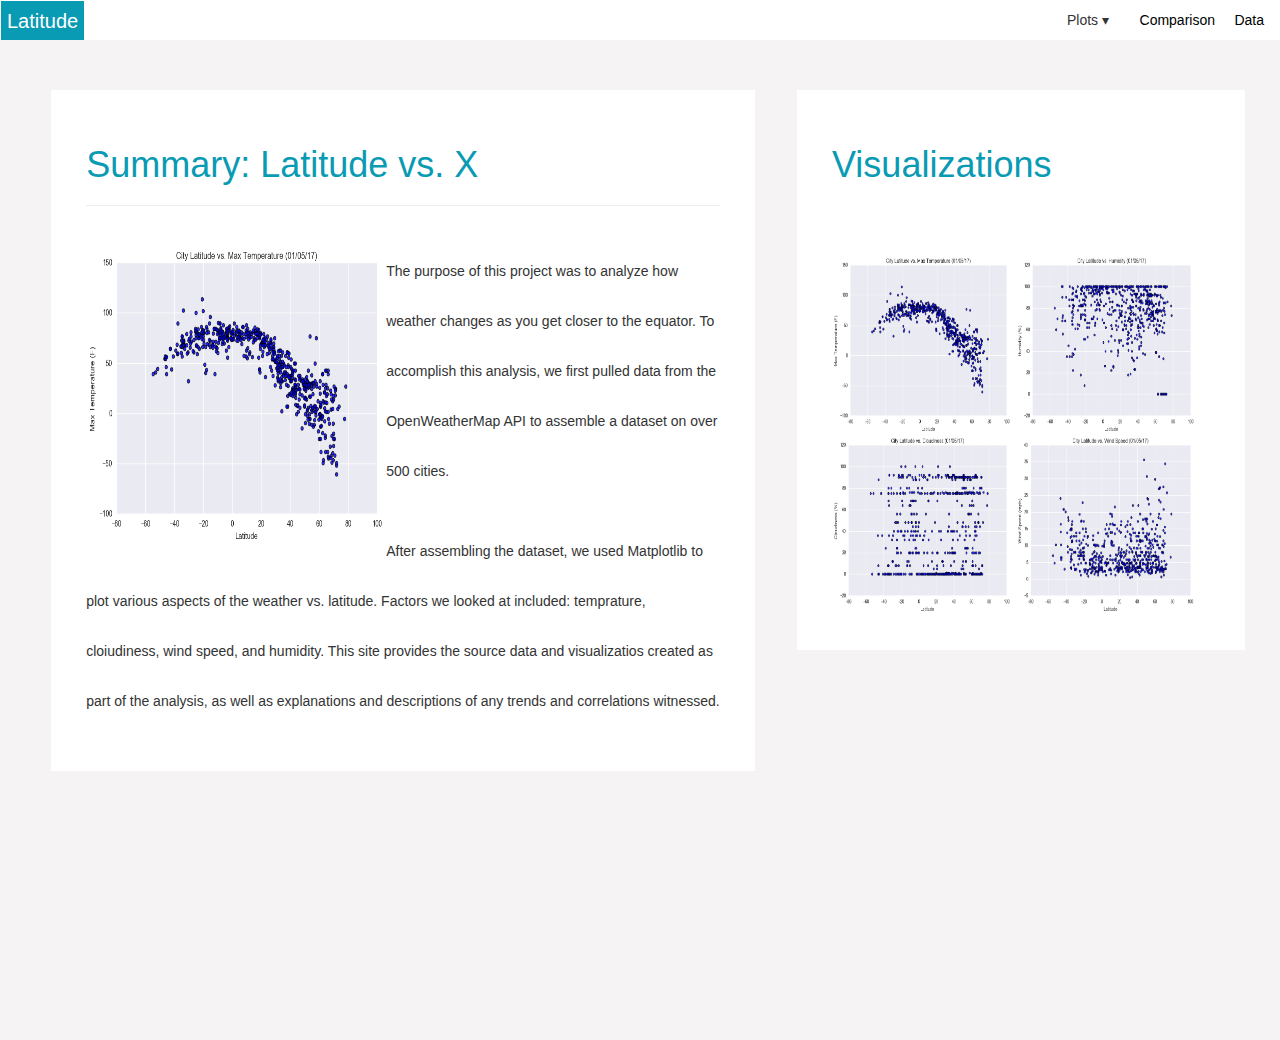
<file: index.html>
<!DOCTYPE html>
<html lang="en">
<!-- set head -->
<head>
  <meta charset="UTF-8">
  <title>WeatherPy landing</title>
  <link rel="stylesheet"  href="styles.css" >
  <link rel="stylesheet" href="reset.css" >
  <link rel="stylesheet" href="https://cdnjs.cloudflare.com/ajax/libs/twitter-bootstrap/3.3.7/css/bootstrap.min.css" />
  <script src="https://cdnjs.cloudflare.com/ajax/libs/jquery/3.3.1/jquery.min.js"></script>
  <script src="https://cdnjs.cloudflare.com/ajax/libs/twitter-bootstrap/3.3.7/js/bootstrap.min.js"></script>
  
</head>
<!-- build body -->
<body>
<!-- set header -->
 <header class="header">
   <!-- set navbar -->
   <nav class="navbar">
     <a href="index.html" class="btn" ><button class="leftbutton" href="index.html"  >Latitude</button></a> 
     <ul class="nav-menu">
       <li class="nav-item">
         <div class="dropdown">
          <!-- Link or button to toggle dropdown -->
           <button class="btn btn-light" data-toggle="dropdown" > Plots &#x25BE</button>
            <ul class="dropdown-menu" role="menu" aria-labelledby="dLabel" style="list-style-type:none;">
             <li><a href="Max Temperature.html">Max Temperature</a></li>
             <li><a  href="Humidity.html">Humidity</a></li>
             <li><a  href="Cloudiness.html">Cloudiness</a></li>
             <li><a  href="Wind Speed.html">Wind Speed</a></li>
            </ul>
         </div>
       </li>
       <li class="nav-item">
        <a href="Comparison.html"><button  class="btn rightbutton2 nav-item" style="color:black">Comparison</button></a>
       </li>
       <li class="nav-item">
        <a href="Data.html"><button class="btn rightbutton3 nav-item" style="color:black">Data</button></a>
       </li>
     </ul>
      <!-- set media query navbar -->
      <select id="nav-select" ></select>
      <!-- Link or button to toggle dropdown -->
      <button class="btn equal " data-toggle="dropdown" > <span class=" wrapper "><div class="element"></div></span></button>
      
      <ul class="dropdown-menu " role="menu" aria-labelledby="dLabel" style="list-style-type:none;">
        <li><a href="#" class="plot">Plots &#x25BE</a></li>
        <li><a href="Max Temperature.html" class="temp">Max Temperature</a></li>
        <li><a  href="Humidity.html" class="humi">Humidity</a></li>
        <li><a  href="Cloudiness.html" class="clou">Cloudiness</a></li>
        
        <li><a  href="Wind Speed.html" class="wind">Wind Speed</a></li>
        <li><a  href="Comparison.html" class="comp">Comparison</a></li>
        <li><a  href="Data.html" class="data">Data</a></li>
      </ul>      
   </nav>
 </header>

  <div >
    <figure class="box-1" ></figure>
     <figure class="box-2" >
        <header><h1 style="color: rgb(9,154,180)">Summary: Latitude vs. X</h1></header>
        <hr>
        <br>
        <a href="Max Temperature.html"><img class="image" width="300" height="300"  src="assets/images/temperaturemap.png" alt="temperaturemap" style="float:left"></a>
        <p class="p1">The purpose of this project was to analyze how weather changes as you get closer to the equator. To accomplish this analysis, we first pulled data from the OpenWeatherMap API to assemble a dataset on over 500 cities.</p>
        <br>
        <p class="p1">After assembling the dataset, we used Matplotlib to plot various aspects of the weather vs. latitude. Factors we looked at included: temprature, cloiudiness, wind speed, and humidity. This site provides the source data and visualizatios created as part of the analysis, as well as explanations and descriptions of any trends and correlations witnessed.</p>
    
      </figure>
    <figure class="box-3" >
      <header><h1 style="color: rgb(9, 154, 180);">Visualizations</h1></header>
      <br>
      <br>
      <br>
      <a href="Max Temperature.html"><img class="image" width ="180" height="180" src="assets/images/temperaturemap.png" alt="temperaturemap" style="float:left top"></a>
      <a  href="Humidity.html" ><img class="image" width ="180" height="180" src="assets/images/humiditymap.png" alt="humiditymap" style="float:right top"></a>
      <a  href="Cloudiness.html" ><img class="image" width ="180" height="180" src="assets/images/cloudymap.png" alt="cloudinessmap" style="float:left bottom"></a>
      <a  href="Wind Speed.html"><img class="image" width ="180" height="180" src="assets/images/windmap.png" alt="windmap" style="float:right bottom"></a>
    </figure>
  </div>
    

</body>
</file>
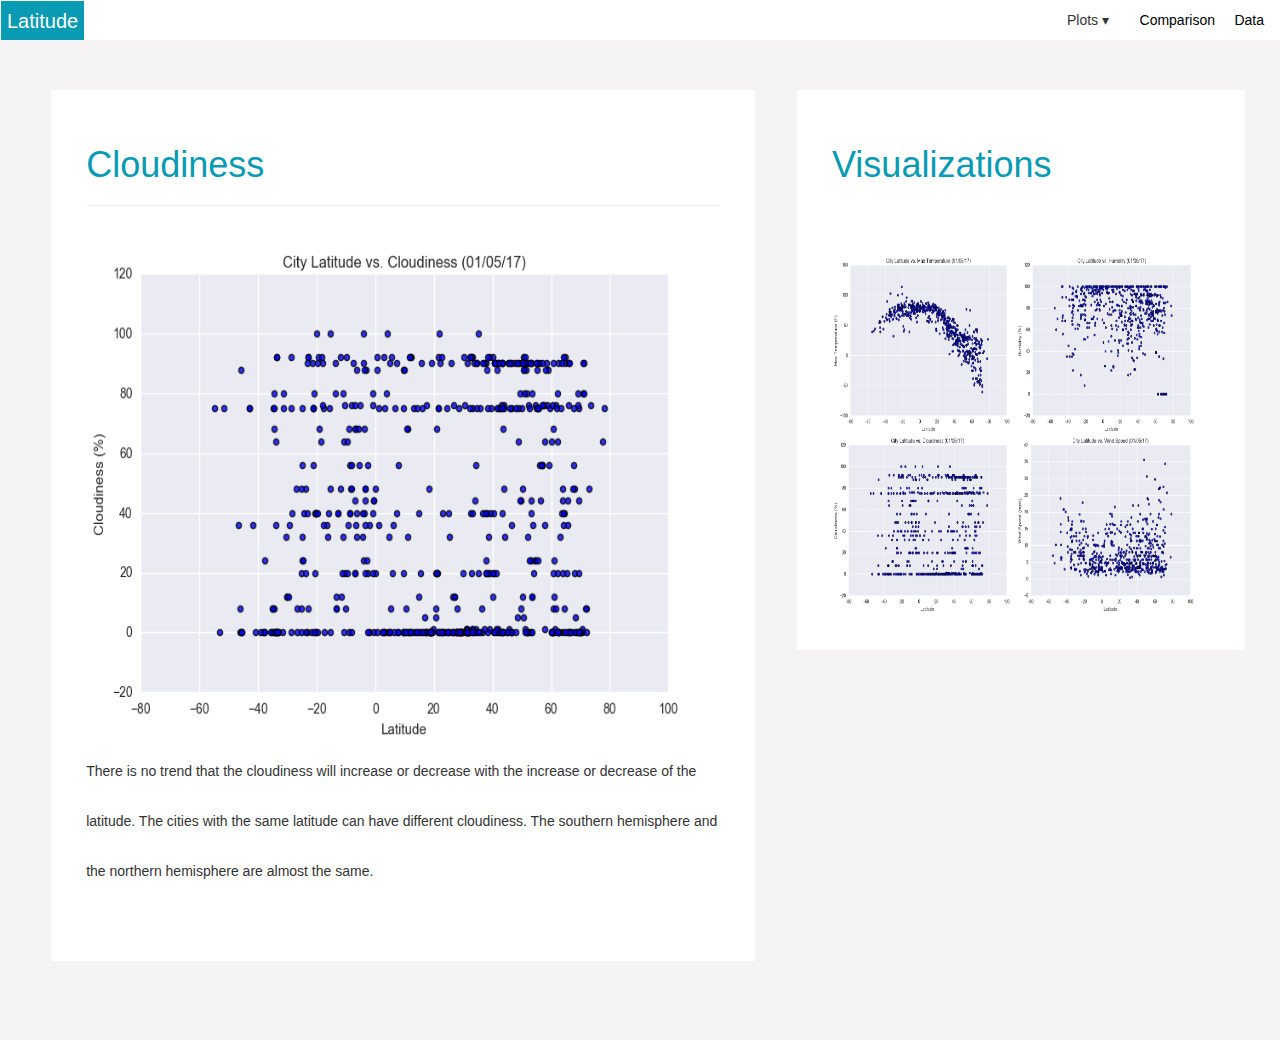
<file: Cloudiness.html>
<!DOCTYPE html>
<html lang="en">

<head>
  <meta charset="UTF-8">
  <title>WeatherPy cloudiness</title>
  <link rel="stylesheet"  href="styles.css" >
  <link rel="stylesheet" href="reset.css" >
  <link rel="stylesheet" href="https://cdnjs.cloudflare.com/ajax/libs/twitter-bootstrap/3.3.7/css/bootstrap.min.css" />
  <script src="https://cdnjs.cloudflare.com/ajax/libs/jquery/3.3.1/jquery.min.js"></script>
  <script src="https://cdnjs.cloudflare.com/ajax/libs/twitter-bootstrap/3.3.7/js/bootstrap.min.js"></script>
  
</head>

<body>
  
  <header class="header">
    <!-- set navbar -->
    <nav class="navbar">
      <a href="index.html" class="btn"><button class="leftbutton" href="index.html"  >Latitude</button></a> 
      <ul class="nav-menu">
        <li class="nav-item">
          <div class="dropdown">
           <!-- Link or button to toggle dropdown -->
            <button class="btn btn-light" data-toggle="dropdown" > Plots &#x25BE</button>
             <ul class="dropdown-menu" role="menu" aria-labelledby="dLabel" style="list-style-type:none;">
              <li><a href="Max Temperature.html">Max Temperature</a></li>
              <li><a  href="Humidity.html">Humidity</a></li>
              <li><a  href="Cloudiness.html">Cloudiness</a></li>
              <li><a  href="Wind Speed.html">Wind Speed</a></li>
             </ul>
          </div>
        </li>
        <li class="nav-item">
         <a href="Comparison.html"><button  class="btn rightbutton2 nav-item" style="color:black">Comparison</button></a>
        </li>
        <li class="nav-item">
         <a href="Data.html"><button class="btn rightbutton3 nav-item" style="color:black">Data</button></a>
        </li>
      </ul>
       <!-- set media query navbar -->
       <select id="nav-select" ></select>
       <!-- Link or button to toggle dropdown -->
       <button class="btn equal " data-toggle="dropdown" > <span class=" wrapper "><div class="element"></div></span></button>
       
       <ul class="dropdown-menu " role="menu" aria-labelledby="dLabel" style="list-style-type:none;">
         <li><a href="#" class="plot">Plots &#x25BE</a></li>
         <li><a href="Max Temperature.html" class="temp">Max Temperature</a></li>
         <li><a  href="Humidity.html" class="humi">Humidity</a></li>
         <li><a  href="Cloudiness.html" class="clou">Cloudiness</a></li>
         
         <li><a  href="Wind Speed.html" class="wind">Wind Speed</a></li>
         <li><a  href="Comparison.html" class="comp">Comparison</a></li>
         <li><a  href="Data.html" class="data">Data</a></li>
       </ul>      
    </nav>
  </header>

  
   
     
  
    
 
    <div >
      
      <figure class="box-1" ></figure>
      <figure class="box-2" >
        <header><h1 style="color: rgb(9,154,180)">Cloudiness</h1></header>
        
        <hr>
        <br>
        <img class="image" width="600" height="500"  src="assets/images/cloudymap.png" alt="temperaturemap" style="float:up">
        <p class="p1">There is no trend that the cloudiness will increase or decrease with the increase or decrease of the latitude. The cities with the same latitude can have different cloudiness. The southern hemisphere and the northern hemisphere are almost the same.</p>
        <br>
            
      </figure>
<figure class="box-3" >
<header><h1 style="color: rgb(9, 154, 180);">Visualizations</h1></header>
<br>
<br>
<br>
<a href="Max Temperature.html"><img class="image" width ="180" height="180" src="assets/images/temperaturemap.png" alt="temperaturemap" style="float:left top"></a>
<a  href="Humidity.html" ><img class="image" width ="180" height="180" src="assets/images/humiditymap.png" alt="humiditymap" style="float:right top"></a>
<a  href="Cloudiness.html" ><img class="image" width ="180" height="180" src="assets/images/cloudymap.png" alt="cloudinessmap" style="float:left bottom"></a>
<a  href="Wind Speed.html"><img class="image" width ="180" height="180" src="assets/images/windmap.png" alt="windmap" style="float:right bottom"></a>
</figure>
    </div>
    

  </body>
</file>
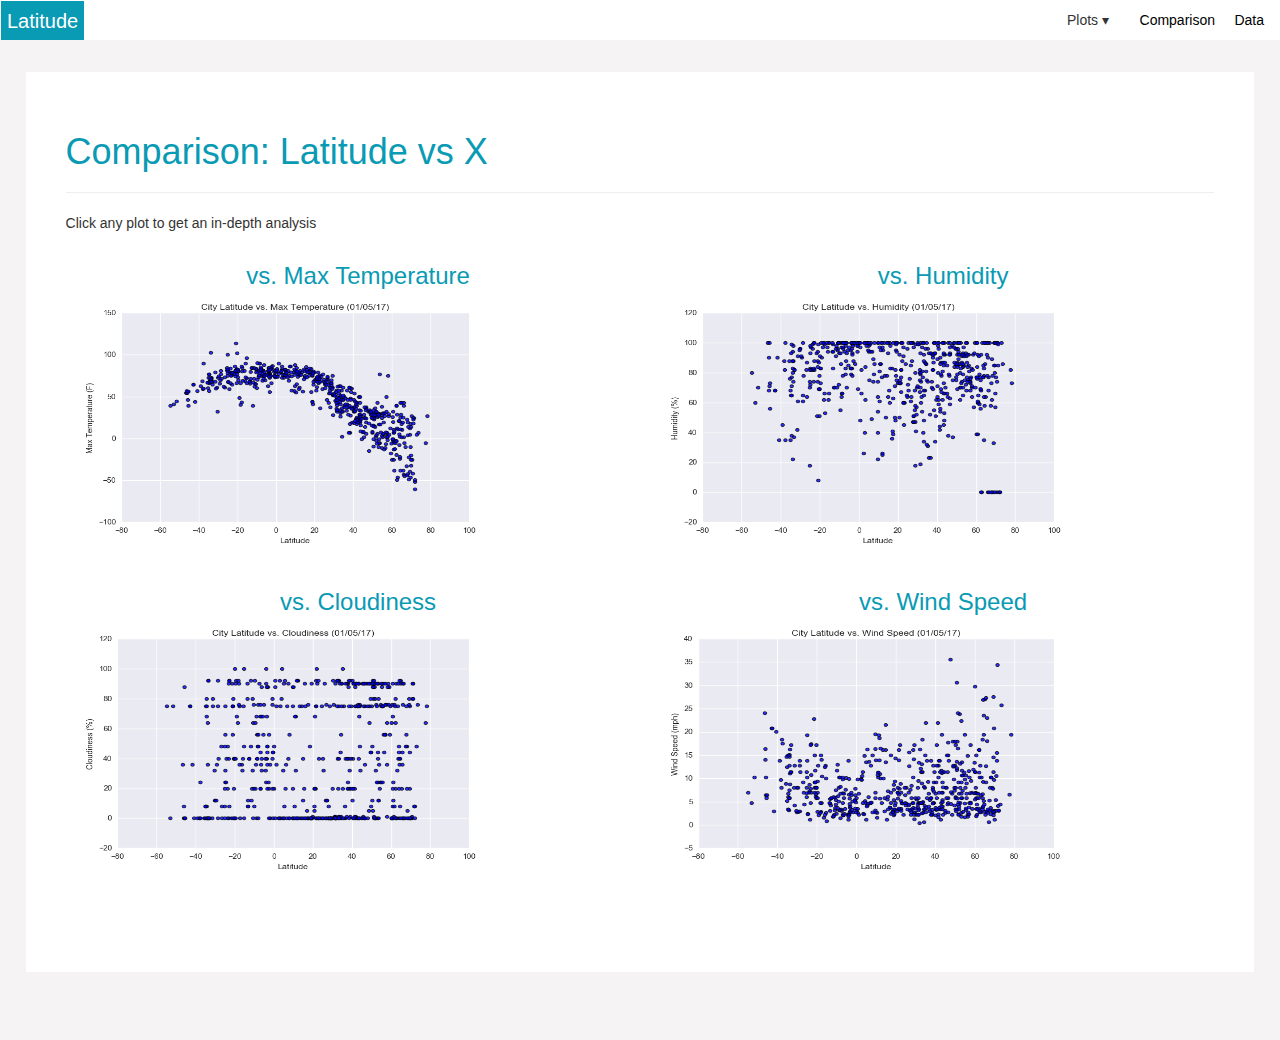
<file: Comparison.html>
<!DOCTYPE html>
<html lang="en">

<head>
  <meta charset="UTF-8">
  <title>WeatherPy comparison</title>
  <link rel="stylesheet"  href="styles.css" >
  <link rel="stylesheet" href="reset.css" >
  <link rel="stylesheet" href="https://cdnjs.cloudflare.com/ajax/libs/twitter-bootstrap/3.3.7/css/bootstrap.min.css" />
  <script src="https://cdnjs.cloudflare.com/ajax/libs/jquery/3.3.1/jquery.min.js"></script>
  <script src="https://cdnjs.cloudflare.com/ajax/libs/twitter-bootstrap/3.3.7/js/bootstrap.min.js"></script>
  
</head>

<body>
  
  <header class="header">
    <!-- set navbar -->
    <nav class="navbar">
      <a href="index.html"><button class="leftbutton" href="index.html"  >Latitude</button></a> 
      <ul class="nav-menu">
        <li class="nav-item">
          <div class="dropdown">
           <!-- Link or button to toggle dropdown -->
            <button class="btn btn-light" data-toggle="dropdown" > Plots &#x25BE</button>
             <ul class="dropdown-menu" role="menu" aria-labelledby="dLabel" style="list-style-type:none;">
              <li><a href="Max Temperature.html">Max Temperature</a></li>
              <li><a  href="Humidity.html">Humidity</a></li>
              <li><a  href="Cloudiness.html">Cloudiness</a></li>
              <li><a  href="Wind Speed.html">Wind Speed</a></li>
             </ul>
          </div>
        </li>
        <li class="nav-item">
         <a href="Comparison.html"><button  class="btn rightbutton2 nav-item" style="color:black">Comparison</button></a>
        </li>
        <li class="nav-item">
         <a href="Data.html"><button class="btn rightbutton3 nav-item" style="color:black">Data</button></a>
        </li>
      </ul>
       <!-- set media query navbar -->
       <select id="nav-select" ></select>
       <!-- Link or button to toggle dropdown -->
       <button class="btn equal " data-toggle="dropdown" > <span class=" wrapper "><div class="element"></div></span></button>
       
       <ul class="dropdown-menu " role="menu" aria-labelledby="dLabel" style="list-style-type:none;">
         <li><a href="#" class="plot">Plots &#x25BE</a></li>
         <li><a href="Max Temperature.html" class="temp">Max Temperature</a></li>
         <li><a  href="Humidity.html" class="humi">Humidity</a></li>
         <li><a  href="Cloudiness.html" class="clou">Cloudiness</a></li>
         
         <li><a  href="Wind Speed.html" class="wind">Wind Speed</a></li>
         <li><a  href="Comparison.html" class="comp">Comparison</a></li>
         <li><a  href="Data.html" class="data">Data</a></li>
       </ul>      
    </nav>
  </header>

  
   
     
  
    
 
    <div >
      
      <figure class="comparisonbox1" ></figure> 
      
      <figure class="comparisonbox2" >
        <h1 style="color: rgb(9, 154, 180);">Comparison: Latitude vs X</h1>
        
        <hr>
        <p>Click any plot to get an in-depth analysis</p>
        
        
  
   
        
        <div class="container">
        <div class="row">
            <div class="col-md-6">
    
        
        
        <h3 style="color: rgb(9, 154, 180);" class="text-center">vs. Max Temperature</h3>
        
       <!-- <div class="comparisonimage"> -->
        <a href="Max Temperature.html"><image class="image" width="400" height="250" src="assets/images/temperaturemap.png" alt="temperaturemap" ></image> </a>
      
 </div>  
    
        
        
        <!-- </figure> -->
     <!-- <figure class="comparisonbox4">    -->
   
        <div class="col-md-6">
        <h3 style="color: rgb(9, 154, 180);" class="text-center">vs. Humidity</h3>
        <a href="Humidity.html"><image href="#" class="image" width="400" height="250" src="assets/images/humiditymap.png" alt="temperaturemap" ></image></a>
        
    </div>
    <!-- <figure class="comparisonbox5"> -->
        </div>

        <div class="row">
            <div class="col-md-6">
        <br>
        <h3 style="color: rgb(9, 154, 180);text-align:center">vs. Cloudiness</h3>
        <a href="Cloudiness.html"><image href="#" class="image" width="400" height="250" src="assets/images/cloudymap.png" alt="temperaturemap" ></image></a>
        
            </div>
    <!-- <figure class="comparisonbox6"> -->
        <div class="col-md-6">
        <br>
        <h3 style="color: rgb(9, 154, 180);text-align:center">vs. Wind Speed</h3>
        <a href="Wind Speed.html"><image href="#" class="image" width="400" height="250" src="assets/images/windmap.png" alt="temperaturemap" ></image></a>
        
        </div>

    </div>
    

  </body>
</file>
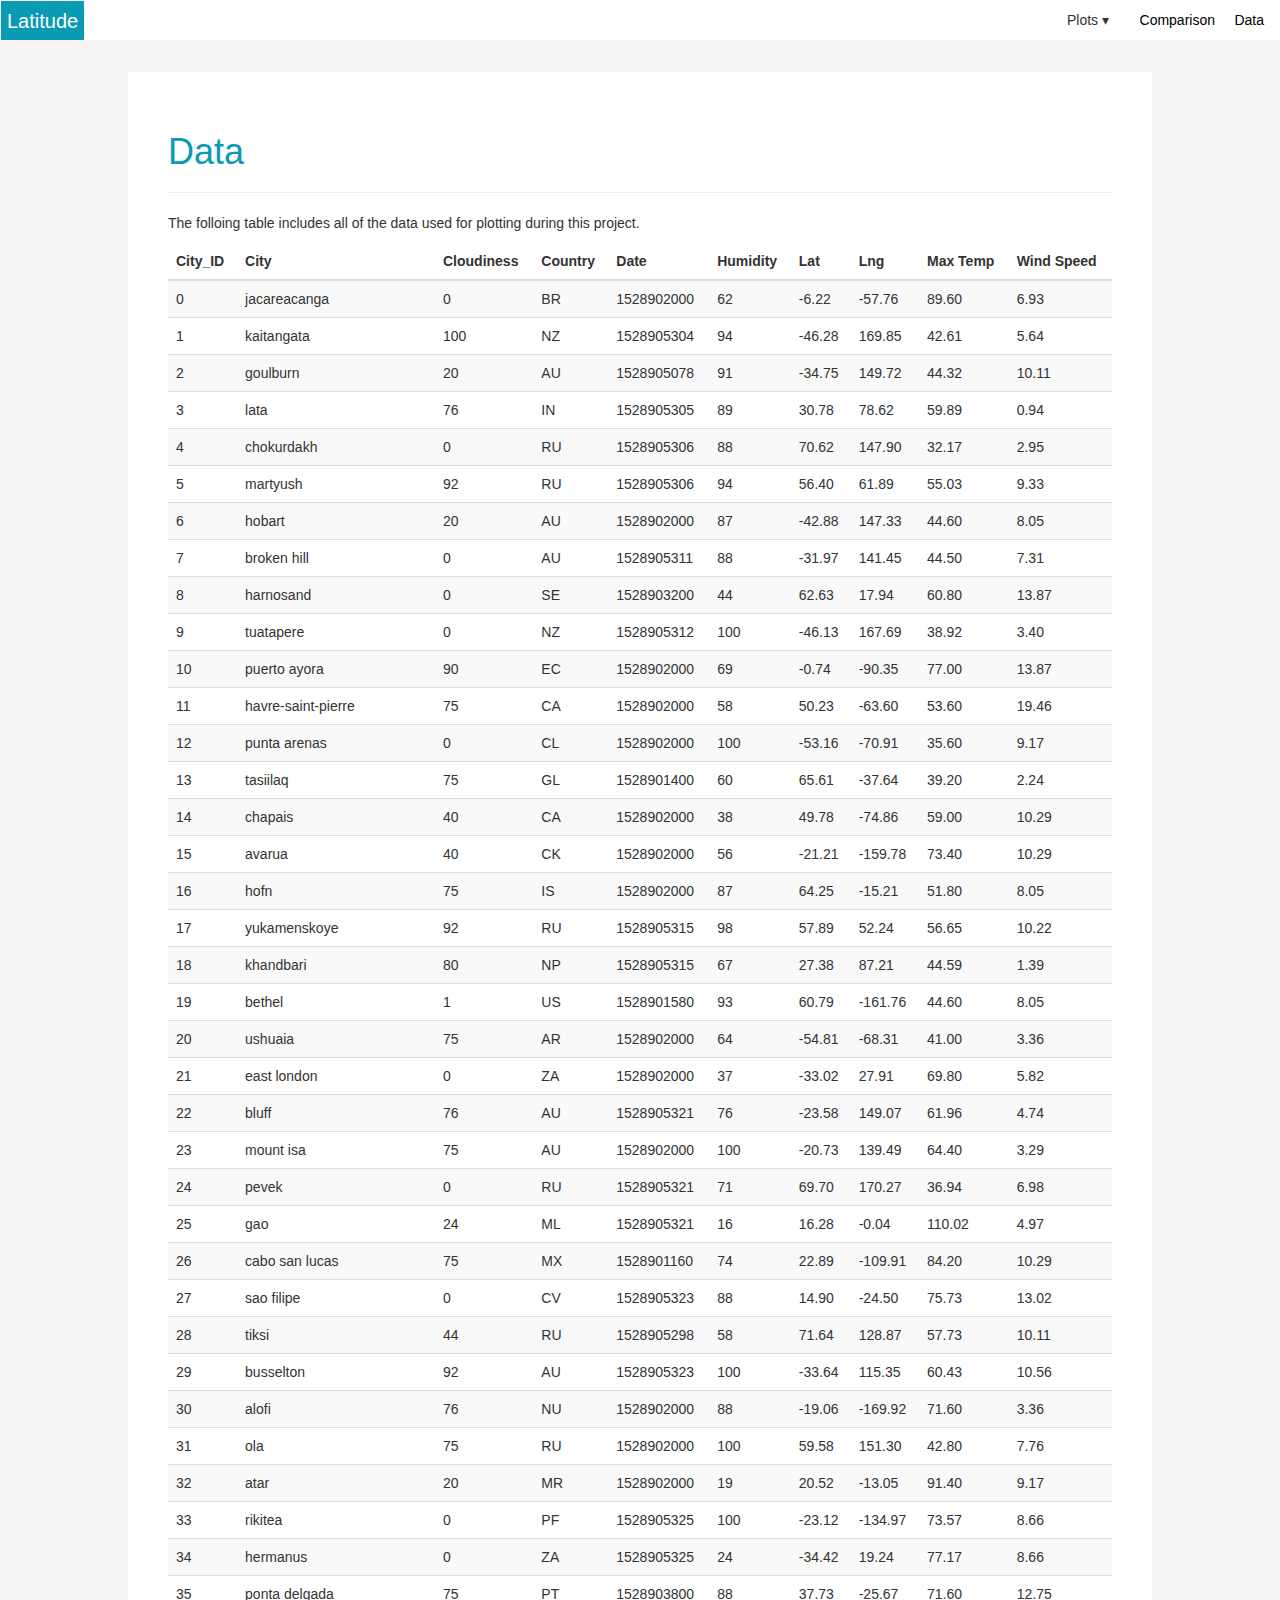
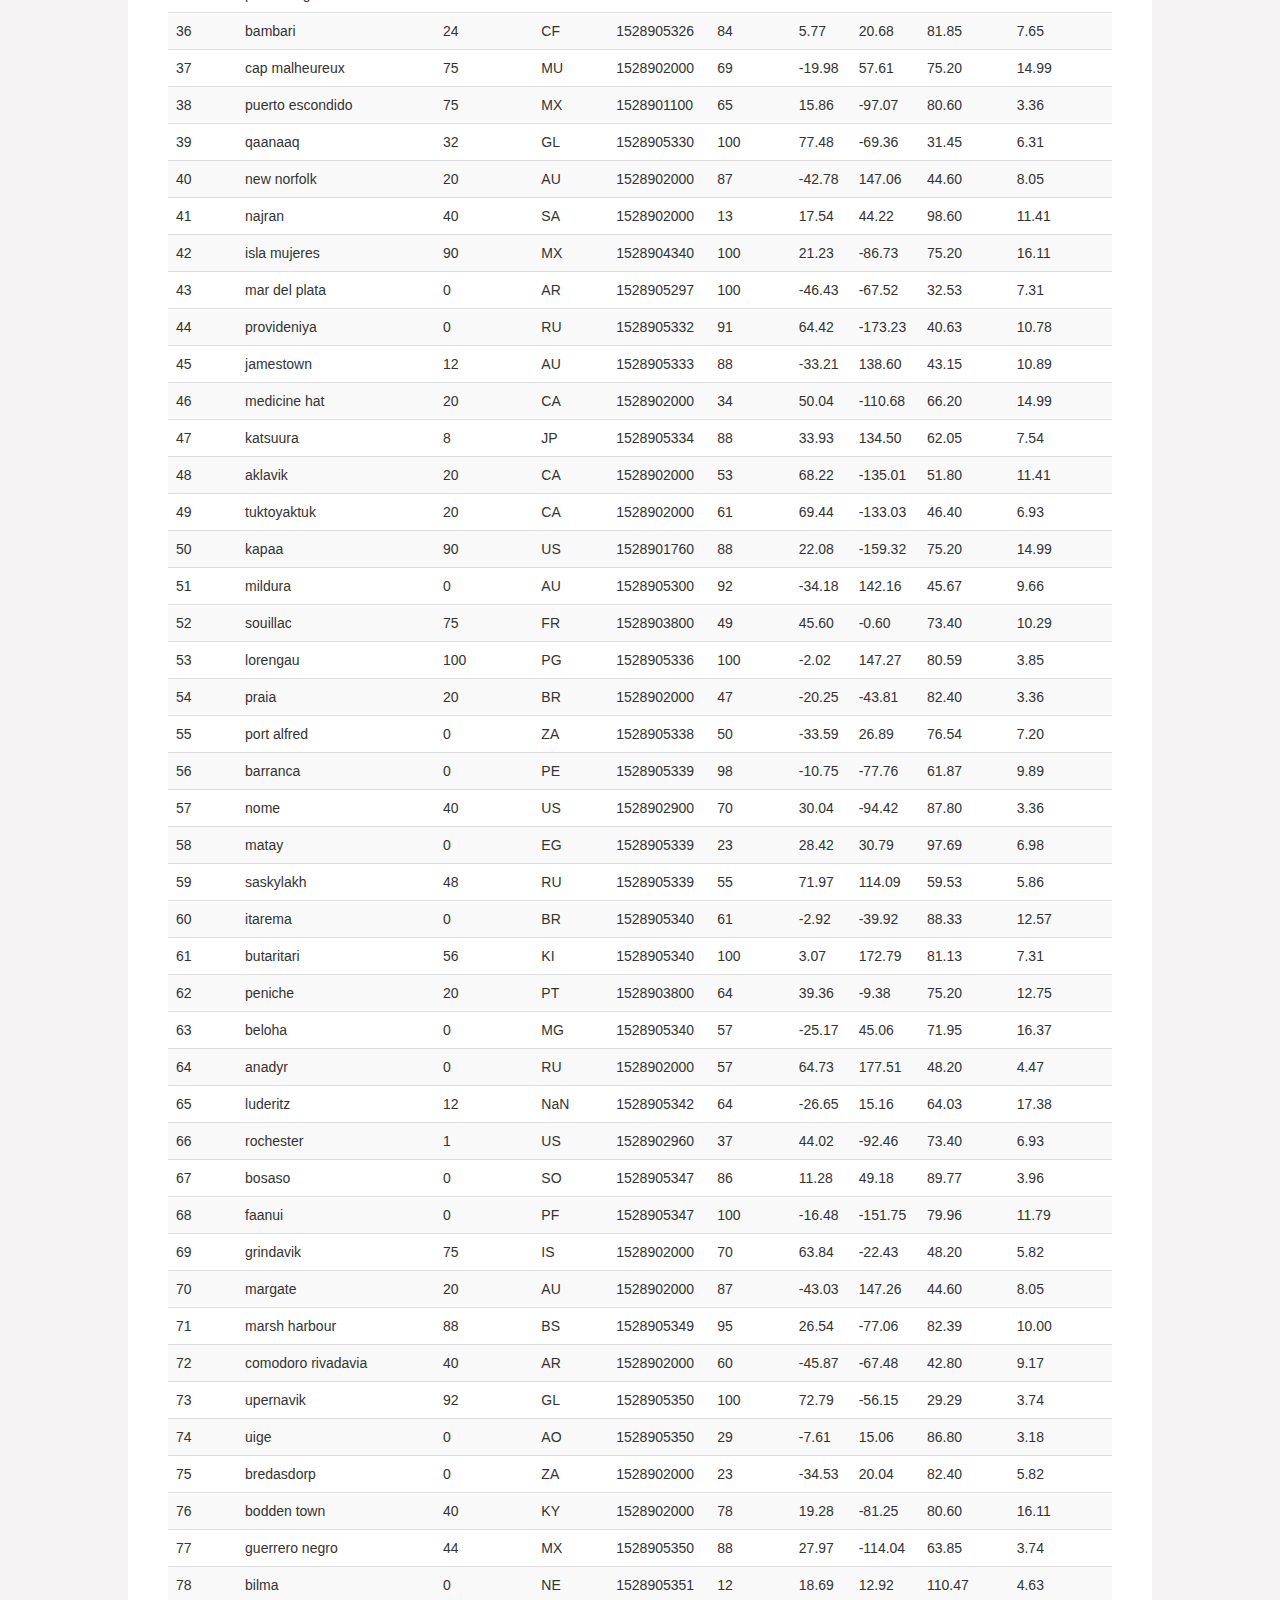
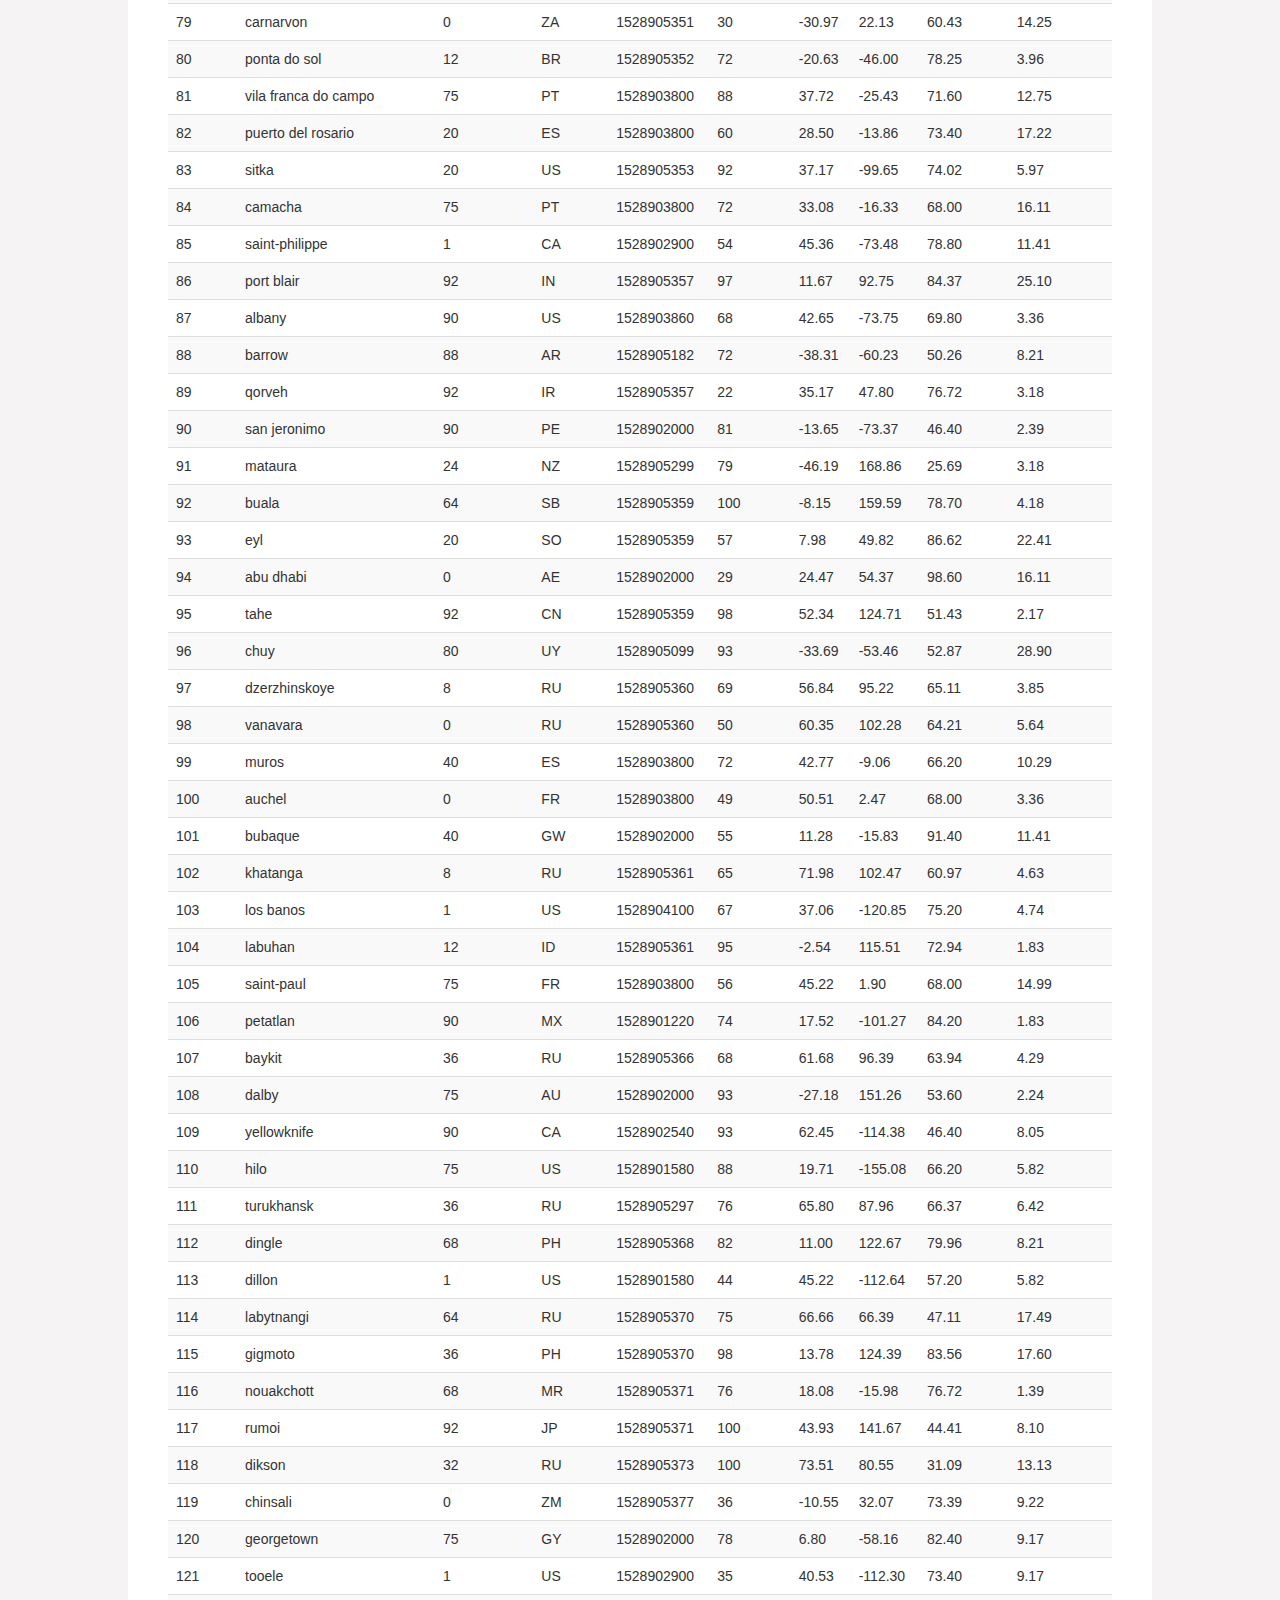
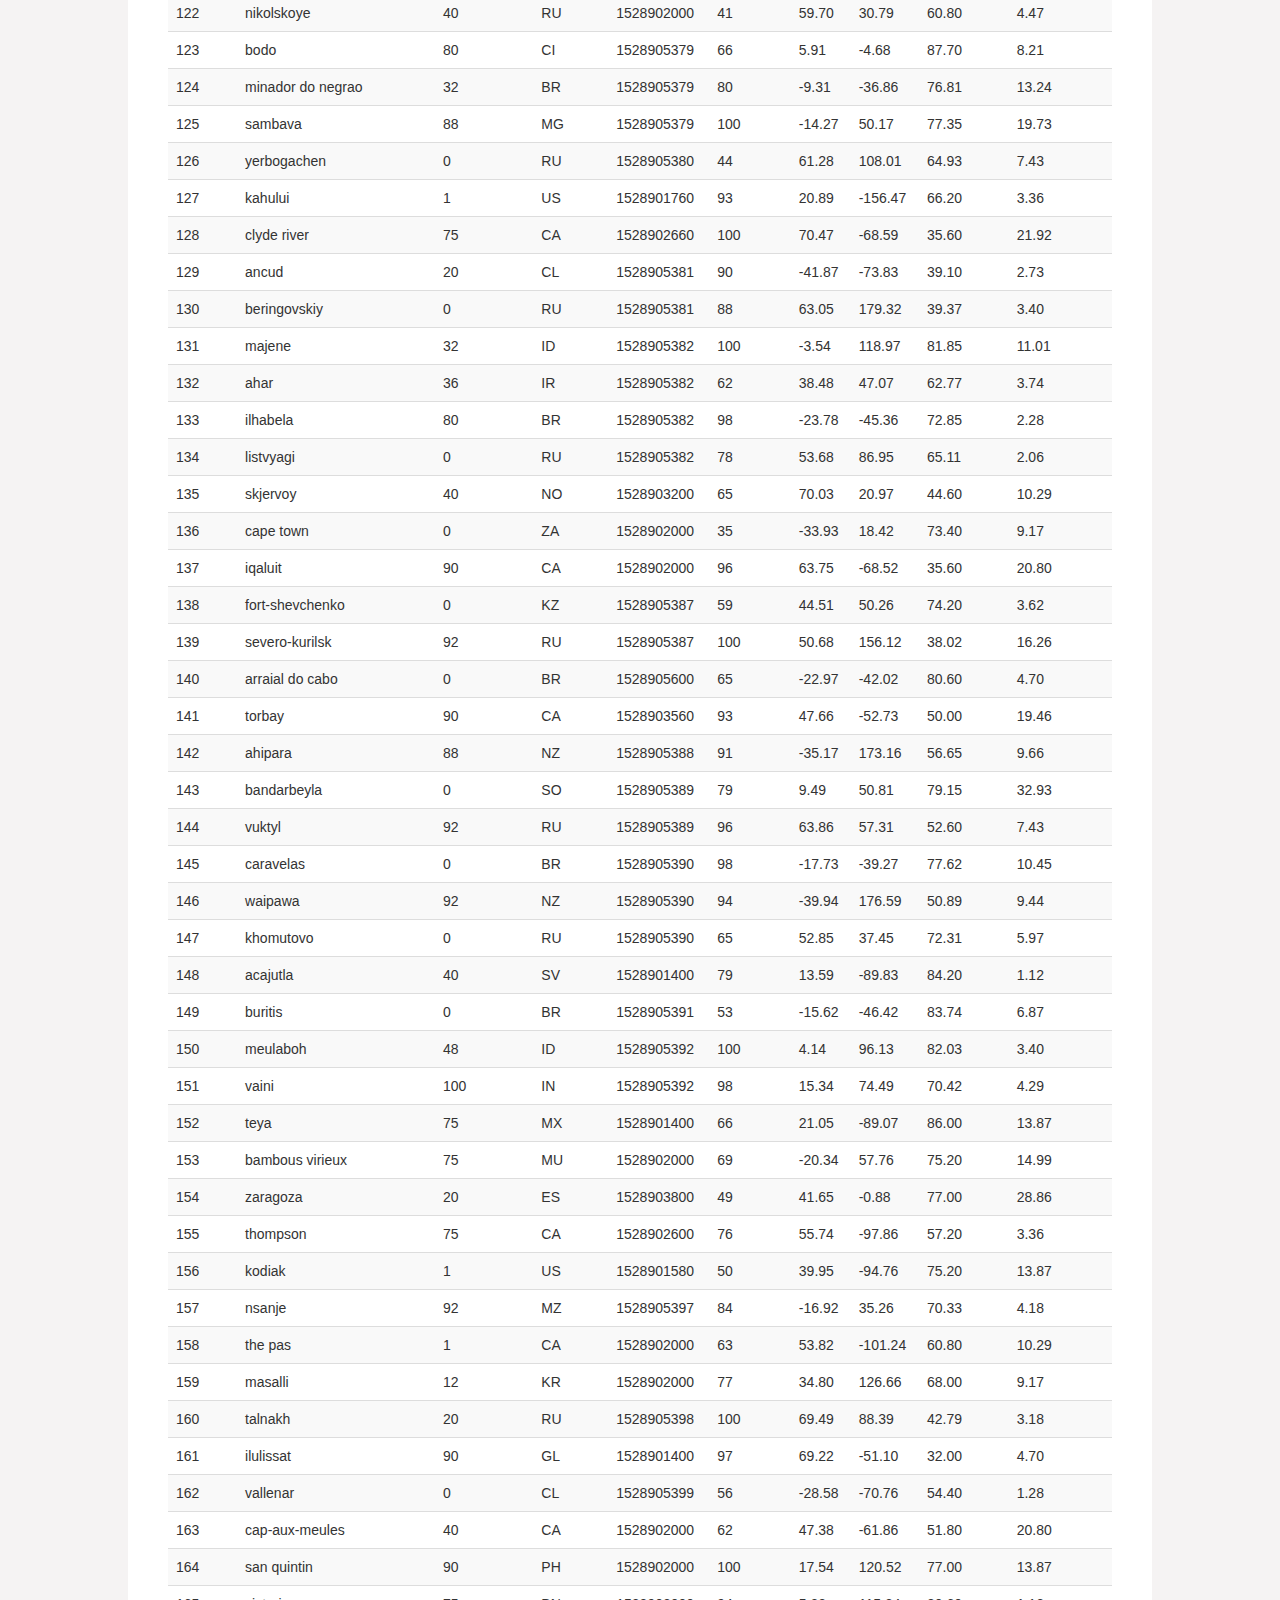
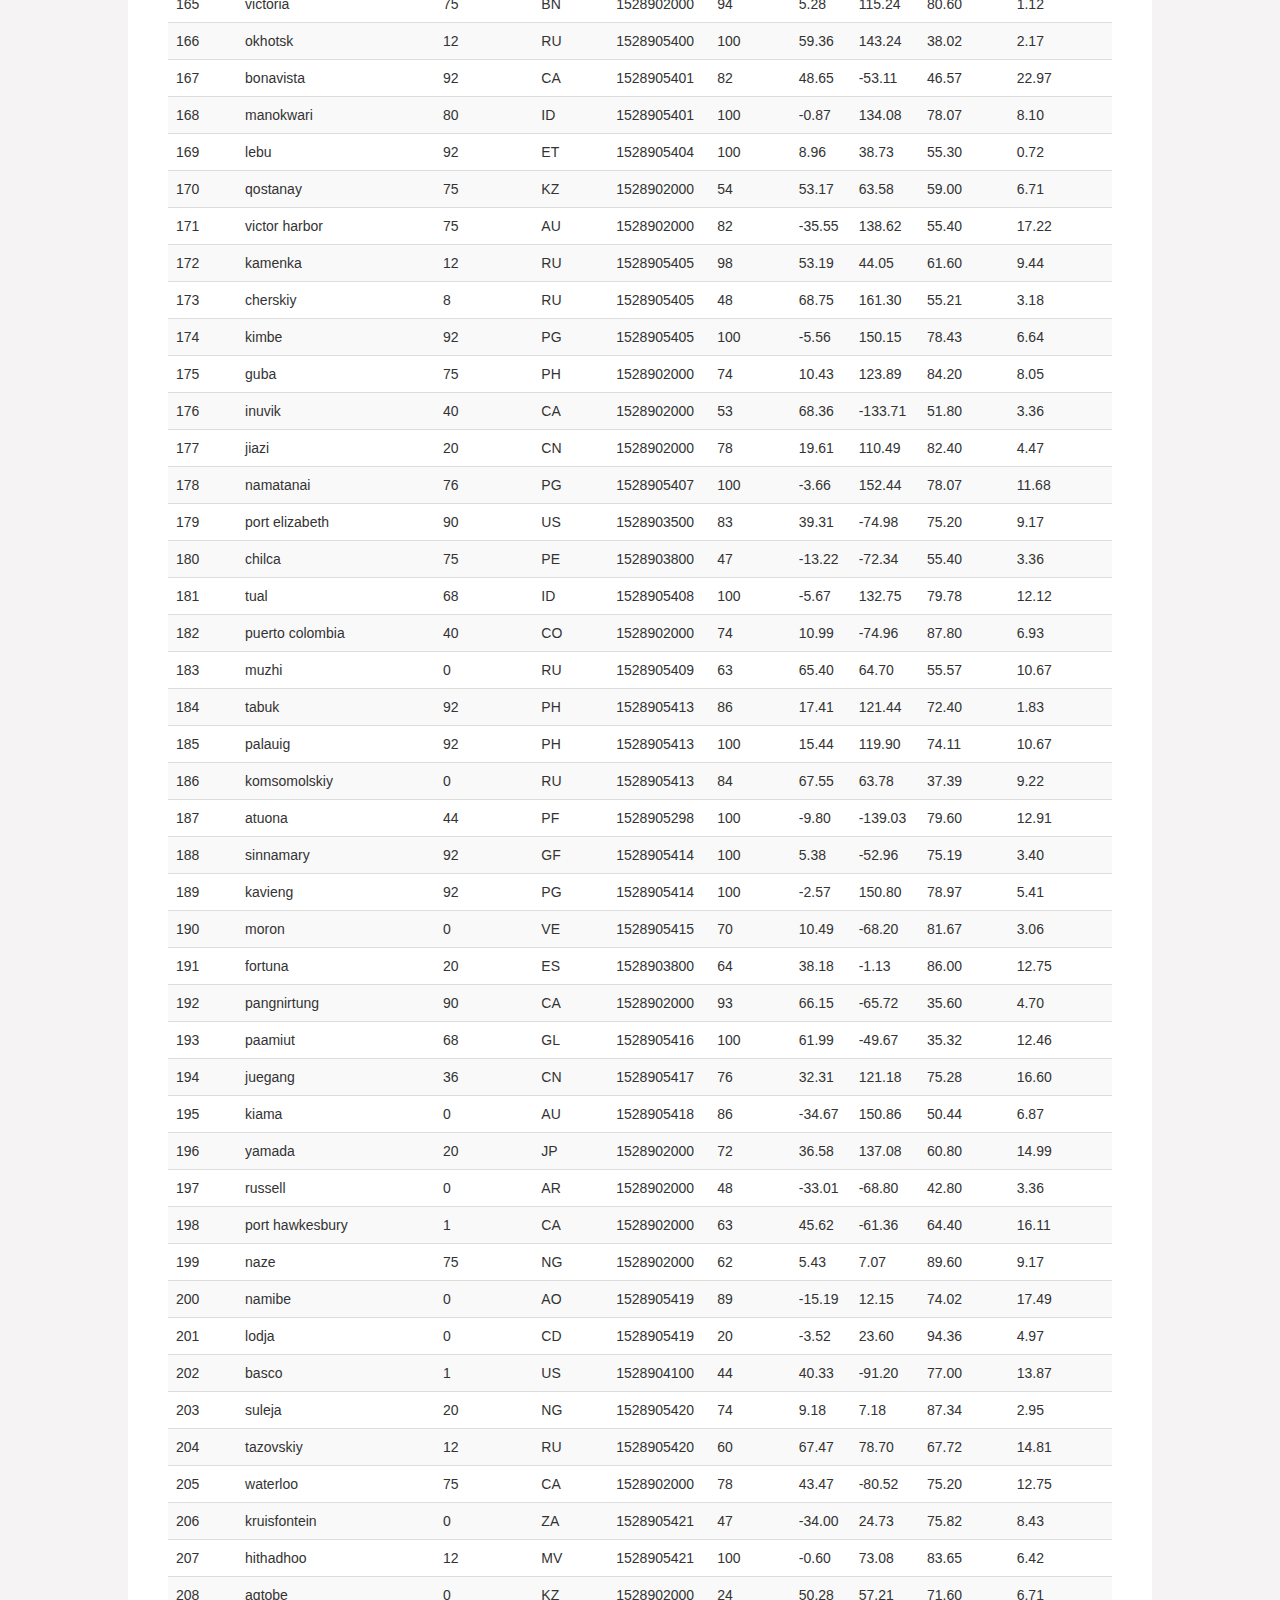
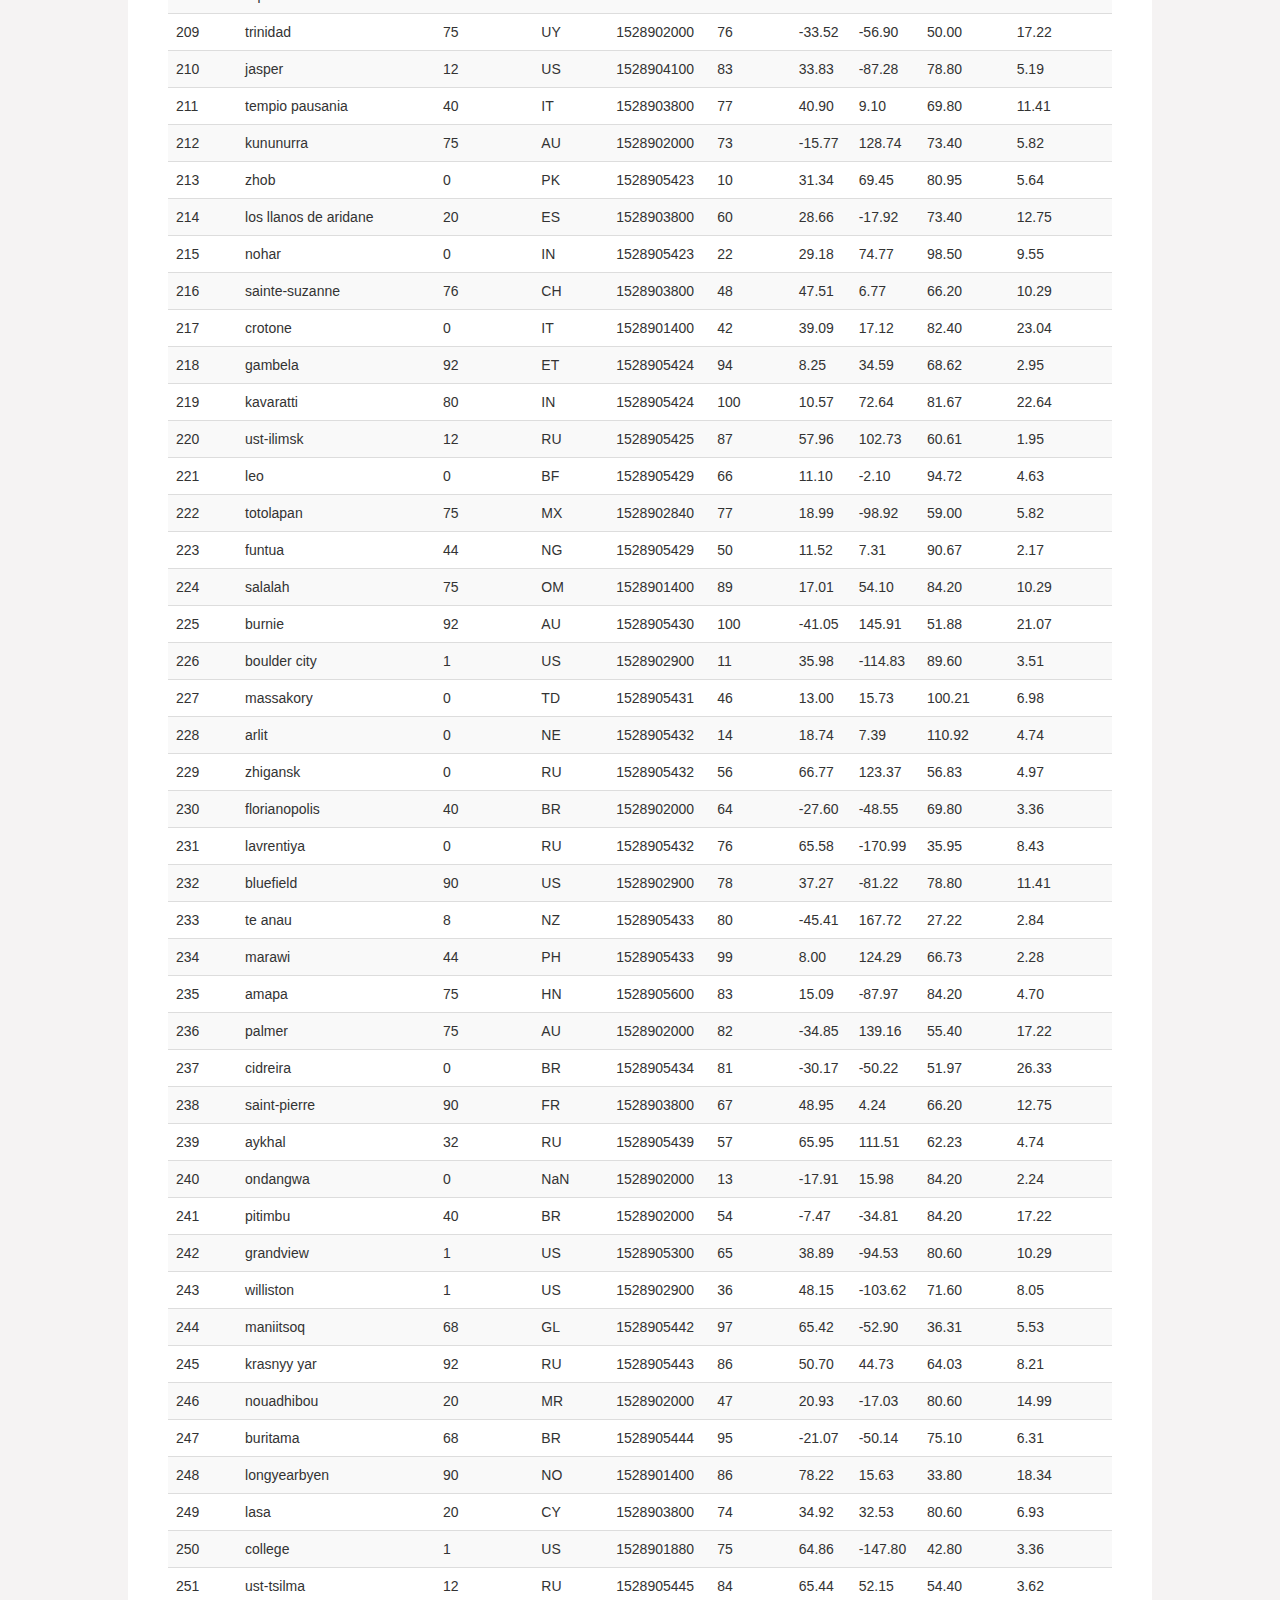
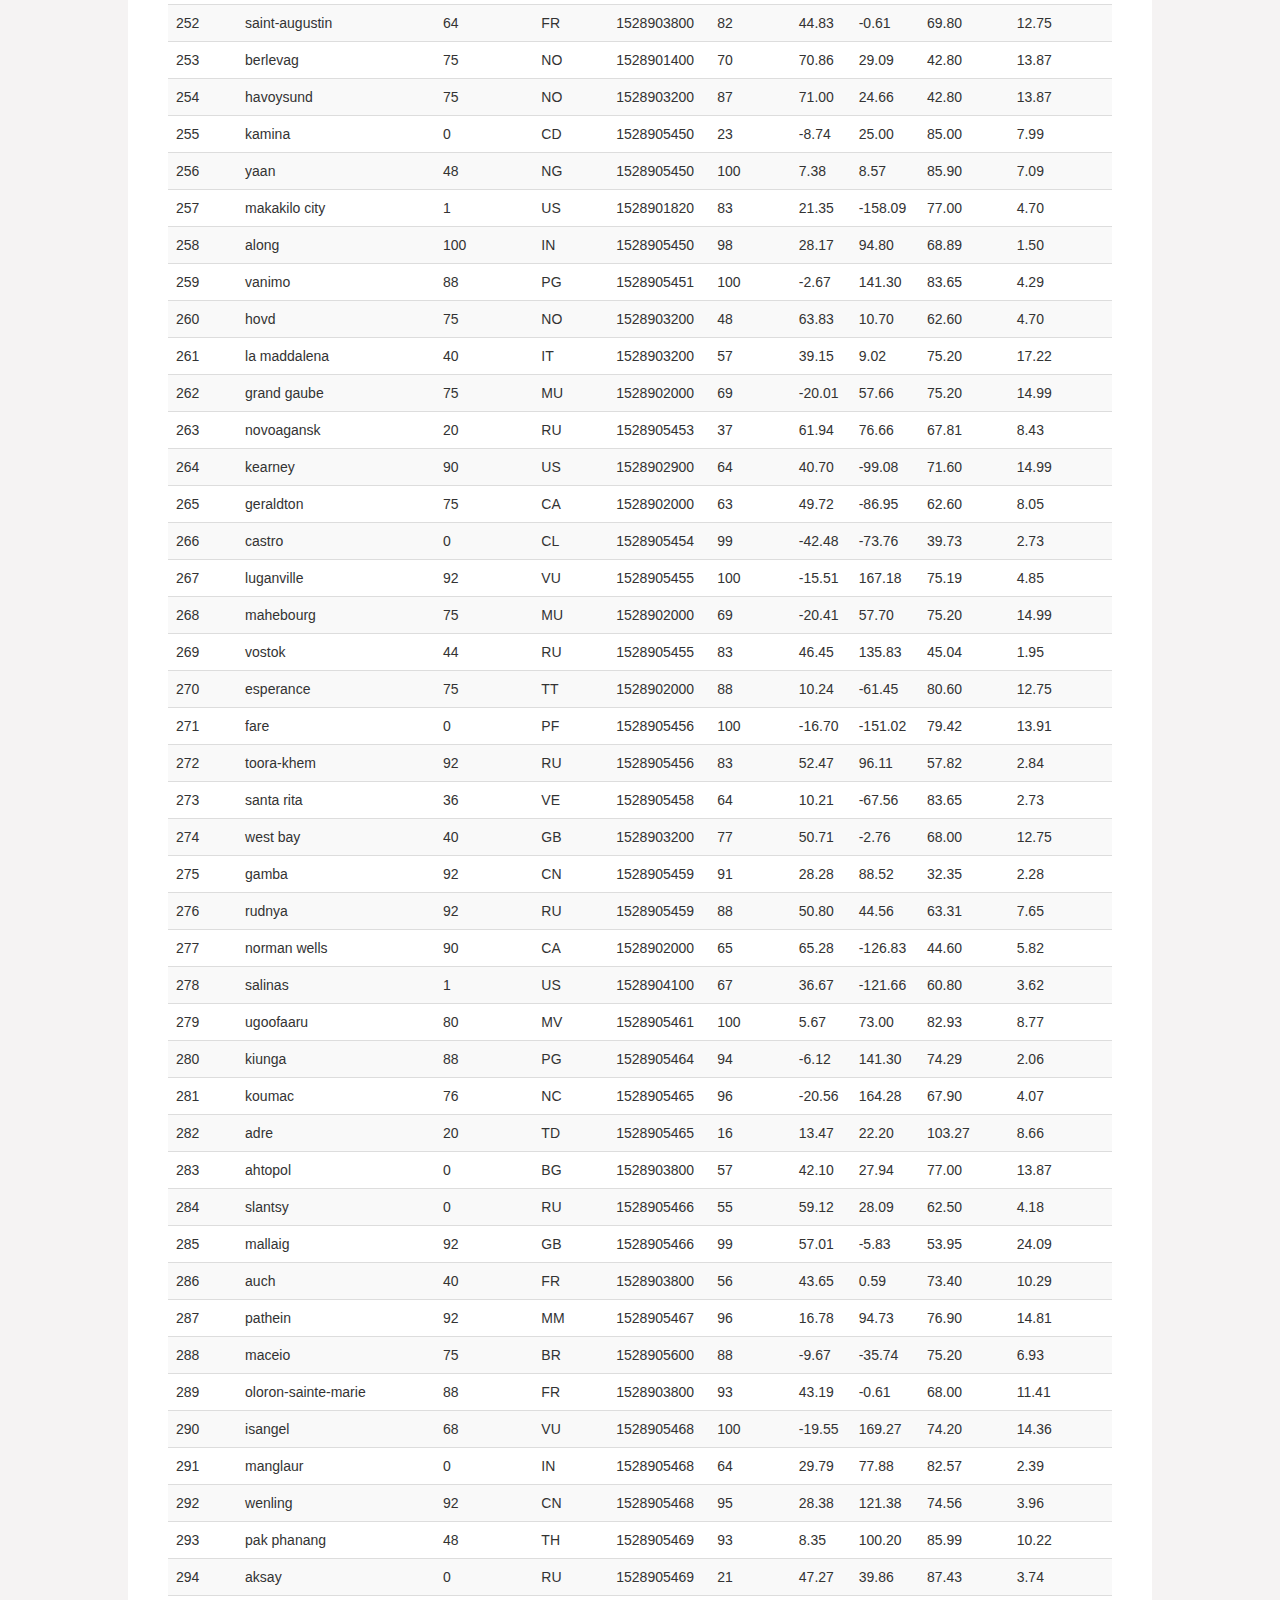
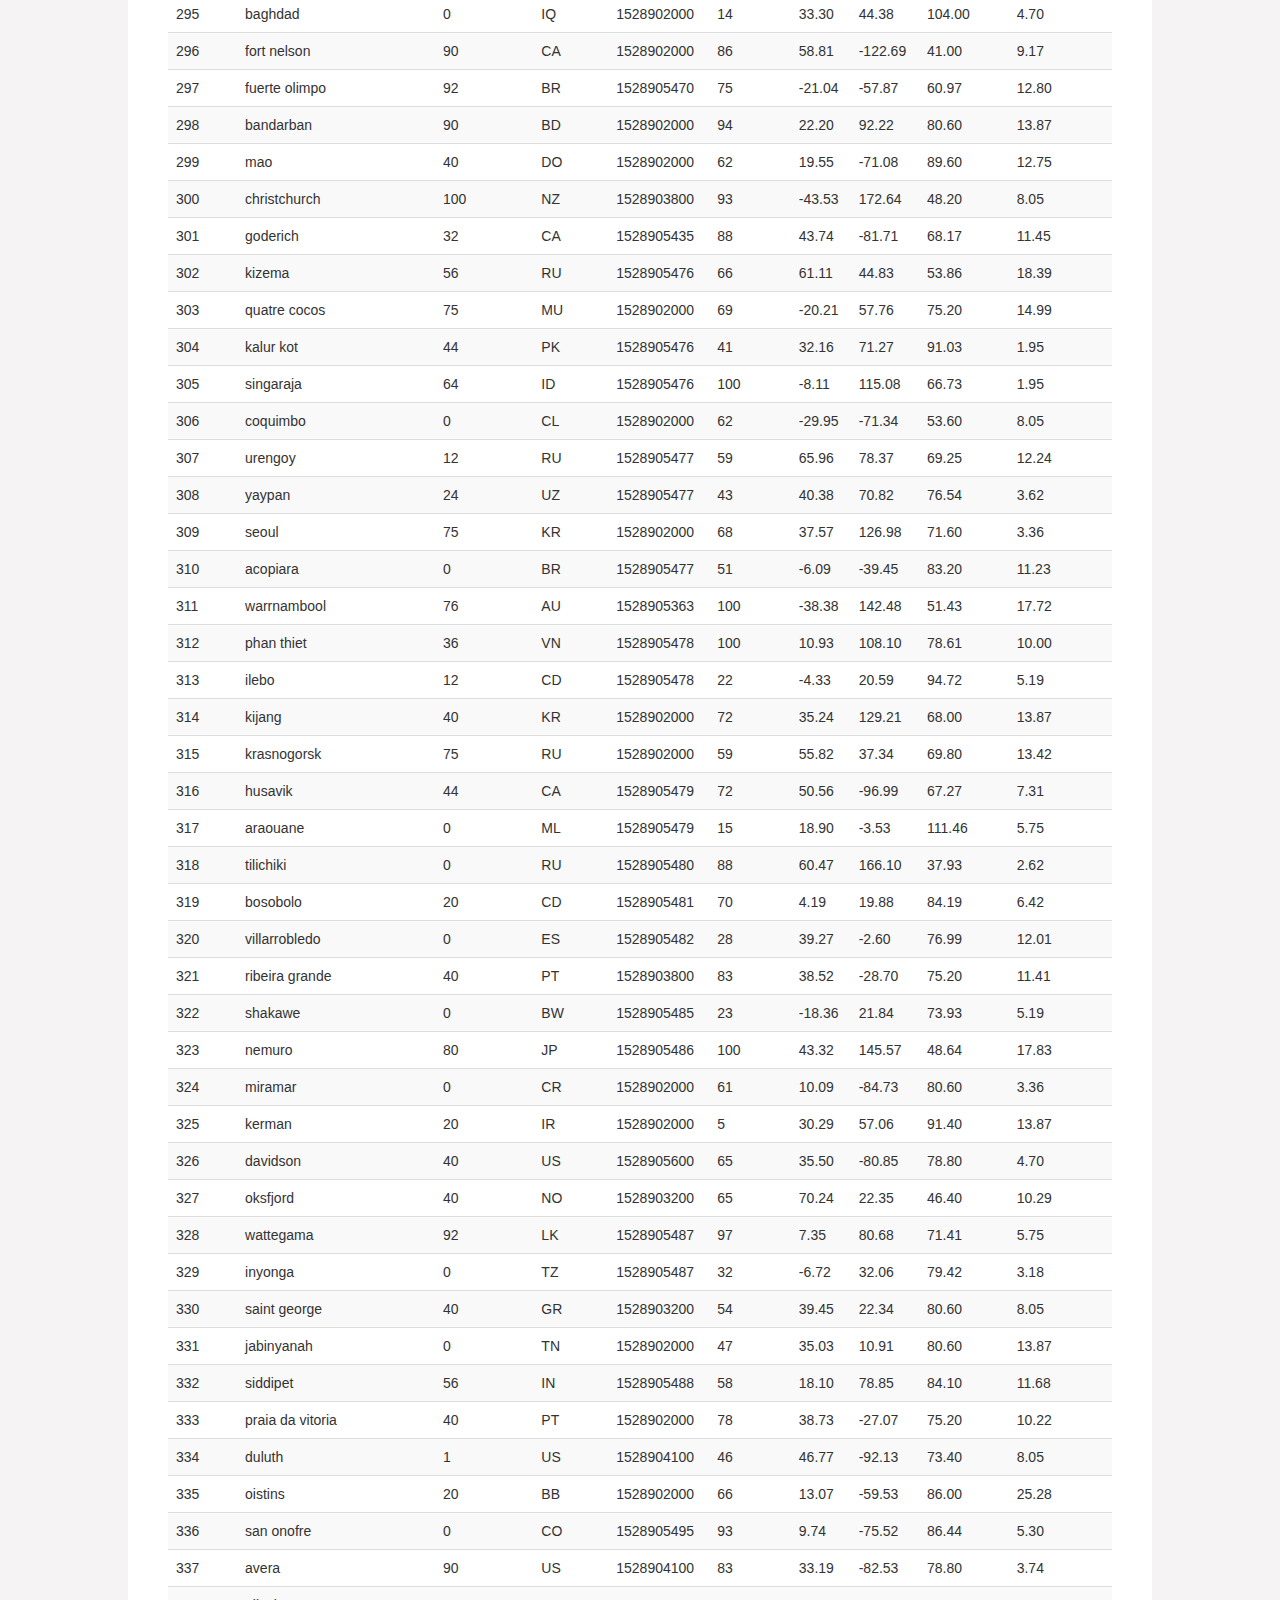
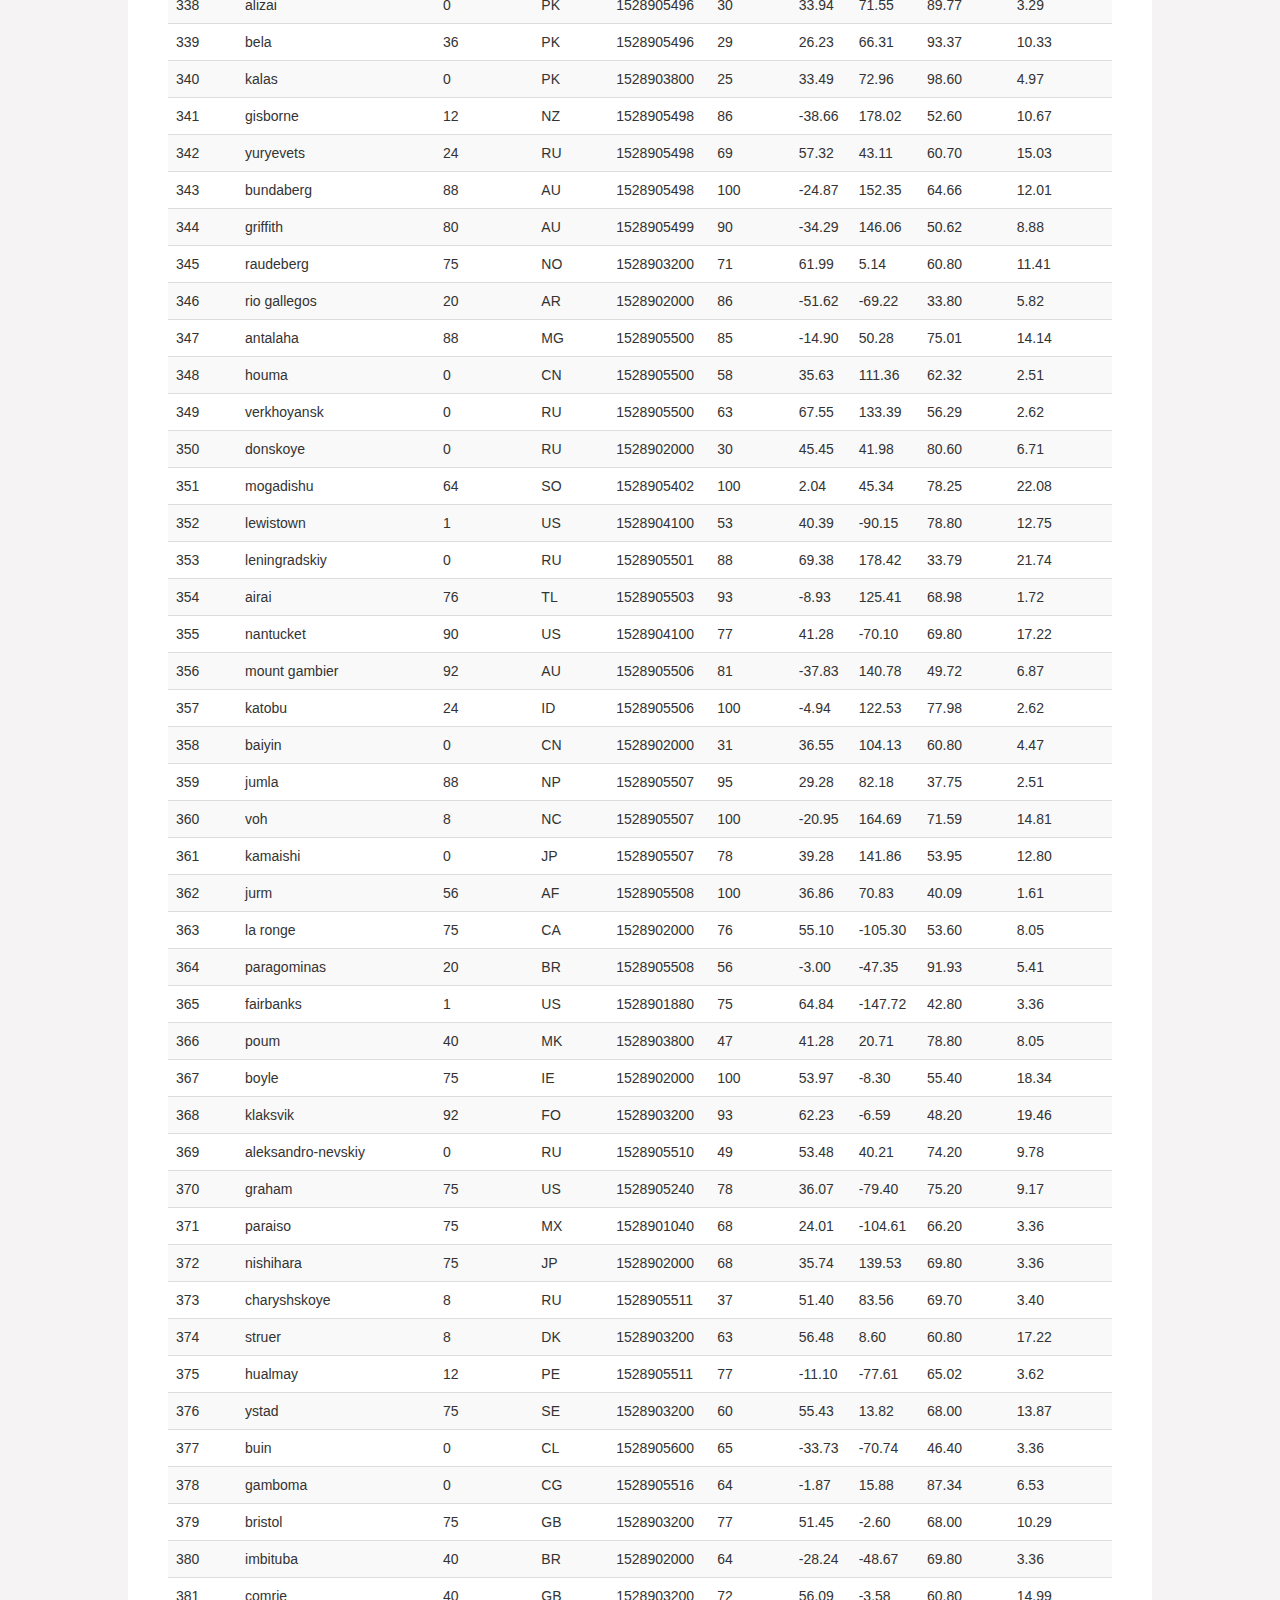
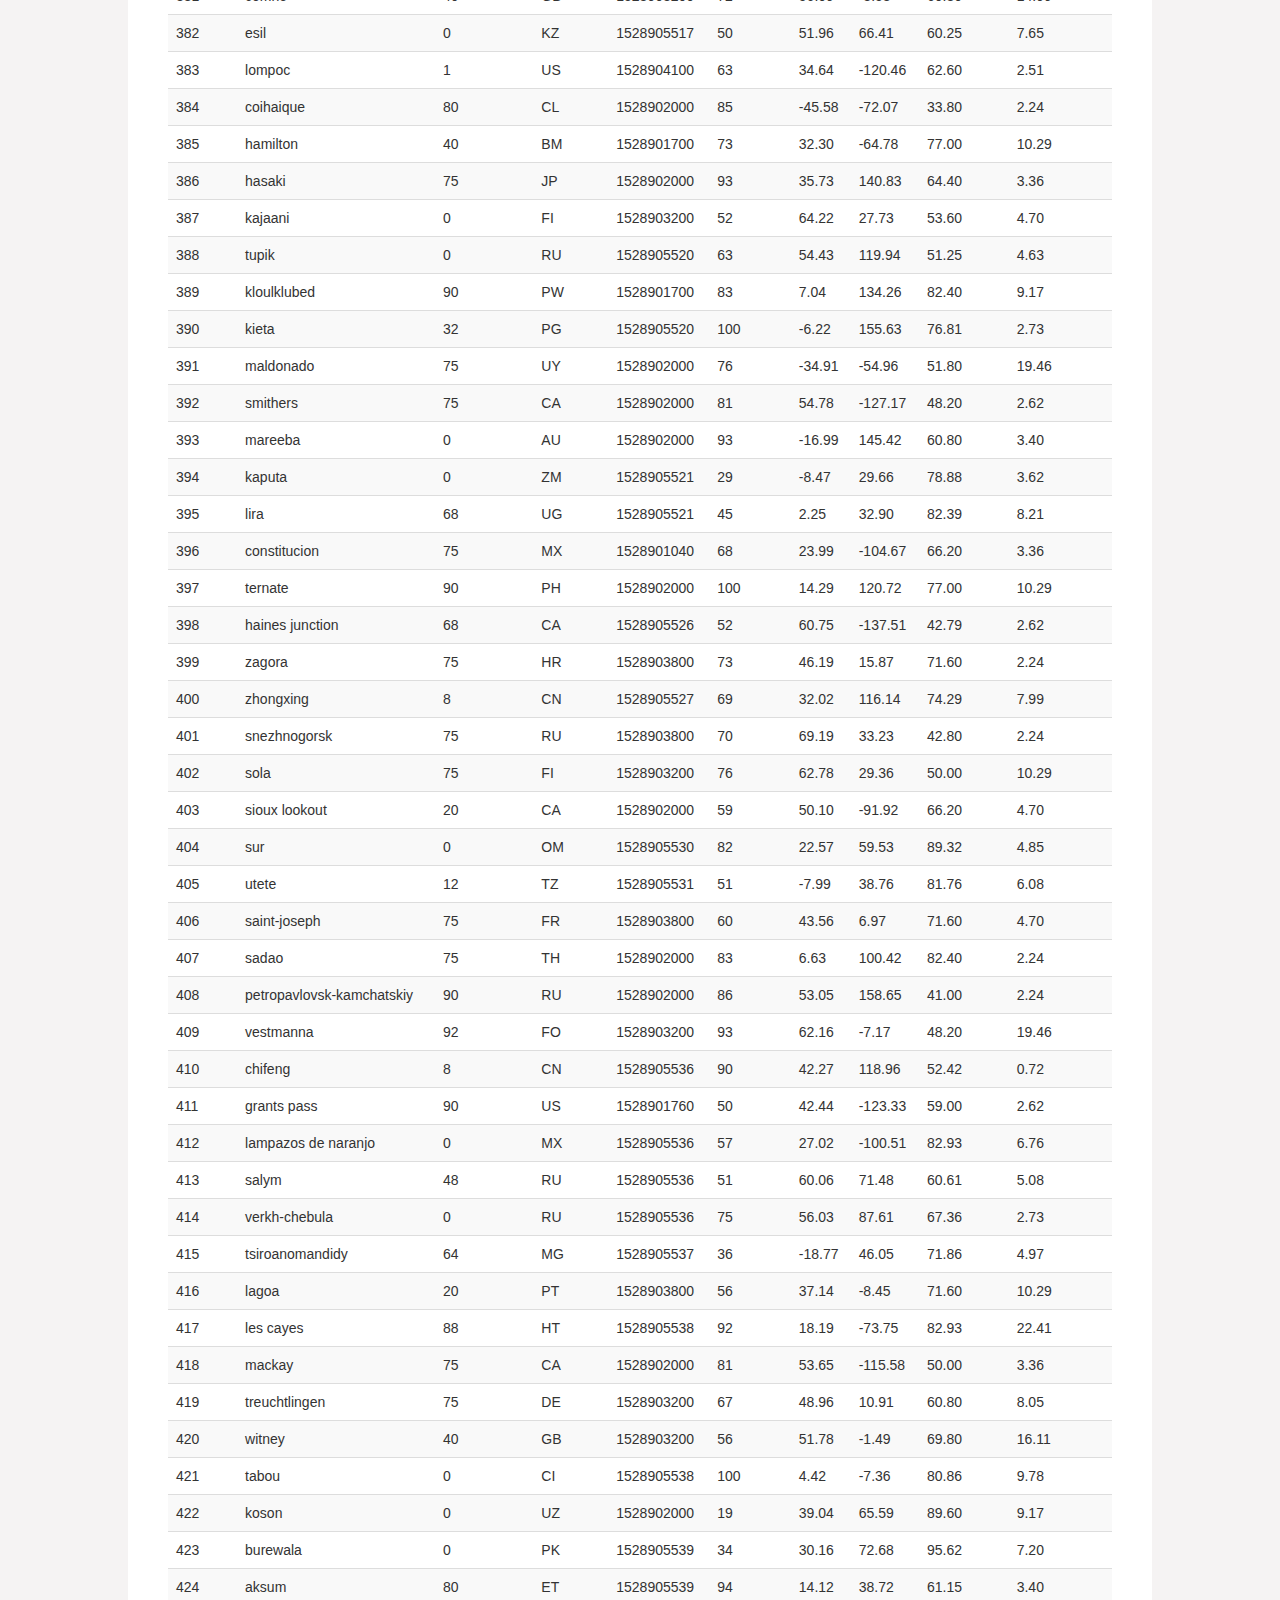
<file: Data.html>
<!DOCTYPE html>
<html lang="en">

<head>
  <meta charset="UTF-8">
  <title>WeatherPy data</title>
  <link rel="stylesheet"  href="styles.css" >
  <link rel="stylesheet" href="reset.css" >
  <link rel="stylesheet" href="https://cdnjs.cloudflare.com/ajax/libs/twitter-bootstrap/3.3.7/css/bootstrap.min.css" />
  <script src="https://cdnjs.cloudflare.com/ajax/libs/jquery/3.3.1/jquery.min.js"></script>
  <script src="https://cdnjs.cloudflare.com/ajax/libs/twitter-bootstrap/3.3.7/js/bootstrap.min.js"></script>
  
</head>

<body>
  
  <header class="header">
    <!-- set navbar -->
    <nav class="navbar">
      <a href="index.html" class="btn"><button class="leftbutton" href="index.html"  >Latitude</button></a> 
      <ul class="nav-menu">
        <li class="nav-item">
          <div class="dropdown">
           <!-- Link or button to toggle dropdown -->
            <button class="btn btn-light" data-toggle="dropdown" > Plots &#x25BE</button>
             <ul class="dropdown-menu" role="menu" aria-labelledby="dLabel" style="list-style-type:none;">
              <li><a href="Max Temperature.html">Max Temperature</a></li>
              <li><a  href="Humidity.html">Humidity</a></li>
              <li><a  href="Cloudiness.html">Cloudiness</a></li>
              <li><a  href="Wind Speed.html">Wind Speed</a></li>
             </ul>
          </div>
        </li>
        <li class="nav-item">
         <a href="Comparison.html"><button  class="btn rightbutton2 nav-item" style="color:black">Comparison</button></a>
        </li>
        <li class="nav-item">
         <a href="Data.html"><button class="btn rightbutton3 nav-item" style="color:black">Data</button></a>
        </li>
      </ul>
       <!-- set media query navbar -->
       <select id="nav-select" ></select>
       <!-- Link or button to toggle dropdown -->
       <button class="btn equal " data-toggle="dropdown" > <span class=" wrapper "><div class="element"></div></span></button>
       
       <ul class="dropdown-menu " role="menu" aria-labelledby="dLabel" style="list-style-type:none;">
         <li><a href="#" class="plot">Plots &#x25BE</a></li>
         <li><a href="Max Temperature.html" class="temp">Max Temperature</a></li>
         <li><a  href="Humidity.html" class="humi">Humidity</a></li>
         <li><a  href="Cloudiness.html" class="clou">Cloudiness</a></li>
         
         <li><a  href="Wind Speed.html" class="wind">Wind Speed</a></li>
         <li><a  href="Comparison.html" class="comp">Comparison</a></li>
         <li><a  href="Data.html" class="data">Data</a></li>
       </ul>      
    </nav>
  </header>
  
   
     
  
    
 
    <div >
      
      <figure class="databox1" ></figure> 
      
      <figure class="comparisonbox3" >
        <h1 style="color: rgb(9, 154, 180);">Data</h1>
        
        <hr>
        <p>The folloing table includes all of the data used for plotting during this project.</p>
        
        <table border="1" class="table table-striped">
          
  <thead>
    <tr style="text-align: center; font-weight:bold">
      <th scope="col" >City_ID</th>
      
      <th scope="col">City</th>
      <th scope="col">Cloudiness</th>
      <th scope="col">Country</th>
      <th scope="col">Date</th>
      <th scope="col">Humidity</th>
      <th scope="col">Lat</th>
      <th scope="col">Lng</th>
      <th scope="col">Max Temp</th>
      <th scope="col">Wind Speed</th>
    </tr>
  </thead>
  <tbody>
    <tr>
      <th>0</th>
      <td>jacareacanga</td>
      <td>0</td>
      <td>BR</td>
      <td>1528902000</td>
      <td>62</td>
      <td>-6.22</td>
      <td>-57.76</td>
      <td>89.60</td>
      <td>6.93</td>
    </tr>
    <tr>
      <th>1</th>
      <td>kaitangata</td>
      <td>100</td>
      <td>NZ</td>
      <td>1528905304</td>
      <td>94</td>
      <td>-46.28</td>
      <td>169.85</td>
      <td>42.61</td>
      <td>5.64</td>
    </tr>
    <tr>
      <th>2</th>
      <td>goulburn</td>
      <td>20</td>
      <td>AU</td>
      <td>1528905078</td>
      <td>91</td>
      <td>-34.75</td>
      <td>149.72</td>
      <td>44.32</td>
      <td>10.11</td>
    </tr>
    <tr>
      <th>3</th>
      <td>lata</td>
      <td>76</td>
      <td>IN</td>
      <td>1528905305</td>
      <td>89</td>
      <td>30.78</td>
      <td>78.62</td>
      <td>59.89</td>
      <td>0.94</td>
    </tr>
    <tr>
      <th>4</th>
      <td>chokurdakh</td>
      <td>0</td>
      <td>RU</td>
      <td>1528905306</td>
      <td>88</td>
      <td>70.62</td>
      <td>147.90</td>
      <td>32.17</td>
      <td>2.95</td>
    </tr>
    <tr>
      <th>5</th>
      <td>martyush</td>
      <td>92</td>
      <td>RU</td>
      <td>1528905306</td>
      <td>94</td>
      <td>56.40</td>
      <td>61.89</td>
      <td>55.03</td>
      <td>9.33</td>
    </tr>
    <tr>
      <th>6</th>
      <td>hobart</td>
      <td>20</td>
      <td>AU</td>
      <td>1528902000</td>
      <td>87</td>
      <td>-42.88</td>
      <td>147.33</td>
      <td>44.60</td>
      <td>8.05</td>
    </tr>
    <tr>
      <th>7</th>
      <td>broken hill</td>
      <td>0</td>
      <td>AU</td>
      <td>1528905311</td>
      <td>88</td>
      <td>-31.97</td>
      <td>141.45</td>
      <td>44.50</td>
      <td>7.31</td>
    </tr>
    <tr>
      <th>8</th>
      <td>harnosand</td>
      <td>0</td>
      <td>SE</td>
      <td>1528903200</td>
      <td>44</td>
      <td>62.63</td>
      <td>17.94</td>
      <td>60.80</td>
      <td>13.87</td>
    </tr>
    <tr>
      <th>9</th>
      <td>tuatapere</td>
      <td>0</td>
      <td>NZ</td>
      <td>1528905312</td>
      <td>100</td>
      <td>-46.13</td>
      <td>167.69</td>
      <td>38.92</td>
      <td>3.40</td>
    </tr>
    <tr>
      <th>10</th>
      <td>puerto ayora</td>
      <td>90</td>
      <td>EC</td>
      <td>1528902000</td>
      <td>69</td>
      <td>-0.74</td>
      <td>-90.35</td>
      <td>77.00</td>
      <td>13.87</td>
    </tr>
    <tr>
      <th>11</th>
      <td>havre-saint-pierre</td>
      <td>75</td>
      <td>CA</td>
      <td>1528902000</td>
      <td>58</td>
      <td>50.23</td>
      <td>-63.60</td>
      <td>53.60</td>
      <td>19.46</td>
    </tr>
    <tr>
      <th>12</th>
      <td>punta arenas</td>
      <td>0</td>
      <td>CL</td>
      <td>1528902000</td>
      <td>100</td>
      <td>-53.16</td>
      <td>-70.91</td>
      <td>35.60</td>
      <td>9.17</td>
    </tr>
    <tr>
      <th>13</th>
      <td>tasiilaq</td>
      <td>75</td>
      <td>GL</td>
      <td>1528901400</td>
      <td>60</td>
      <td>65.61</td>
      <td>-37.64</td>
      <td>39.20</td>
      <td>2.24</td>
    </tr>
    <tr>
      <th>14</th>
      <td>chapais</td>
      <td>40</td>
      <td>CA</td>
      <td>1528902000</td>
      <td>38</td>
      <td>49.78</td>
      <td>-74.86</td>
      <td>59.00</td>
      <td>10.29</td>
    </tr>
    <tr>
      <th>15</th>
      <td>avarua</td>
      <td>40</td>
      <td>CK</td>
      <td>1528902000</td>
      <td>56</td>
      <td>-21.21</td>
      <td>-159.78</td>
      <td>73.40</td>
      <td>10.29</td>
    </tr>
    <tr>
      <th>16</th>
      <td>hofn</td>
      <td>75</td>
      <td>IS</td>
      <td>1528902000</td>
      <td>87</td>
      <td>64.25</td>
      <td>-15.21</td>
      <td>51.80</td>
      <td>8.05</td>
    </tr>
    <tr>
      <th>17</th>
      <td>yukamenskoye</td>
      <td>92</td>
      <td>RU</td>
      <td>1528905315</td>
      <td>98</td>
      <td>57.89</td>
      <td>52.24</td>
      <td>56.65</td>
      <td>10.22</td>
    </tr>
    <tr>
      <th>18</th>
      <td>khandbari</td>
      <td>80</td>
      <td>NP</td>
      <td>1528905315</td>
      <td>67</td>
      <td>27.38</td>
      <td>87.21</td>
      <td>44.59</td>
      <td>1.39</td>
    </tr>
    <tr>
      <th>19</th>
      <td>bethel</td>
      <td>1</td>
      <td>US</td>
      <td>1528901580</td>
      <td>93</td>
      <td>60.79</td>
      <td>-161.76</td>
      <td>44.60</td>
      <td>8.05</td>
    </tr>
    <tr>
      <th>20</th>
      <td>ushuaia</td>
      <td>75</td>
      <td>AR</td>
      <td>1528902000</td>
      <td>64</td>
      <td>-54.81</td>
      <td>-68.31</td>
      <td>41.00</td>
      <td>3.36</td>
    </tr>
    <tr>
      <th>21</th>
      <td>east london</td>
      <td>0</td>
      <td>ZA</td>
      <td>1528902000</td>
      <td>37</td>
      <td>-33.02</td>
      <td>27.91</td>
      <td>69.80</td>
      <td>5.82</td>
    </tr>
    <tr>
      <th>22</th>
      <td>bluff</td>
      <td>76</td>
      <td>AU</td>
      <td>1528905321</td>
      <td>76</td>
      <td>-23.58</td>
      <td>149.07</td>
      <td>61.96</td>
      <td>4.74</td>
    </tr>
    <tr>
      <th>23</th>
      <td>mount isa</td>
      <td>75</td>
      <td>AU</td>
      <td>1528902000</td>
      <td>100</td>
      <td>-20.73</td>
      <td>139.49</td>
      <td>64.40</td>
      <td>3.29</td>
    </tr>
    <tr>
      <th>24</th>
      <td>pevek</td>
      <td>0</td>
      <td>RU</td>
      <td>1528905321</td>
      <td>71</td>
      <td>69.70</td>
      <td>170.27</td>
      <td>36.94</td>
      <td>6.98</td>
    </tr>
    <tr>
      <th>25</th>
      <td>gao</td>
      <td>24</td>
      <td>ML</td>
      <td>1528905321</td>
      <td>16</td>
      <td>16.28</td>
      <td>-0.04</td>
      <td>110.02</td>
      <td>4.97</td>
    </tr>
    <tr>
      <th>26</th>
      <td>cabo san lucas</td>
      <td>75</td>
      <td>MX</td>
      <td>1528901160</td>
      <td>74</td>
      <td>22.89</td>
      <td>-109.91</td>
      <td>84.20</td>
      <td>10.29</td>
    </tr>
    <tr>
      <th>27</th>
      <td>sao filipe</td>
      <td>0</td>
      <td>CV</td>
      <td>1528905323</td>
      <td>88</td>
      <td>14.90</td>
      <td>-24.50</td>
      <td>75.73</td>
      <td>13.02</td>
    </tr>
    <tr>
      <th>28</th>
      <td>tiksi</td>
      <td>44</td>
      <td>RU</td>
      <td>1528905298</td>
      <td>58</td>
      <td>71.64</td>
      <td>128.87</td>
      <td>57.73</td>
      <td>10.11</td>
    </tr>
    <tr>
      <th>29</th>
      <td>busselton</td>
      <td>92</td>
      <td>AU</td>
      <td>1528905323</td>
      <td>100</td>
      <td>-33.64</td>
      <td>115.35</td>
      <td>60.43</td>
      <td>10.56</td>
    </tr>
    <tr>
      <th>30</th>
      <td>alofi</td>
      <td>76</td>
      <td>NU</td>
      <td>1528902000</td>
      <td>88</td>
      <td>-19.06</td>
      <td>-169.92</td>
      <td>71.60</td>
      <td>3.36</td>
    </tr>
    <tr>
      <th>31</th>
      <td>ola</td>
      <td>75</td>
      <td>RU</td>
      <td>1528902000</td>
      <td>100</td>
      <td>59.58</td>
      <td>151.30</td>
      <td>42.80</td>
      <td>7.76</td>
    </tr>
    <tr>
      <th>32</th>
      <td>atar</td>
      <td>20</td>
      <td>MR</td>
      <td>1528902000</td>
      <td>19</td>
      <td>20.52</td>
      <td>-13.05</td>
      <td>91.40</td>
      <td>9.17</td>
    </tr>
    <tr>
      <th>33</th>
      <td>rikitea</td>
      <td>0</td>
      <td>PF</td>
      <td>1528905325</td>
      <td>100</td>
      <td>-23.12</td>
      <td>-134.97</td>
      <td>73.57</td>
      <td>8.66</td>
    </tr>
    <tr>
      <th>34</th>
      <td>hermanus</td>
      <td>0</td>
      <td>ZA</td>
      <td>1528905325</td>
      <td>24</td>
      <td>-34.42</td>
      <td>19.24</td>
      <td>77.17</td>
      <td>8.66</td>
    </tr>
    <tr>
      <th>35</th>
      <td>ponta delgada</td>
      <td>75</td>
      <td>PT</td>
      <td>1528903800</td>
      <td>88</td>
      <td>37.73</td>
      <td>-25.67</td>
      <td>71.60</td>
      <td>12.75</td>
    </tr>
    <tr>
      <th>36</th>
      <td>bambari</td>
      <td>24</td>
      <td>CF</td>
      <td>1528905326</td>
      <td>84</td>
      <td>5.77</td>
      <td>20.68</td>
      <td>81.85</td>
      <td>7.65</td>
    </tr>
    <tr>
      <th>37</th>
      <td>cap malheureux</td>
      <td>75</td>
      <td>MU</td>
      <td>1528902000</td>
      <td>69</td>
      <td>-19.98</td>
      <td>57.61</td>
      <td>75.20</td>
      <td>14.99</td>
    </tr>
    <tr>
      <th>38</th>
      <td>puerto escondido</td>
      <td>75</td>
      <td>MX</td>
      <td>1528901100</td>
      <td>65</td>
      <td>15.86</td>
      <td>-97.07</td>
      <td>80.60</td>
      <td>3.36</td>
    </tr>
    <tr>
      <th>39</th>
      <td>qaanaaq</td>
      <td>32</td>
      <td>GL</td>
      <td>1528905330</td>
      <td>100</td>
      <td>77.48</td>
      <td>-69.36</td>
      <td>31.45</td>
      <td>6.31</td>
    </tr>
    <tr>
      <th>40</th>
      <td>new norfolk</td>
      <td>20</td>
      <td>AU</td>
      <td>1528902000</td>
      <td>87</td>
      <td>-42.78</td>
      <td>147.06</td>
      <td>44.60</td>
      <td>8.05</td>
    </tr>
    <tr>
      <th>41</th>
      <td>najran</td>
      <td>40</td>
      <td>SA</td>
      <td>1528902000</td>
      <td>13</td>
      <td>17.54</td>
      <td>44.22</td>
      <td>98.60</td>
      <td>11.41</td>
    </tr>
    <tr>
      <th>42</th>
      <td>isla mujeres</td>
      <td>90</td>
      <td>MX</td>
      <td>1528904340</td>
      <td>100</td>
      <td>21.23</td>
      <td>-86.73</td>
      <td>75.20</td>
      <td>16.11</td>
    </tr>
    <tr>
      <th>43</th>
      <td>mar del plata</td>
      <td>0</td>
      <td>AR</td>
      <td>1528905297</td>
      <td>100</td>
      <td>-46.43</td>
      <td>-67.52</td>
      <td>32.53</td>
      <td>7.31</td>
    </tr>
    <tr>
      <th>44</th>
      <td>provideniya</td>
      <td>0</td>
      <td>RU</td>
      <td>1528905332</td>
      <td>91</td>
      <td>64.42</td>
      <td>-173.23</td>
      <td>40.63</td>
      <td>10.78</td>
    </tr>
    <tr>
      <th>45</th>
      <td>jamestown</td>
      <td>12</td>
      <td>AU</td>
      <td>1528905333</td>
      <td>88</td>
      <td>-33.21</td>
      <td>138.60</td>
      <td>43.15</td>
      <td>10.89</td>
    </tr>
    <tr>
      <th>46</th>
      <td>medicine hat</td>
      <td>20</td>
      <td>CA</td>
      <td>1528902000</td>
      <td>34</td>
      <td>50.04</td>
      <td>-110.68</td>
      <td>66.20</td>
      <td>14.99</td>
    </tr>
    <tr>
      <th>47</th>
      <td>katsuura</td>
      <td>8</td>
      <td>JP</td>
      <td>1528905334</td>
      <td>88</td>
      <td>33.93</td>
      <td>134.50</td>
      <td>62.05</td>
      <td>7.54</td>
    </tr>
    <tr>
      <th>48</th>
      <td>aklavik</td>
      <td>20</td>
      <td>CA</td>
      <td>1528902000</td>
      <td>53</td>
      <td>68.22</td>
      <td>-135.01</td>
      <td>51.80</td>
      <td>11.41</td>
    </tr>
    <tr>
      <th>49</th>
      <td>tuktoyaktuk</td>
      <td>20</td>
      <td>CA</td>
      <td>1528902000</td>
      <td>61</td>
      <td>69.44</td>
      <td>-133.03</td>
      <td>46.40</td>
      <td>6.93</td>
    </tr>
    <tr>
      <th>50</th>
      <td>kapaa</td>
      <td>90</td>
      <td>US</td>
      <td>1528901760</td>
      <td>88</td>
      <td>22.08</td>
      <td>-159.32</td>
      <td>75.20</td>
      <td>14.99</td>
    </tr>
    <tr>
      <th>51</th>
      <td>mildura</td>
      <td>0</td>
      <td>AU</td>
      <td>1528905300</td>
      <td>92</td>
      <td>-34.18</td>
      <td>142.16</td>
      <td>45.67</td>
      <td>9.66</td>
    </tr>
    <tr>
      <th>52</th>
      <td>souillac</td>
      <td>75</td>
      <td>FR</td>
      <td>1528903800</td>
      <td>49</td>
      <td>45.60</td>
      <td>-0.60</td>
      <td>73.40</td>
      <td>10.29</td>
    </tr>
    <tr>
      <th>53</th>
      <td>lorengau</td>
      <td>100</td>
      <td>PG</td>
      <td>1528905336</td>
      <td>100</td>
      <td>-2.02</td>
      <td>147.27</td>
      <td>80.59</td>
      <td>3.85</td>
    </tr>
    <tr>
      <th>54</th>
      <td>praia</td>
      <td>20</td>
      <td>BR</td>
      <td>1528902000</td>
      <td>47</td>
      <td>-20.25</td>
      <td>-43.81</td>
      <td>82.40</td>
      <td>3.36</td>
    </tr>
    <tr>
      <th>55</th>
      <td>port alfred</td>
      <td>0</td>
      <td>ZA</td>
      <td>1528905338</td>
      <td>50</td>
      <td>-33.59</td>
      <td>26.89</td>
      <td>76.54</td>
      <td>7.20</td>
    </tr>
    <tr>
      <th>56</th>
      <td>barranca</td>
      <td>0</td>
      <td>PE</td>
      <td>1528905339</td>
      <td>98</td>
      <td>-10.75</td>
      <td>-77.76</td>
      <td>61.87</td>
      <td>9.89</td>
    </tr>
    <tr>
      <th>57</th>
      <td>nome</td>
      <td>40</td>
      <td>US</td>
      <td>1528902900</td>
      <td>70</td>
      <td>30.04</td>
      <td>-94.42</td>
      <td>87.80</td>
      <td>3.36</td>
    </tr>
    <tr>
      <th>58</th>
      <td>matay</td>
      <td>0</td>
      <td>EG</td>
      <td>1528905339</td>
      <td>23</td>
      <td>28.42</td>
      <td>30.79</td>
      <td>97.69</td>
      <td>6.98</td>
    </tr>
    <tr>
      <th>59</th>
      <td>saskylakh</td>
      <td>48</td>
      <td>RU</td>
      <td>1528905339</td>
      <td>55</td>
      <td>71.97</td>
      <td>114.09</td>
      <td>59.53</td>
      <td>5.86</td>
    </tr>
    <tr>
      <th>60</th>
      <td>itarema</td>
      <td>0</td>
      <td>BR</td>
      <td>1528905340</td>
      <td>61</td>
      <td>-2.92</td>
      <td>-39.92</td>
      <td>88.33</td>
      <td>12.57</td>
    </tr>
    <tr>
      <th>61</th>
      <td>butaritari</td>
      <td>56</td>
      <td>KI</td>
      <td>1528905340</td>
      <td>100</td>
      <td>3.07</td>
      <td>172.79</td>
      <td>81.13</td>
      <td>7.31</td>
    </tr>
    <tr>
      <th>62</th>
      <td>peniche</td>
      <td>20</td>
      <td>PT</td>
      <td>1528903800</td>
      <td>64</td>
      <td>39.36</td>
      <td>-9.38</td>
      <td>75.20</td>
      <td>12.75</td>
    </tr>
    <tr>
      <th>63</th>
      <td>beloha</td>
      <td>0</td>
      <td>MG</td>
      <td>1528905340</td>
      <td>57</td>
      <td>-25.17</td>
      <td>45.06</td>
      <td>71.95</td>
      <td>16.37</td>
    </tr>
    <tr>
      <th>64</th>
      <td>anadyr</td>
      <td>0</td>
      <td>RU</td>
      <td>1528902000</td>
      <td>57</td>
      <td>64.73</td>
      <td>177.51</td>
      <td>48.20</td>
      <td>4.47</td>
    </tr>
    <tr>
      <th>65</th>
      <td>luderitz</td>
      <td>12</td>
      <td>NaN</td>
      <td>1528905342</td>
      <td>64</td>
      <td>-26.65</td>
      <td>15.16</td>
      <td>64.03</td>
      <td>17.38</td>
    </tr>
    <tr>
      <th>66</th>
      <td>rochester</td>
      <td>1</td>
      <td>US</td>
      <td>1528902960</td>
      <td>37</td>
      <td>44.02</td>
      <td>-92.46</td>
      <td>73.40</td>
      <td>6.93</td>
    </tr>
    <tr>
      <th>67</th>
      <td>bosaso</td>
      <td>0</td>
      <td>SO</td>
      <td>1528905347</td>
      <td>86</td>
      <td>11.28</td>
      <td>49.18</td>
      <td>89.77</td>
      <td>3.96</td>
    </tr>
    <tr>
      <th>68</th>
      <td>faanui</td>
      <td>0</td>
      <td>PF</td>
      <td>1528905347</td>
      <td>100</td>
      <td>-16.48</td>
      <td>-151.75</td>
      <td>79.96</td>
      <td>11.79</td>
    </tr>
    <tr>
      <th>69</th>
      <td>grindavik</td>
      <td>75</td>
      <td>IS</td>
      <td>1528902000</td>
      <td>70</td>
      <td>63.84</td>
      <td>-22.43</td>
      <td>48.20</td>
      <td>5.82</td>
    </tr>
    <tr>
      <th>70</th>
      <td>margate</td>
      <td>20</td>
      <td>AU</td>
      <td>1528902000</td>
      <td>87</td>
      <td>-43.03</td>
      <td>147.26</td>
      <td>44.60</td>
      <td>8.05</td>
    </tr>
    <tr>
      <th>71</th>
      <td>marsh harbour</td>
      <td>88</td>
      <td>BS</td>
      <td>1528905349</td>
      <td>95</td>
      <td>26.54</td>
      <td>-77.06</td>
      <td>82.39</td>
      <td>10.00</td>
    </tr>
    <tr>
      <th>72</th>
      <td>comodoro rivadavia</td>
      <td>40</td>
      <td>AR</td>
      <td>1528902000</td>
      <td>60</td>
      <td>-45.87</td>
      <td>-67.48</td>
      <td>42.80</td>
      <td>9.17</td>
    </tr>
    <tr>
      <th>73</th>
      <td>upernavik</td>
      <td>92</td>
      <td>GL</td>
      <td>1528905350</td>
      <td>100</td>
      <td>72.79</td>
      <td>-56.15</td>
      <td>29.29</td>
      <td>3.74</td>
    </tr>
    <tr>
      <th>74</th>
      <td>uige</td>
      <td>0</td>
      <td>AO</td>
      <td>1528905350</td>
      <td>29</td>
      <td>-7.61</td>
      <td>15.06</td>
      <td>86.80</td>
      <td>3.18</td>
    </tr>
    <tr>
      <th>75</th>
      <td>bredasdorp</td>
      <td>0</td>
      <td>ZA</td>
      <td>1528902000</td>
      <td>23</td>
      <td>-34.53</td>
      <td>20.04</td>
      <td>82.40</td>
      <td>5.82</td>
    </tr>
    <tr>
      <th>76</th>
      <td>bodden town</td>
      <td>40</td>
      <td>KY</td>
      <td>1528902000</td>
      <td>78</td>
      <td>19.28</td>
      <td>-81.25</td>
      <td>80.60</td>
      <td>16.11</td>
    </tr>
    <tr>
      <th>77</th>
      <td>guerrero negro</td>
      <td>44</td>
      <td>MX</td>
      <td>1528905350</td>
      <td>88</td>
      <td>27.97</td>
      <td>-114.04</td>
      <td>63.85</td>
      <td>3.74</td>
    </tr>
    <tr>
      <th>78</th>
      <td>bilma</td>
      <td>0</td>
      <td>NE</td>
      <td>1528905351</td>
      <td>12</td>
      <td>18.69</td>
      <td>12.92</td>
      <td>110.47</td>
      <td>4.63</td>
    </tr>
    <tr>
      <th>79</th>
      <td>carnarvon</td>
      <td>0</td>
      <td>ZA</td>
      <td>1528905351</td>
      <td>30</td>
      <td>-30.97</td>
      <td>22.13</td>
      <td>60.43</td>
      <td>14.25</td>
    </tr>
    <tr>
      <th>80</th>
      <td>ponta do sol</td>
      <td>12</td>
      <td>BR</td>
      <td>1528905352</td>
      <td>72</td>
      <td>-20.63</td>
      <td>-46.00</td>
      <td>78.25</td>
      <td>3.96</td>
    </tr>
    <tr>
      <th>81</th>
      <td>vila franca do campo</td>
      <td>75</td>
      <td>PT</td>
      <td>1528903800</td>
      <td>88</td>
      <td>37.72</td>
      <td>-25.43</td>
      <td>71.60</td>
      <td>12.75</td>
    </tr>
    <tr>
      <th>82</th>
      <td>puerto del rosario</td>
      <td>20</td>
      <td>ES</td>
      <td>1528903800</td>
      <td>60</td>
      <td>28.50</td>
      <td>-13.86</td>
      <td>73.40</td>
      <td>17.22</td>
    </tr>
    <tr>
      <th>83</th>
      <td>sitka</td>
      <td>20</td>
      <td>US</td>
      <td>1528905353</td>
      <td>92</td>
      <td>37.17</td>
      <td>-99.65</td>
      <td>74.02</td>
      <td>5.97</td>
    </tr>
    <tr>
      <th>84</th>
      <td>camacha</td>
      <td>75</td>
      <td>PT</td>
      <td>1528903800</td>
      <td>72</td>
      <td>33.08</td>
      <td>-16.33</td>
      <td>68.00</td>
      <td>16.11</td>
    </tr>
    <tr>
      <th>85</th>
      <td>saint-philippe</td>
      <td>1</td>
      <td>CA</td>
      <td>1528902900</td>
      <td>54</td>
      <td>45.36</td>
      <td>-73.48</td>
      <td>78.80</td>
      <td>11.41</td>
    </tr>
    <tr>
      <th>86</th>
      <td>port blair</td>
      <td>92</td>
      <td>IN</td>
      <td>1528905357</td>
      <td>97</td>
      <td>11.67</td>
      <td>92.75</td>
      <td>84.37</td>
      <td>25.10</td>
    </tr>
    <tr>
      <th>87</th>
      <td>albany</td>
      <td>90</td>
      <td>US</td>
      <td>1528903860</td>
      <td>68</td>
      <td>42.65</td>
      <td>-73.75</td>
      <td>69.80</td>
      <td>3.36</td>
    </tr>
    <tr>
      <th>88</th>
      <td>barrow</td>
      <td>88</td>
      <td>AR</td>
      <td>1528905182</td>
      <td>72</td>
      <td>-38.31</td>
      <td>-60.23</td>
      <td>50.26</td>
      <td>8.21</td>
    </tr>
    <tr>
      <th>89</th>
      <td>qorveh</td>
      <td>92</td>
      <td>IR</td>
      <td>1528905357</td>
      <td>22</td>
      <td>35.17</td>
      <td>47.80</td>
      <td>76.72</td>
      <td>3.18</td>
    </tr>
    <tr>
      <th>90</th>
      <td>san jeronimo</td>
      <td>90</td>
      <td>PE</td>
      <td>1528902000</td>
      <td>81</td>
      <td>-13.65</td>
      <td>-73.37</td>
      <td>46.40</td>
      <td>2.39</td>
    </tr>
    <tr>
      <th>91</th>
      <td>mataura</td>
      <td>24</td>
      <td>NZ</td>
      <td>1528905299</td>
      <td>79</td>
      <td>-46.19</td>
      <td>168.86</td>
      <td>25.69</td>
      <td>3.18</td>
    </tr>
    <tr>
      <th>92</th>
      <td>buala</td>
      <td>64</td>
      <td>SB</td>
      <td>1528905359</td>
      <td>100</td>
      <td>-8.15</td>
      <td>159.59</td>
      <td>78.70</td>
      <td>4.18</td>
    </tr>
    <tr>
      <th>93</th>
      <td>eyl</td>
      <td>20</td>
      <td>SO</td>
      <td>1528905359</td>
      <td>57</td>
      <td>7.98</td>
      <td>49.82</td>
      <td>86.62</td>
      <td>22.41</td>
    </tr>
    <tr>
      <th>94</th>
      <td>abu dhabi</td>
      <td>0</td>
      <td>AE</td>
      <td>1528902000</td>
      <td>29</td>
      <td>24.47</td>
      <td>54.37</td>
      <td>98.60</td>
      <td>16.11</td>
    </tr>
    <tr>
      <th>95</th>
      <td>tahe</td>
      <td>92</td>
      <td>CN</td>
      <td>1528905359</td>
      <td>98</td>
      <td>52.34</td>
      <td>124.71</td>
      <td>51.43</td>
      <td>2.17</td>
    </tr>
    <tr>
      <th>96</th>
      <td>chuy</td>
      <td>80</td>
      <td>UY</td>
      <td>1528905099</td>
      <td>93</td>
      <td>-33.69</td>
      <td>-53.46</td>
      <td>52.87</td>
      <td>28.90</td>
    </tr>
    <tr>
      <th>97</th>
      <td>dzerzhinskoye</td>
      <td>8</td>
      <td>RU</td>
      <td>1528905360</td>
      <td>69</td>
      <td>56.84</td>
      <td>95.22</td>
      <td>65.11</td>
      <td>3.85</td>
    </tr>
    <tr>
      <th>98</th>
      <td>vanavara</td>
      <td>0</td>
      <td>RU</td>
      <td>1528905360</td>
      <td>50</td>
      <td>60.35</td>
      <td>102.28</td>
      <td>64.21</td>
      <td>5.64</td>
    </tr>
    <tr>
      <th>99</th>
      <td>muros</td>
      <td>40</td>
      <td>ES</td>
      <td>1528903800</td>
      <td>72</td>
      <td>42.77</td>
      <td>-9.06</td>
      <td>66.20</td>
      <td>10.29</td>
    </tr>
    <tr>
      <th>100</th>
      <td>auchel</td>
      <td>0</td>
      <td>FR</td>
      <td>1528903800</td>
      <td>49</td>
      <td>50.51</td>
      <td>2.47</td>
      <td>68.00</td>
      <td>3.36</td>
    </tr>
    <tr>
      <th>101</th>
      <td>bubaque</td>
      <td>40</td>
      <td>GW</td>
      <td>1528902000</td>
      <td>55</td>
      <td>11.28</td>
      <td>-15.83</td>
      <td>91.40</td>
      <td>11.41</td>
    </tr>
    <tr>
      <th>102</th>
      <td>khatanga</td>
      <td>8</td>
      <td>RU</td>
      <td>1528905361</td>
      <td>65</td>
      <td>71.98</td>
      <td>102.47</td>
      <td>60.97</td>
      <td>4.63</td>
    </tr>
    <tr>
      <th>103</th>
      <td>los banos</td>
      <td>1</td>
      <td>US</td>
      <td>1528904100</td>
      <td>67</td>
      <td>37.06</td>
      <td>-120.85</td>
      <td>75.20</td>
      <td>4.74</td>
    </tr>
    <tr>
      <th>104</th>
      <td>labuhan</td>
      <td>12</td>
      <td>ID</td>
      <td>1528905361</td>
      <td>95</td>
      <td>-2.54</td>
      <td>115.51</td>
      <td>72.94</td>
      <td>1.83</td>
    </tr>
    <tr>
      <th>105</th>
      <td>saint-paul</td>
      <td>75</td>
      <td>FR</td>
      <td>1528903800</td>
      <td>56</td>
      <td>45.22</td>
      <td>1.90</td>
      <td>68.00</td>
      <td>14.99</td>
    </tr>
    <tr>
      <th>106</th>
      <td>petatlan</td>
      <td>90</td>
      <td>MX</td>
      <td>1528901220</td>
      <td>74</td>
      <td>17.52</td>
      <td>-101.27</td>
      <td>84.20</td>
      <td>1.83</td>
    </tr>
    <tr>
      <th>107</th>
      <td>baykit</td>
      <td>36</td>
      <td>RU</td>
      <td>1528905366</td>
      <td>68</td>
      <td>61.68</td>
      <td>96.39</td>
      <td>63.94</td>
      <td>4.29</td>
    </tr>
    <tr>
      <th>108</th>
      <td>dalby</td>
      <td>75</td>
      <td>AU</td>
      <td>1528902000</td>
      <td>93</td>
      <td>-27.18</td>
      <td>151.26</td>
      <td>53.60</td>
      <td>2.24</td>
    </tr>
    <tr>
      <th>109</th>
      <td>yellowknife</td>
      <td>90</td>
      <td>CA</td>
      <td>1528902540</td>
      <td>93</td>
      <td>62.45</td>
      <td>-114.38</td>
      <td>46.40</td>
      <td>8.05</td>
    </tr>
    <tr>
      <th>110</th>
      <td>hilo</td>
      <td>75</td>
      <td>US</td>
      <td>1528901580</td>
      <td>88</td>
      <td>19.71</td>
      <td>-155.08</td>
      <td>66.20</td>
      <td>5.82</td>
    </tr>
    <tr>
      <th>111</th>
      <td>turukhansk</td>
      <td>36</td>
      <td>RU</td>
      <td>1528905297</td>
      <td>76</td>
      <td>65.80</td>
      <td>87.96</td>
      <td>66.37</td>
      <td>6.42</td>
    </tr>
    <tr>
      <th>112</th>
      <td>dingle</td>
      <td>68</td>
      <td>PH</td>
      <td>1528905368</td>
      <td>82</td>
      <td>11.00</td>
      <td>122.67</td>
      <td>79.96</td>
      <td>8.21</td>
    </tr>
    <tr>
      <th>113</th>
      <td>dillon</td>
      <td>1</td>
      <td>US</td>
      <td>1528901580</td>
      <td>44</td>
      <td>45.22</td>
      <td>-112.64</td>
      <td>57.20</td>
      <td>5.82</td>
    </tr>
    <tr>
      <th>114</th>
      <td>labytnangi</td>
      <td>64</td>
      <td>RU</td>
      <td>1528905370</td>
      <td>75</td>
      <td>66.66</td>
      <td>66.39</td>
      <td>47.11</td>
      <td>17.49</td>
    </tr>
    <tr>
      <th>115</th>
      <td>gigmoto</td>
      <td>36</td>
      <td>PH</td>
      <td>1528905370</td>
      <td>98</td>
      <td>13.78</td>
      <td>124.39</td>
      <td>83.56</td>
      <td>17.60</td>
    </tr>
    <tr>
      <th>116</th>
      <td>nouakchott</td>
      <td>68</td>
      <td>MR</td>
      <td>1528905371</td>
      <td>76</td>
      <td>18.08</td>
      <td>-15.98</td>
      <td>76.72</td>
      <td>1.39</td>
    </tr>
    <tr>
      <th>117</th>
      <td>rumoi</td>
      <td>92</td>
      <td>JP</td>
      <td>1528905371</td>
      <td>100</td>
      <td>43.93</td>
      <td>141.67</td>
      <td>44.41</td>
      <td>8.10</td>
    </tr>
    <tr>
      <th>118</th>
      <td>dikson</td>
      <td>32</td>
      <td>RU</td>
      <td>1528905373</td>
      <td>100</td>
      <td>73.51</td>
      <td>80.55</td>
      <td>31.09</td>
      <td>13.13</td>
    </tr>
    <tr>
      <th>119</th>
      <td>chinsali</td>
      <td>0</td>
      <td>ZM</td>
      <td>1528905377</td>
      <td>36</td>
      <td>-10.55</td>
      <td>32.07</td>
      <td>73.39</td>
      <td>9.22</td>
    </tr>
    <tr>
      <th>120</th>
      <td>georgetown</td>
      <td>75</td>
      <td>GY</td>
      <td>1528902000</td>
      <td>78</td>
      <td>6.80</td>
      <td>-58.16</td>
      <td>82.40</td>
      <td>9.17</td>
    </tr>
    <tr>
      <th>121</th>
      <td>tooele</td>
      <td>1</td>
      <td>US</td>
      <td>1528902900</td>
      <td>35</td>
      <td>40.53</td>
      <td>-112.30</td>
      <td>73.40</td>
      <td>9.17</td>
    </tr>
    <tr>
      <th>122</th>
      <td>nikolskoye</td>
      <td>40</td>
      <td>RU</td>
      <td>1528902000</td>
      <td>41</td>
      <td>59.70</td>
      <td>30.79</td>
      <td>60.80</td>
      <td>4.47</td>
    </tr>
    <tr>
      <th>123</th>
      <td>bodo</td>
      <td>80</td>
      <td>CI</td>
      <td>1528905379</td>
      <td>66</td>
      <td>5.91</td>
      <td>-4.68</td>
      <td>87.70</td>
      <td>8.21</td>
    </tr>
    <tr>
      <th>124</th>
      <td>minador do negrao</td>
      <td>32</td>
      <td>BR</td>
      <td>1528905379</td>
      <td>80</td>
      <td>-9.31</td>
      <td>-36.86</td>
      <td>76.81</td>
      <td>13.24</td>
    </tr>
    <tr>
      <th>125</th>
      <td>sambava</td>
      <td>88</td>
      <td>MG</td>
      <td>1528905379</td>
      <td>100</td>
      <td>-14.27</td>
      <td>50.17</td>
      <td>77.35</td>
      <td>19.73</td>
    </tr>
    <tr>
      <th>126</th>
      <td>yerbogachen</td>
      <td>0</td>
      <td>RU</td>
      <td>1528905380</td>
      <td>44</td>
      <td>61.28</td>
      <td>108.01</td>
      <td>64.93</td>
      <td>7.43</td>
    </tr>
    <tr>
      <th>127</th>
      <td>kahului</td>
      <td>1</td>
      <td>US</td>
      <td>1528901760</td>
      <td>93</td>
      <td>20.89</td>
      <td>-156.47</td>
      <td>66.20</td>
      <td>3.36</td>
    </tr>
    <tr>
      <th>128</th>
      <td>clyde river</td>
      <td>75</td>
      <td>CA</td>
      <td>1528902660</td>
      <td>100</td>
      <td>70.47</td>
      <td>-68.59</td>
      <td>35.60</td>
      <td>21.92</td>
    </tr>
    <tr>
      <th>129</th>
      <td>ancud</td>
      <td>20</td>
      <td>CL</td>
      <td>1528905381</td>
      <td>90</td>
      <td>-41.87</td>
      <td>-73.83</td>
      <td>39.10</td>
      <td>2.73</td>
    </tr>
    <tr>
      <th>130</th>
      <td>beringovskiy</td>
      <td>0</td>
      <td>RU</td>
      <td>1528905381</td>
      <td>88</td>
      <td>63.05</td>
      <td>179.32</td>
      <td>39.37</td>
      <td>3.40</td>
    </tr>
    <tr>
      <th>131</th>
      <td>majene</td>
      <td>32</td>
      <td>ID</td>
      <td>1528905382</td>
      <td>100</td>
      <td>-3.54</td>
      <td>118.97</td>
      <td>81.85</td>
      <td>11.01</td>
    </tr>
    <tr>
      <th>132</th>
      <td>ahar</td>
      <td>36</td>
      <td>IR</td>
      <td>1528905382</td>
      <td>62</td>
      <td>38.48</td>
      <td>47.07</td>
      <td>62.77</td>
      <td>3.74</td>
    </tr>
    <tr>
      <th>133</th>
      <td>ilhabela</td>
      <td>80</td>
      <td>BR</td>
      <td>1528905382</td>
      <td>98</td>
      <td>-23.78</td>
      <td>-45.36</td>
      <td>72.85</td>
      <td>2.28</td>
    </tr>
    <tr>
      <th>134</th>
      <td>listvyagi</td>
      <td>0</td>
      <td>RU</td>
      <td>1528905382</td>
      <td>78</td>
      <td>53.68</td>
      <td>86.95</td>
      <td>65.11</td>
      <td>2.06</td>
    </tr>
    <tr>
      <th>135</th>
      <td>skjervoy</td>
      <td>40</td>
      <td>NO</td>
      <td>1528903200</td>
      <td>65</td>
      <td>70.03</td>
      <td>20.97</td>
      <td>44.60</td>
      <td>10.29</td>
    </tr>
    <tr>
      <th>136</th>
      <td>cape town</td>
      <td>0</td>
      <td>ZA</td>
      <td>1528902000</td>
      <td>35</td>
      <td>-33.93</td>
      <td>18.42</td>
      <td>73.40</td>
      <td>9.17</td>
    </tr>
    <tr>
      <th>137</th>
      <td>iqaluit</td>
      <td>90</td>
      <td>CA</td>
      <td>1528902000</td>
      <td>96</td>
      <td>63.75</td>
      <td>-68.52</td>
      <td>35.60</td>
      <td>20.80</td>
    </tr>
    <tr>
      <th>138</th>
      <td>fort-shevchenko</td>
      <td>0</td>
      <td>KZ</td>
      <td>1528905387</td>
      <td>59</td>
      <td>44.51</td>
      <td>50.26</td>
      <td>74.20</td>
      <td>3.62</td>
    </tr>
    <tr>
      <th>139</th>
      <td>severo-kurilsk</td>
      <td>92</td>
      <td>RU</td>
      <td>1528905387</td>
      <td>100</td>
      <td>50.68</td>
      <td>156.12</td>
      <td>38.02</td>
      <td>16.26</td>
    </tr>
    <tr>
      <th>140</th>
      <td>arraial do cabo</td>
      <td>0</td>
      <td>BR</td>
      <td>1528905600</td>
      <td>65</td>
      <td>-22.97</td>
      <td>-42.02</td>
      <td>80.60</td>
      <td>4.70</td>
    </tr>
    <tr>
      <th>141</th>
      <td>torbay</td>
      <td>90</td>
      <td>CA</td>
      <td>1528903560</td>
      <td>93</td>
      <td>47.66</td>
      <td>-52.73</td>
      <td>50.00</td>
      <td>19.46</td>
    </tr>
    <tr>
      <th>142</th>
      <td>ahipara</td>
      <td>88</td>
      <td>NZ</td>
      <td>1528905388</td>
      <td>91</td>
      <td>-35.17</td>
      <td>173.16</td>
      <td>56.65</td>
      <td>9.66</td>
    </tr>
    <tr>
      <th>143</th>
      <td>bandarbeyla</td>
      <td>0</td>
      <td>SO</td>
      <td>1528905389</td>
      <td>79</td>
      <td>9.49</td>
      <td>50.81</td>
      <td>79.15</td>
      <td>32.93</td>
    </tr>
    <tr>
      <th>144</th>
      <td>vuktyl</td>
      <td>92</td>
      <td>RU</td>
      <td>1528905389</td>
      <td>96</td>
      <td>63.86</td>
      <td>57.31</td>
      <td>52.60</td>
      <td>7.43</td>
    </tr>
    <tr>
      <th>145</th>
      <td>caravelas</td>
      <td>0</td>
      <td>BR</td>
      <td>1528905390</td>
      <td>98</td>
      <td>-17.73</td>
      <td>-39.27</td>
      <td>77.62</td>
      <td>10.45</td>
    </tr>
    <tr>
      <th>146</th>
      <td>waipawa</td>
      <td>92</td>
      <td>NZ</td>
      <td>1528905390</td>
      <td>94</td>
      <td>-39.94</td>
      <td>176.59</td>
      <td>50.89</td>
      <td>9.44</td>
    </tr>
    <tr>
      <th>147</th>
      <td>khomutovo</td>
      <td>0</td>
      <td>RU</td>
      <td>1528905390</td>
      <td>65</td>
      <td>52.85</td>
      <td>37.45</td>
      <td>72.31</td>
      <td>5.97</td>
    </tr>
    <tr>
      <th>148</th>
      <td>acajutla</td>
      <td>40</td>
      <td>SV</td>
      <td>1528901400</td>
      <td>79</td>
      <td>13.59</td>
      <td>-89.83</td>
      <td>84.20</td>
      <td>1.12</td>
    </tr>
    <tr>
      <th>149</th>
      <td>buritis</td>
      <td>0</td>
      <td>BR</td>
      <td>1528905391</td>
      <td>53</td>
      <td>-15.62</td>
      <td>-46.42</td>
      <td>83.74</td>
      <td>6.87</td>
    </tr>
    <tr>
      <th>150</th>
      <td>meulaboh</td>
      <td>48</td>
      <td>ID</td>
      <td>1528905392</td>
      <td>100</td>
      <td>4.14</td>
      <td>96.13</td>
      <td>82.03</td>
      <td>3.40</td>
    </tr>
    <tr>
      <th>151</th>
      <td>vaini</td>
      <td>100</td>
      <td>IN</td>
      <td>1528905392</td>
      <td>98</td>
      <td>15.34</td>
      <td>74.49</td>
      <td>70.42</td>
      <td>4.29</td>
    </tr>
    <tr>
      <th>152</th>
      <td>teya</td>
      <td>75</td>
      <td>MX</td>
      <td>1528901400</td>
      <td>66</td>
      <td>21.05</td>
      <td>-89.07</td>
      <td>86.00</td>
      <td>13.87</td>
    </tr>
    <tr>
      <th>153</th>
      <td>bambous virieux</td>
      <td>75</td>
      <td>MU</td>
      <td>1528902000</td>
      <td>69</td>
      <td>-20.34</td>
      <td>57.76</td>
      <td>75.20</td>
      <td>14.99</td>
    </tr>
    <tr>
      <th>154</th>
      <td>zaragoza</td>
      <td>20</td>
      <td>ES</td>
      <td>1528903800</td>
      <td>49</td>
      <td>41.65</td>
      <td>-0.88</td>
      <td>77.00</td>
      <td>28.86</td>
    </tr>
    <tr>
      <th>155</th>
      <td>thompson</td>
      <td>75</td>
      <td>CA</td>
      <td>1528902600</td>
      <td>76</td>
      <td>55.74</td>
      <td>-97.86</td>
      <td>57.20</td>
      <td>3.36</td>
    </tr>
    <tr>
      <th>156</th>
      <td>kodiak</td>
      <td>1</td>
      <td>US</td>
      <td>1528901580</td>
      <td>50</td>
      <td>39.95</td>
      <td>-94.76</td>
      <td>75.20</td>
      <td>13.87</td>
    </tr>
    <tr>
      <th>157</th>
      <td>nsanje</td>
      <td>92</td>
      <td>MZ</td>
      <td>1528905397</td>
      <td>84</td>
      <td>-16.92</td>
      <td>35.26</td>
      <td>70.33</td>
      <td>4.18</td>
    </tr>
    <tr>
      <th>158</th>
      <td>the pas</td>
      <td>1</td>
      <td>CA</td>
      <td>1528902000</td>
      <td>63</td>
      <td>53.82</td>
      <td>-101.24</td>
      <td>60.80</td>
      <td>10.29</td>
    </tr>
    <tr>
      <th>159</th>
      <td>masalli</td>
      <td>12</td>
      <td>KR</td>
      <td>1528902000</td>
      <td>77</td>
      <td>34.80</td>
      <td>126.66</td>
      <td>68.00</td>
      <td>9.17</td>
    </tr>
    <tr>
      <th>160</th>
      <td>talnakh</td>
      <td>20</td>
      <td>RU</td>
      <td>1528905398</td>
      <td>100</td>
      <td>69.49</td>
      <td>88.39</td>
      <td>42.79</td>
      <td>3.18</td>
    </tr>
    <tr>
      <th>161</th>
      <td>ilulissat</td>
      <td>90</td>
      <td>GL</td>
      <td>1528901400</td>
      <td>97</td>
      <td>69.22</td>
      <td>-51.10</td>
      <td>32.00</td>
      <td>4.70</td>
    </tr>
    <tr>
      <th>162</th>
      <td>vallenar</td>
      <td>0</td>
      <td>CL</td>
      <td>1528905399</td>
      <td>56</td>
      <td>-28.58</td>
      <td>-70.76</td>
      <td>54.40</td>
      <td>1.28</td>
    </tr>
    <tr>
      <th>163</th>
      <td>cap-aux-meules</td>
      <td>40</td>
      <td>CA</td>
      <td>1528902000</td>
      <td>62</td>
      <td>47.38</td>
      <td>-61.86</td>
      <td>51.80</td>
      <td>20.80</td>
    </tr>
    <tr>
      <th>164</th>
      <td>san quintin</td>
      <td>90</td>
      <td>PH</td>
      <td>1528902000</td>
      <td>100</td>
      <td>17.54</td>
      <td>120.52</td>
      <td>77.00</td>
      <td>13.87</td>
    </tr>
    <tr>
      <th>165</th>
      <td>victoria</td>
      <td>75</td>
      <td>BN</td>
      <td>1528902000</td>
      <td>94</td>
      <td>5.28</td>
      <td>115.24</td>
      <td>80.60</td>
      <td>1.12</td>
    </tr>
    <tr>
      <th>166</th>
      <td>okhotsk</td>
      <td>12</td>
      <td>RU</td>
      <td>1528905400</td>
      <td>100</td>
      <td>59.36</td>
      <td>143.24</td>
      <td>38.02</td>
      <td>2.17</td>
    </tr>
    <tr>
      <th>167</th>
      <td>bonavista</td>
      <td>92</td>
      <td>CA</td>
      <td>1528905401</td>
      <td>82</td>
      <td>48.65</td>
      <td>-53.11</td>
      <td>46.57</td>
      <td>22.97</td>
    </tr>
    <tr>
      <th>168</th>
      <td>manokwari</td>
      <td>80</td>
      <td>ID</td>
      <td>1528905401</td>
      <td>100</td>
      <td>-0.87</td>
      <td>134.08</td>
      <td>78.07</td>
      <td>8.10</td>
    </tr>
    <tr>
      <th>169</th>
      <td>lebu</td>
      <td>92</td>
      <td>ET</td>
      <td>1528905404</td>
      <td>100</td>
      <td>8.96</td>
      <td>38.73</td>
      <td>55.30</td>
      <td>0.72</td>
    </tr>
    <tr>
      <th>170</th>
      <td>qostanay</td>
      <td>75</td>
      <td>KZ</td>
      <td>1528902000</td>
      <td>54</td>
      <td>53.17</td>
      <td>63.58</td>
      <td>59.00</td>
      <td>6.71</td>
    </tr>
    <tr>
      <th>171</th>
      <td>victor harbor</td>
      <td>75</td>
      <td>AU</td>
      <td>1528902000</td>
      <td>82</td>
      <td>-35.55</td>
      <td>138.62</td>
      <td>55.40</td>
      <td>17.22</td>
    </tr>
    <tr>
      <th>172</th>
      <td>kamenka</td>
      <td>12</td>
      <td>RU</td>
      <td>1528905405</td>
      <td>98</td>
      <td>53.19</td>
      <td>44.05</td>
      <td>61.60</td>
      <td>9.44</td>
    </tr>
    <tr>
      <th>173</th>
      <td>cherskiy</td>
      <td>8</td>
      <td>RU</td>
      <td>1528905405</td>
      <td>48</td>
      <td>68.75</td>
      <td>161.30</td>
      <td>55.21</td>
      <td>3.18</td>
    </tr>
    <tr>
      <th>174</th>
      <td>kimbe</td>
      <td>92</td>
      <td>PG</td>
      <td>1528905405</td>
      <td>100</td>
      <td>-5.56</td>
      <td>150.15</td>
      <td>78.43</td>
      <td>6.64</td>
    </tr>
    <tr>
      <th>175</th>
      <td>guba</td>
      <td>75</td>
      <td>PH</td>
      <td>1528902000</td>
      <td>74</td>
      <td>10.43</td>
      <td>123.89</td>
      <td>84.20</td>
      <td>8.05</td>
    </tr>
    <tr>
      <th>176</th>
      <td>inuvik</td>
      <td>40</td>
      <td>CA</td>
      <td>1528902000</td>
      <td>53</td>
      <td>68.36</td>
      <td>-133.71</td>
      <td>51.80</td>
      <td>3.36</td>
    </tr>
    <tr>
      <th>177</th>
      <td>jiazi</td>
      <td>20</td>
      <td>CN</td>
      <td>1528902000</td>
      <td>78</td>
      <td>19.61</td>
      <td>110.49</td>
      <td>82.40</td>
      <td>4.47</td>
    </tr>
    <tr>
      <th>178</th>
      <td>namatanai</td>
      <td>76</td>
      <td>PG</td>
      <td>1528905407</td>
      <td>100</td>
      <td>-3.66</td>
      <td>152.44</td>
      <td>78.07</td>
      <td>11.68</td>
    </tr>
    <tr>
      <th>179</th>
      <td>port elizabeth</td>
      <td>90</td>
      <td>US</td>
      <td>1528903500</td>
      <td>83</td>
      <td>39.31</td>
      <td>-74.98</td>
      <td>75.20</td>
      <td>9.17</td>
    </tr>
    <tr>
      <th>180</th>
      <td>chilca</td>
      <td>75</td>
      <td>PE</td>
      <td>1528903800</td>
      <td>47</td>
      <td>-13.22</td>
      <td>-72.34</td>
      <td>55.40</td>
      <td>3.36</td>
    </tr>
    <tr>
      <th>181</th>
      <td>tual</td>
      <td>68</td>
      <td>ID</td>
      <td>1528905408</td>
      <td>100</td>
      <td>-5.67</td>
      <td>132.75</td>
      <td>79.78</td>
      <td>12.12</td>
    </tr>
    <tr>
      <th>182</th>
      <td>puerto colombia</td>
      <td>40</td>
      <td>CO</td>
      <td>1528902000</td>
      <td>74</td>
      <td>10.99</td>
      <td>-74.96</td>
      <td>87.80</td>
      <td>6.93</td>
    </tr>
    <tr>
      <th>183</th>
      <td>muzhi</td>
      <td>0</td>
      <td>RU</td>
      <td>1528905409</td>
      <td>63</td>
      <td>65.40</td>
      <td>64.70</td>
      <td>55.57</td>
      <td>10.67</td>
    </tr>
    <tr>
      <th>184</th>
      <td>tabuk</td>
      <td>92</td>
      <td>PH</td>
      <td>1528905413</td>
      <td>86</td>
      <td>17.41</td>
      <td>121.44</td>
      <td>72.40</td>
      <td>1.83</td>
    </tr>
    <tr>
      <th>185</th>
      <td>palauig</td>
      <td>92</td>
      <td>PH</td>
      <td>1528905413</td>
      <td>100</td>
      <td>15.44</td>
      <td>119.90</td>
      <td>74.11</td>
      <td>10.67</td>
    </tr>
    <tr>
      <th>186</th>
      <td>komsomolskiy</td>
      <td>0</td>
      <td>RU</td>
      <td>1528905413</td>
      <td>84</td>
      <td>67.55</td>
      <td>63.78</td>
      <td>37.39</td>
      <td>9.22</td>
    </tr>
    <tr>
      <th>187</th>
      <td>atuona</td>
      <td>44</td>
      <td>PF</td>
      <td>1528905298</td>
      <td>100</td>
      <td>-9.80</td>
      <td>-139.03</td>
      <td>79.60</td>
      <td>12.91</td>
    </tr>
    <tr>
      <th>188</th>
      <td>sinnamary</td>
      <td>92</td>
      <td>GF</td>
      <td>1528905414</td>
      <td>100</td>
      <td>5.38</td>
      <td>-52.96</td>
      <td>75.19</td>
      <td>3.40</td>
    </tr>
    <tr>
      <th>189</th>
      <td>kavieng</td>
      <td>92</td>
      <td>PG</td>
      <td>1528905414</td>
      <td>100</td>
      <td>-2.57</td>
      <td>150.80</td>
      <td>78.97</td>
      <td>5.41</td>
    </tr>
    <tr>
      <th>190</th>
      <td>moron</td>
      <td>0</td>
      <td>VE</td>
      <td>1528905415</td>
      <td>70</td>
      <td>10.49</td>
      <td>-68.20</td>
      <td>81.67</td>
      <td>3.06</td>
    </tr>
    <tr>
      <th>191</th>
      <td>fortuna</td>
      <td>20</td>
      <td>ES</td>
      <td>1528903800</td>
      <td>64</td>
      <td>38.18</td>
      <td>-1.13</td>
      <td>86.00</td>
      <td>12.75</td>
    </tr>
    <tr>
      <th>192</th>
      <td>pangnirtung</td>
      <td>90</td>
      <td>CA</td>
      <td>1528902000</td>
      <td>93</td>
      <td>66.15</td>
      <td>-65.72</td>
      <td>35.60</td>
      <td>4.70</td>
    </tr>
    <tr>
      <th>193</th>
      <td>paamiut</td>
      <td>68</td>
      <td>GL</td>
      <td>1528905416</td>
      <td>100</td>
      <td>61.99</td>
      <td>-49.67</td>
      <td>35.32</td>
      <td>12.46</td>
    </tr>
    <tr>
      <th>194</th>
      <td>juegang</td>
      <td>36</td>
      <td>CN</td>
      <td>1528905417</td>
      <td>76</td>
      <td>32.31</td>
      <td>121.18</td>
      <td>75.28</td>
      <td>16.60</td>
    </tr>
    <tr>
      <th>195</th>
      <td>kiama</td>
      <td>0</td>
      <td>AU</td>
      <td>1528905418</td>
      <td>86</td>
      <td>-34.67</td>
      <td>150.86</td>
      <td>50.44</td>
      <td>6.87</td>
    </tr>
    <tr>
      <th>196</th>
      <td>yamada</td>
      <td>20</td>
      <td>JP</td>
      <td>1528902000</td>
      <td>72</td>
      <td>36.58</td>
      <td>137.08</td>
      <td>60.80</td>
      <td>14.99</td>
    </tr>
    <tr>
      <th>197</th>
      <td>russell</td>
      <td>0</td>
      <td>AR</td>
      <td>1528902000</td>
      <td>48</td>
      <td>-33.01</td>
      <td>-68.80</td>
      <td>42.80</td>
      <td>3.36</td>
    </tr>
    <tr>
      <th>198</th>
      <td>port hawkesbury</td>
      <td>1</td>
      <td>CA</td>
      <td>1528902000</td>
      <td>63</td>
      <td>45.62</td>
      <td>-61.36</td>
      <td>64.40</td>
      <td>16.11</td>
    </tr>
    <tr>
      <th>199</th>
      <td>naze</td>
      <td>75</td>
      <td>NG</td>
      <td>1528902000</td>
      <td>62</td>
      <td>5.43</td>
      <td>7.07</td>
      <td>89.60</td>
      <td>9.17</td>
    </tr>
    <tr>
      <th>200</th>
      <td>namibe</td>
      <td>0</td>
      <td>AO</td>
      <td>1528905419</td>
      <td>89</td>
      <td>-15.19</td>
      <td>12.15</td>
      <td>74.02</td>
      <td>17.49</td>
    </tr>
    <tr>
      <th>201</th>
      <td>lodja</td>
      <td>0</td>
      <td>CD</td>
      <td>1528905419</td>
      <td>20</td>
      <td>-3.52</td>
      <td>23.60</td>
      <td>94.36</td>
      <td>4.97</td>
    </tr>
    <tr>
      <th>202</th>
      <td>basco</td>
      <td>1</td>
      <td>US</td>
      <td>1528904100</td>
      <td>44</td>
      <td>40.33</td>
      <td>-91.20</td>
      <td>77.00</td>
      <td>13.87</td>
    </tr>
    <tr>
      <th>203</th>
      <td>suleja</td>
      <td>20</td>
      <td>NG</td>
      <td>1528905420</td>
      <td>74</td>
      <td>9.18</td>
      <td>7.18</td>
      <td>87.34</td>
      <td>2.95</td>
    </tr>
    <tr>
      <th>204</th>
      <td>tazovskiy</td>
      <td>12</td>
      <td>RU</td>
      <td>1528905420</td>
      <td>60</td>
      <td>67.47</td>
      <td>78.70</td>
      <td>67.72</td>
      <td>14.81</td>
    </tr>
    <tr>
      <th>205</th>
      <td>waterloo</td>
      <td>75</td>
      <td>CA</td>
      <td>1528902000</td>
      <td>78</td>
      <td>43.47</td>
      <td>-80.52</td>
      <td>75.20</td>
      <td>12.75</td>
    </tr>
    <tr>
      <th>206</th>
      <td>kruisfontein</td>
      <td>0</td>
      <td>ZA</td>
      <td>1528905421</td>
      <td>47</td>
      <td>-34.00</td>
      <td>24.73</td>
      <td>75.82</td>
      <td>8.43</td>
    </tr>
    <tr>
      <th>207</th>
      <td>hithadhoo</td>
      <td>12</td>
      <td>MV</td>
      <td>1528905421</td>
      <td>100</td>
      <td>-0.60</td>
      <td>73.08</td>
      <td>83.65</td>
      <td>6.42</td>
    </tr>
    <tr>
      <th>208</th>
      <td>aqtobe</td>
      <td>0</td>
      <td>KZ</td>
      <td>1528902000</td>
      <td>24</td>
      <td>50.28</td>
      <td>57.21</td>
      <td>71.60</td>
      <td>6.71</td>
    </tr>
    <tr>
      <th>209</th>
      <td>trinidad</td>
      <td>75</td>
      <td>UY</td>
      <td>1528902000</td>
      <td>76</td>
      <td>-33.52</td>
      <td>-56.90</td>
      <td>50.00</td>
      <td>17.22</td>
    </tr>
    <tr>
      <th>210</th>
      <td>jasper</td>
      <td>12</td>
      <td>US</td>
      <td>1528904100</td>
      <td>83</td>
      <td>33.83</td>
      <td>-87.28</td>
      <td>78.80</td>
      <td>5.19</td>
    </tr>
    <tr>
      <th>211</th>
      <td>tempio pausania</td>
      <td>40</td>
      <td>IT</td>
      <td>1528903800</td>
      <td>77</td>
      <td>40.90</td>
      <td>9.10</td>
      <td>69.80</td>
      <td>11.41</td>
    </tr>
    <tr>
      <th>212</th>
      <td>kununurra</td>
      <td>75</td>
      <td>AU</td>
      <td>1528902000</td>
      <td>73</td>
      <td>-15.77</td>
      <td>128.74</td>
      <td>73.40</td>
      <td>5.82</td>
    </tr>
    <tr>
      <th>213</th>
      <td>zhob</td>
      <td>0</td>
      <td>PK</td>
      <td>1528905423</td>
      <td>10</td>
      <td>31.34</td>
      <td>69.45</td>
      <td>80.95</td>
      <td>5.64</td>
    </tr>
    <tr>
      <th>214</th>
      <td>los llanos de aridane</td>
      <td>20</td>
      <td>ES</td>
      <td>1528903800</td>
      <td>60</td>
      <td>28.66</td>
      <td>-17.92</td>
      <td>73.40</td>
      <td>12.75</td>
    </tr>
    <tr>
      <th>215</th>
      <td>nohar</td>
      <td>0</td>
      <td>IN</td>
      <td>1528905423</td>
      <td>22</td>
      <td>29.18</td>
      <td>74.77</td>
      <td>98.50</td>
      <td>9.55</td>
    </tr>
    <tr>
      <th>216</th>
      <td>sainte-suzanne</td>
      <td>76</td>
      <td>CH</td>
      <td>1528903800</td>
      <td>48</td>
      <td>47.51</td>
      <td>6.77</td>
      <td>66.20</td>
      <td>10.29</td>
    </tr>
    <tr>
      <th>217</th>
      <td>crotone</td>
      <td>0</td>
      <td>IT</td>
      <td>1528901400</td>
      <td>42</td>
      <td>39.09</td>
      <td>17.12</td>
      <td>82.40</td>
      <td>23.04</td>
    </tr>
    <tr>
      <th>218</th>
      <td>gambela</td>
      <td>92</td>
      <td>ET</td>
      <td>1528905424</td>
      <td>94</td>
      <td>8.25</td>
      <td>34.59</td>
      <td>68.62</td>
      <td>2.95</td>
    </tr>
    <tr>
      <th>219</th>
      <td>kavaratti</td>
      <td>80</td>
      <td>IN</td>
      <td>1528905424</td>
      <td>100</td>
      <td>10.57</td>
      <td>72.64</td>
      <td>81.67</td>
      <td>22.64</td>
    </tr>
    <tr>
      <th>220</th>
      <td>ust-ilimsk</td>
      <td>12</td>
      <td>RU</td>
      <td>1528905425</td>
      <td>87</td>
      <td>57.96</td>
      <td>102.73</td>
      <td>60.61</td>
      <td>1.95</td>
    </tr>
    <tr>
      <th>221</th>
      <td>leo</td>
      <td>0</td>
      <td>BF</td>
      <td>1528905429</td>
      <td>66</td>
      <td>11.10</td>
      <td>-2.10</td>
      <td>94.72</td>
      <td>4.63</td>
    </tr>
    <tr>
      <th>222</th>
      <td>totolapan</td>
      <td>75</td>
      <td>MX</td>
      <td>1528902840</td>
      <td>77</td>
      <td>18.99</td>
      <td>-98.92</td>
      <td>59.00</td>
      <td>5.82</td>
    </tr>
    <tr>
      <th>223</th>
      <td>funtua</td>
      <td>44</td>
      <td>NG</td>
      <td>1528905429</td>
      <td>50</td>
      <td>11.52</td>
      <td>7.31</td>
      <td>90.67</td>
      <td>2.17</td>
    </tr>
    <tr>
      <th>224</th>
      <td>salalah</td>
      <td>75</td>
      <td>OM</td>
      <td>1528901400</td>
      <td>89</td>
      <td>17.01</td>
      <td>54.10</td>
      <td>84.20</td>
      <td>10.29</td>
    </tr>
    <tr>
      <th>225</th>
      <td>burnie</td>
      <td>92</td>
      <td>AU</td>
      <td>1528905430</td>
      <td>100</td>
      <td>-41.05</td>
      <td>145.91</td>
      <td>51.88</td>
      <td>21.07</td>
    </tr>
    <tr>
      <th>226</th>
      <td>boulder city</td>
      <td>1</td>
      <td>US</td>
      <td>1528902900</td>
      <td>11</td>
      <td>35.98</td>
      <td>-114.83</td>
      <td>89.60</td>
      <td>3.51</td>
    </tr>
    <tr>
      <th>227</th>
      <td>massakory</td>
      <td>0</td>
      <td>TD</td>
      <td>1528905431</td>
      <td>46</td>
      <td>13.00</td>
      <td>15.73</td>
      <td>100.21</td>
      <td>6.98</td>
    </tr>
    <tr>
      <th>228</th>
      <td>arlit</td>
      <td>0</td>
      <td>NE</td>
      <td>1528905432</td>
      <td>14</td>
      <td>18.74</td>
      <td>7.39</td>
      <td>110.92</td>
      <td>4.74</td>
    </tr>
    <tr>
      <th>229</th>
      <td>zhigansk</td>
      <td>0</td>
      <td>RU</td>
      <td>1528905432</td>
      <td>56</td>
      <td>66.77</td>
      <td>123.37</td>
      <td>56.83</td>
      <td>4.97</td>
    </tr>
    <tr>
      <th>230</th>
      <td>florianopolis</td>
      <td>40</td>
      <td>BR</td>
      <td>1528902000</td>
      <td>64</td>
      <td>-27.60</td>
      <td>-48.55</td>
      <td>69.80</td>
      <td>3.36</td>
    </tr>
    <tr>
      <th>231</th>
      <td>lavrentiya</td>
      <td>0</td>
      <td>RU</td>
      <td>1528905432</td>
      <td>76</td>
      <td>65.58</td>
      <td>-170.99</td>
      <td>35.95</td>
      <td>8.43</td>
    </tr>
    <tr>
      <th>232</th>
      <td>bluefield</td>
      <td>90</td>
      <td>US</td>
      <td>1528902900</td>
      <td>78</td>
      <td>37.27</td>
      <td>-81.22</td>
      <td>78.80</td>
      <td>11.41</td>
    </tr>
    <tr>
      <th>233</th>
      <td>te anau</td>
      <td>8</td>
      <td>NZ</td>
      <td>1528905433</td>
      <td>80</td>
      <td>-45.41</td>
      <td>167.72</td>
      <td>27.22</td>
      <td>2.84</td>
    </tr>
    <tr>
      <th>234</th>
      <td>marawi</td>
      <td>44</td>
      <td>PH</td>
      <td>1528905433</td>
      <td>99</td>
      <td>8.00</td>
      <td>124.29</td>
      <td>66.73</td>
      <td>2.28</td>
    </tr>
    <tr>
      <th>235</th>
      <td>amapa</td>
      <td>75</td>
      <td>HN</td>
      <td>1528905600</td>
      <td>83</td>
      <td>15.09</td>
      <td>-87.97</td>
      <td>84.20</td>
      <td>4.70</td>
    </tr>
    <tr>
      <th>236</th>
      <td>palmer</td>
      <td>75</td>
      <td>AU</td>
      <td>1528902000</td>
      <td>82</td>
      <td>-34.85</td>
      <td>139.16</td>
      <td>55.40</td>
      <td>17.22</td>
    </tr>
    <tr>
      <th>237</th>
      <td>cidreira</td>
      <td>0</td>
      <td>BR</td>
      <td>1528905434</td>
      <td>81</td>
      <td>-30.17</td>
      <td>-50.22</td>
      <td>51.97</td>
      <td>26.33</td>
    </tr>
    <tr>
      <th>238</th>
      <td>saint-pierre</td>
      <td>90</td>
      <td>FR</td>
      <td>1528903800</td>
      <td>67</td>
      <td>48.95</td>
      <td>4.24</td>
      <td>66.20</td>
      <td>12.75</td>
    </tr>
    <tr>
      <th>239</th>
      <td>aykhal</td>
      <td>32</td>
      <td>RU</td>
      <td>1528905439</td>
      <td>57</td>
      <td>65.95</td>
      <td>111.51</td>
      <td>62.23</td>
      <td>4.74</td>
    </tr>
    <tr>
      <th>240</th>
      <td>ondangwa</td>
      <td>0</td>
      <td>NaN</td>
      <td>1528902000</td>
      <td>13</td>
      <td>-17.91</td>
      <td>15.98</td>
      <td>84.20</td>
      <td>2.24</td>
    </tr>
    <tr>
      <th>241</th>
      <td>pitimbu</td>
      <td>40</td>
      <td>BR</td>
      <td>1528902000</td>
      <td>54</td>
      <td>-7.47</td>
      <td>-34.81</td>
      <td>84.20</td>
      <td>17.22</td>
    </tr>
    <tr>
      <th>242</th>
      <td>grandview</td>
      <td>1</td>
      <td>US</td>
      <td>1528905300</td>
      <td>65</td>
      <td>38.89</td>
      <td>-94.53</td>
      <td>80.60</td>
      <td>10.29</td>
    </tr>
    <tr>
      <th>243</th>
      <td>williston</td>
      <td>1</td>
      <td>US</td>
      <td>1528902900</td>
      <td>36</td>
      <td>48.15</td>
      <td>-103.62</td>
      <td>71.60</td>
      <td>8.05</td>
    </tr>
    <tr>
      <th>244</th>
      <td>maniitsoq</td>
      <td>68</td>
      <td>GL</td>
      <td>1528905442</td>
      <td>97</td>
      <td>65.42</td>
      <td>-52.90</td>
      <td>36.31</td>
      <td>5.53</td>
    </tr>
    <tr>
      <th>245</th>
      <td>krasnyy yar</td>
      <td>92</td>
      <td>RU</td>
      <td>1528905443</td>
      <td>86</td>
      <td>50.70</td>
      <td>44.73</td>
      <td>64.03</td>
      <td>8.21</td>
    </tr>
    <tr>
      <th>246</th>
      <td>nouadhibou</td>
      <td>20</td>
      <td>MR</td>
      <td>1528902000</td>
      <td>47</td>
      <td>20.93</td>
      <td>-17.03</td>
      <td>80.60</td>
      <td>14.99</td>
    </tr>
    <tr>
      <th>247</th>
      <td>buritama</td>
      <td>68</td>
      <td>BR</td>
      <td>1528905444</td>
      <td>95</td>
      <td>-21.07</td>
      <td>-50.14</td>
      <td>75.10</td>
      <td>6.31</td>
    </tr>
    <tr>
      <th>248</th>
      <td>longyearbyen</td>
      <td>90</td>
      <td>NO</td>
      <td>1528901400</td>
      <td>86</td>
      <td>78.22</td>
      <td>15.63</td>
      <td>33.80</td>
      <td>18.34</td>
    </tr>
    <tr>
      <th>249</th>
      <td>lasa</td>
      <td>20</td>
      <td>CY</td>
      <td>1528903800</td>
      <td>74</td>
      <td>34.92</td>
      <td>32.53</td>
      <td>80.60</td>
      <td>6.93</td>
    </tr>
    <tr>
      <th>250</th>
      <td>college</td>
      <td>1</td>
      <td>US</td>
      <td>1528901880</td>
      <td>75</td>
      <td>64.86</td>
      <td>-147.80</td>
      <td>42.80</td>
      <td>3.36</td>
    </tr>
    <tr>
      <th>251</th>
      <td>ust-tsilma</td>
      <td>12</td>
      <td>RU</td>
      <td>1528905445</td>
      <td>84</td>
      <td>65.44</td>
      <td>52.15</td>
      <td>54.40</td>
      <td>3.62</td>
    </tr>
    <tr>
      <th>252</th>
      <td>saint-augustin</td>
      <td>64</td>
      <td>FR</td>
      <td>1528903800</td>
      <td>82</td>
      <td>44.83</td>
      <td>-0.61</td>
      <td>69.80</td>
      <td>12.75</td>
    </tr>
    <tr>
      <th>253</th>
      <td>berlevag</td>
      <td>75</td>
      <td>NO</td>
      <td>1528901400</td>
      <td>70</td>
      <td>70.86</td>
      <td>29.09</td>
      <td>42.80</td>
      <td>13.87</td>
    </tr>
    <tr>
      <th>254</th>
      <td>havoysund</td>
      <td>75</td>
      <td>NO</td>
      <td>1528903200</td>
      <td>87</td>
      <td>71.00</td>
      <td>24.66</td>
      <td>42.80</td>
      <td>13.87</td>
    </tr>
    <tr>
      <th>255</th>
      <td>kamina</td>
      <td>0</td>
      <td>CD</td>
      <td>1528905450</td>
      <td>23</td>
      <td>-8.74</td>
      <td>25.00</td>
      <td>85.00</td>
      <td>7.99</td>
    </tr>
    <tr>
      <th>256</th>
      <td>yaan</td>
      <td>48</td>
      <td>NG</td>
      <td>1528905450</td>
      <td>100</td>
      <td>7.38</td>
      <td>8.57</td>
      <td>85.90</td>
      <td>7.09</td>
    </tr>
    <tr>
      <th>257</th>
      <td>makakilo city</td>
      <td>1</td>
      <td>US</td>
      <td>1528901820</td>
      <td>83</td>
      <td>21.35</td>
      <td>-158.09</td>
      <td>77.00</td>
      <td>4.70</td>
    </tr>
    <tr>
      <th>258</th>
      <td>along</td>
      <td>100</td>
      <td>IN</td>
      <td>1528905450</td>
      <td>98</td>
      <td>28.17</td>
      <td>94.80</td>
      <td>68.89</td>
      <td>1.50</td>
    </tr>
    <tr>
      <th>259</th>
      <td>vanimo</td>
      <td>88</td>
      <td>PG</td>
      <td>1528905451</td>
      <td>100</td>
      <td>-2.67</td>
      <td>141.30</td>
      <td>83.65</td>
      <td>4.29</td>
    </tr>
    <tr>
      <th>260</th>
      <td>hovd</td>
      <td>75</td>
      <td>NO</td>
      <td>1528903200</td>
      <td>48</td>
      <td>63.83</td>
      <td>10.70</td>
      <td>62.60</td>
      <td>4.70</td>
    </tr>
    <tr>
      <th>261</th>
      <td>la maddalena</td>
      <td>40</td>
      <td>IT</td>
      <td>1528903200</td>
      <td>57</td>
      <td>39.15</td>
      <td>9.02</td>
      <td>75.20</td>
      <td>17.22</td>
    </tr>
    <tr>
      <th>262</th>
      <td>grand gaube</td>
      <td>75</td>
      <td>MU</td>
      <td>1528902000</td>
      <td>69</td>
      <td>-20.01</td>
      <td>57.66</td>
      <td>75.20</td>
      <td>14.99</td>
    </tr>
    <tr>
      <th>263</th>
      <td>novoagansk</td>
      <td>20</td>
      <td>RU</td>
      <td>1528905453</td>
      <td>37</td>
      <td>61.94</td>
      <td>76.66</td>
      <td>67.81</td>
      <td>8.43</td>
    </tr>
    <tr>
      <th>264</th>
      <td>kearney</td>
      <td>90</td>
      <td>US</td>
      <td>1528902900</td>
      <td>64</td>
      <td>40.70</td>
      <td>-99.08</td>
      <td>71.60</td>
      <td>14.99</td>
    </tr>
    <tr>
      <th>265</th>
      <td>geraldton</td>
      <td>75</td>
      <td>CA</td>
      <td>1528902000</td>
      <td>63</td>
      <td>49.72</td>
      <td>-86.95</td>
      <td>62.60</td>
      <td>8.05</td>
    </tr>
    <tr>
      <th>266</th>
      <td>castro</td>
      <td>0</td>
      <td>CL</td>
      <td>1528905454</td>
      <td>99</td>
      <td>-42.48</td>
      <td>-73.76</td>
      <td>39.73</td>
      <td>2.73</td>
    </tr>
    <tr>
      <th>267</th>
      <td>luganville</td>
      <td>92</td>
      <td>VU</td>
      <td>1528905455</td>
      <td>100</td>
      <td>-15.51</td>
      <td>167.18</td>
      <td>75.19</td>
      <td>4.85</td>
    </tr>
    <tr>
      <th>268</th>
      <td>mahebourg</td>
      <td>75</td>
      <td>MU</td>
      <td>1528902000</td>
      <td>69</td>
      <td>-20.41</td>
      <td>57.70</td>
      <td>75.20</td>
      <td>14.99</td>
    </tr>
    <tr>
      <th>269</th>
      <td>vostok</td>
      <td>44</td>
      <td>RU</td>
      <td>1528905455</td>
      <td>83</td>
      <td>46.45</td>
      <td>135.83</td>
      <td>45.04</td>
      <td>1.95</td>
    </tr>
    <tr>
      <th>270</th>
      <td>esperance</td>
      <td>75</td>
      <td>TT</td>
      <td>1528902000</td>
      <td>88</td>
      <td>10.24</td>
      <td>-61.45</td>
      <td>80.60</td>
      <td>12.75</td>
    </tr>
    <tr>
      <th>271</th>
      <td>fare</td>
      <td>0</td>
      <td>PF</td>
      <td>1528905456</td>
      <td>100</td>
      <td>-16.70</td>
      <td>-151.02</td>
      <td>79.42</td>
      <td>13.91</td>
    </tr>
    <tr>
      <th>272</th>
      <td>toora-khem</td>
      <td>92</td>
      <td>RU</td>
      <td>1528905456</td>
      <td>83</td>
      <td>52.47</td>
      <td>96.11</td>
      <td>57.82</td>
      <td>2.84</td>
    </tr>
    <tr>
      <th>273</th>
      <td>santa rita</td>
      <td>36</td>
      <td>VE</td>
      <td>1528905458</td>
      <td>64</td>
      <td>10.21</td>
      <td>-67.56</td>
      <td>83.65</td>
      <td>2.73</td>
    </tr>
    <tr>
      <th>274</th>
      <td>west bay</td>
      <td>40</td>
      <td>GB</td>
      <td>1528903200</td>
      <td>77</td>
      <td>50.71</td>
      <td>-2.76</td>
      <td>68.00</td>
      <td>12.75</td>
    </tr>
    <tr>
      <th>275</th>
      <td>gamba</td>
      <td>92</td>
      <td>CN</td>
      <td>1528905459</td>
      <td>91</td>
      <td>28.28</td>
      <td>88.52</td>
      <td>32.35</td>
      <td>2.28</td>
    </tr>
    <tr>
      <th>276</th>
      <td>rudnya</td>
      <td>92</td>
      <td>RU</td>
      <td>1528905459</td>
      <td>88</td>
      <td>50.80</td>
      <td>44.56</td>
      <td>63.31</td>
      <td>7.65</td>
    </tr>
    <tr>
      <th>277</th>
      <td>norman wells</td>
      <td>90</td>
      <td>CA</td>
      <td>1528902000</td>
      <td>65</td>
      <td>65.28</td>
      <td>-126.83</td>
      <td>44.60</td>
      <td>5.82</td>
    </tr>
    <tr>
      <th>278</th>
      <td>salinas</td>
      <td>1</td>
      <td>US</td>
      <td>1528904100</td>
      <td>67</td>
      <td>36.67</td>
      <td>-121.66</td>
      <td>60.80</td>
      <td>3.62</td>
    </tr>
    <tr>
      <th>279</th>
      <td>ugoofaaru</td>
      <td>80</td>
      <td>MV</td>
      <td>1528905461</td>
      <td>100</td>
      <td>5.67</td>
      <td>73.00</td>
      <td>82.93</td>
      <td>8.77</td>
    </tr>
    <tr>
      <th>280</th>
      <td>kiunga</td>
      <td>88</td>
      <td>PG</td>
      <td>1528905464</td>
      <td>94</td>
      <td>-6.12</td>
      <td>141.30</td>
      <td>74.29</td>
      <td>2.06</td>
    </tr>
    <tr>
      <th>281</th>
      <td>koumac</td>
      <td>76</td>
      <td>NC</td>
      <td>1528905465</td>
      <td>96</td>
      <td>-20.56</td>
      <td>164.28</td>
      <td>67.90</td>
      <td>4.07</td>
    </tr>
    <tr>
      <th>282</th>
      <td>adre</td>
      <td>20</td>
      <td>TD</td>
      <td>1528905465</td>
      <td>16</td>
      <td>13.47</td>
      <td>22.20</td>
      <td>103.27</td>
      <td>8.66</td>
    </tr>
    <tr>
      <th>283</th>
      <td>ahtopol</td>
      <td>0</td>
      <td>BG</td>
      <td>1528903800</td>
      <td>57</td>
      <td>42.10</td>
      <td>27.94</td>
      <td>77.00</td>
      <td>13.87</td>
    </tr>
    <tr>
      <th>284</th>
      <td>slantsy</td>
      <td>0</td>
      <td>RU</td>
      <td>1528905466</td>
      <td>55</td>
      <td>59.12</td>
      <td>28.09</td>
      <td>62.50</td>
      <td>4.18</td>
    </tr>
    <tr>
      <th>285</th>
      <td>mallaig</td>
      <td>92</td>
      <td>GB</td>
      <td>1528905466</td>
      <td>99</td>
      <td>57.01</td>
      <td>-5.83</td>
      <td>53.95</td>
      <td>24.09</td>
    </tr>
    <tr>
      <th>286</th>
      <td>auch</td>
      <td>40</td>
      <td>FR</td>
      <td>1528903800</td>
      <td>56</td>
      <td>43.65</td>
      <td>0.59</td>
      <td>73.40</td>
      <td>10.29</td>
    </tr>
    <tr>
      <th>287</th>
      <td>pathein</td>
      <td>92</td>
      <td>MM</td>
      <td>1528905467</td>
      <td>96</td>
      <td>16.78</td>
      <td>94.73</td>
      <td>76.90</td>
      <td>14.81</td>
    </tr>
    <tr>
      <th>288</th>
      <td>maceio</td>
      <td>75</td>
      <td>BR</td>
      <td>1528905600</td>
      <td>88</td>
      <td>-9.67</td>
      <td>-35.74</td>
      <td>75.20</td>
      <td>6.93</td>
    </tr>
    <tr>
      <th>289</th>
      <td>oloron-sainte-marie</td>
      <td>88</td>
      <td>FR</td>
      <td>1528903800</td>
      <td>93</td>
      <td>43.19</td>
      <td>-0.61</td>
      <td>68.00</td>
      <td>11.41</td>
    </tr>
    <tr>
      <th>290</th>
      <td>isangel</td>
      <td>68</td>
      <td>VU</td>
      <td>1528905468</td>
      <td>100</td>
      <td>-19.55</td>
      <td>169.27</td>
      <td>74.20</td>
      <td>14.36</td>
    </tr>
    <tr>
      <th>291</th>
      <td>manglaur</td>
      <td>0</td>
      <td>IN</td>
      <td>1528905468</td>
      <td>64</td>
      <td>29.79</td>
      <td>77.88</td>
      <td>82.57</td>
      <td>2.39</td>
    </tr>
    <tr>
      <th>292</th>
      <td>wenling</td>
      <td>92</td>
      <td>CN</td>
      <td>1528905468</td>
      <td>95</td>
      <td>28.38</td>
      <td>121.38</td>
      <td>74.56</td>
      <td>3.96</td>
    </tr>
    <tr>
      <th>293</th>
      <td>pak phanang</td>
      <td>48</td>
      <td>TH</td>
      <td>1528905469</td>
      <td>93</td>
      <td>8.35</td>
      <td>100.20</td>
      <td>85.99</td>
      <td>10.22</td>
    </tr>
    <tr>
      <th>294</th>
      <td>aksay</td>
      <td>0</td>
      <td>RU</td>
      <td>1528905469</td>
      <td>21</td>
      <td>47.27</td>
      <td>39.86</td>
      <td>87.43</td>
      <td>3.74</td>
    </tr>
    <tr>
      <th>295</th>
      <td>baghdad</td>
      <td>0</td>
      <td>IQ</td>
      <td>1528902000</td>
      <td>14</td>
      <td>33.30</td>
      <td>44.38</td>
      <td>104.00</td>
      <td>4.70</td>
    </tr>
    <tr>
      <th>296</th>
      <td>fort nelson</td>
      <td>90</td>
      <td>CA</td>
      <td>1528902000</td>
      <td>86</td>
      <td>58.81</td>
      <td>-122.69</td>
      <td>41.00</td>
      <td>9.17</td>
    </tr>
    <tr>
      <th>297</th>
      <td>fuerte olimpo</td>
      <td>92</td>
      <td>BR</td>
      <td>1528905470</td>
      <td>75</td>
      <td>-21.04</td>
      <td>-57.87</td>
      <td>60.97</td>
      <td>12.80</td>
    </tr>
    <tr>
      <th>298</th>
      <td>bandarban</td>
      <td>90</td>
      <td>BD</td>
      <td>1528902000</td>
      <td>94</td>
      <td>22.20</td>
      <td>92.22</td>
      <td>80.60</td>
      <td>13.87</td>
    </tr>
    <tr>
      <th>299</th>
      <td>mao</td>
      <td>40</td>
      <td>DO</td>
      <td>1528902000</td>
      <td>62</td>
      <td>19.55</td>
      <td>-71.08</td>
      <td>89.60</td>
      <td>12.75</td>
    </tr>
    <tr>
      <th>300</th>
      <td>christchurch</td>
      <td>100</td>
      <td>NZ</td>
      <td>1528903800</td>
      <td>93</td>
      <td>-43.53</td>
      <td>172.64</td>
      <td>48.20</td>
      <td>8.05</td>
    </tr>
    <tr>
      <th>301</th>
      <td>goderich</td>
      <td>32</td>
      <td>CA</td>
      <td>1528905435</td>
      <td>88</td>
      <td>43.74</td>
      <td>-81.71</td>
      <td>68.17</td>
      <td>11.45</td>
    </tr>
    <tr>
      <th>302</th>
      <td>kizema</td>
      <td>56</td>
      <td>RU</td>
      <td>1528905476</td>
      <td>66</td>
      <td>61.11</td>
      <td>44.83</td>
      <td>53.86</td>
      <td>18.39</td>
    </tr>
    <tr>
      <th>303</th>
      <td>quatre cocos</td>
      <td>75</td>
      <td>MU</td>
      <td>1528902000</td>
      <td>69</td>
      <td>-20.21</td>
      <td>57.76</td>
      <td>75.20</td>
      <td>14.99</td>
    </tr>
    <tr>
      <th>304</th>
      <td>kalur kot</td>
      <td>44</td>
      <td>PK</td>
      <td>1528905476</td>
      <td>41</td>
      <td>32.16</td>
      <td>71.27</td>
      <td>91.03</td>
      <td>1.95</td>
    </tr>
    <tr>
      <th>305</th>
      <td>singaraja</td>
      <td>64</td>
      <td>ID</td>
      <td>1528905476</td>
      <td>100</td>
      <td>-8.11</td>
      <td>115.08</td>
      <td>66.73</td>
      <td>1.95</td>
    </tr>
    <tr>
      <th>306</th>
      <td>coquimbo</td>
      <td>0</td>
      <td>CL</td>
      <td>1528902000</td>
      <td>62</td>
      <td>-29.95</td>
      <td>-71.34</td>
      <td>53.60</td>
      <td>8.05</td>
    </tr>
    <tr>
      <th>307</th>
      <td>urengoy</td>
      <td>12</td>
      <td>RU</td>
      <td>1528905477</td>
      <td>59</td>
      <td>65.96</td>
      <td>78.37</td>
      <td>69.25</td>
      <td>12.24</td>
    </tr>
    <tr>
      <th>308</th>
      <td>yaypan</td>
      <td>24</td>
      <td>UZ</td>
      <td>1528905477</td>
      <td>43</td>
      <td>40.38</td>
      <td>70.82</td>
      <td>76.54</td>
      <td>3.62</td>
    </tr>
    <tr>
      <th>309</th>
      <td>seoul</td>
      <td>75</td>
      <td>KR</td>
      <td>1528902000</td>
      <td>68</td>
      <td>37.57</td>
      <td>126.98</td>
      <td>71.60</td>
      <td>3.36</td>
    </tr>
    <tr>
      <th>310</th>
      <td>acopiara</td>
      <td>0</td>
      <td>BR</td>
      <td>1528905477</td>
      <td>51</td>
      <td>-6.09</td>
      <td>-39.45</td>
      <td>83.20</td>
      <td>11.23</td>
    </tr>
    <tr>
      <th>311</th>
      <td>warrnambool</td>
      <td>76</td>
      <td>AU</td>
      <td>1528905363</td>
      <td>100</td>
      <td>-38.38</td>
      <td>142.48</td>
      <td>51.43</td>
      <td>17.72</td>
    </tr>
    <tr>
      <th>312</th>
      <td>phan thiet</td>
      <td>36</td>
      <td>VN</td>
      <td>1528905478</td>
      <td>100</td>
      <td>10.93</td>
      <td>108.10</td>
      <td>78.61</td>
      <td>10.00</td>
    </tr>
    <tr>
      <th>313</th>
      <td>ilebo</td>
      <td>12</td>
      <td>CD</td>
      <td>1528905478</td>
      <td>22</td>
      <td>-4.33</td>
      <td>20.59</td>
      <td>94.72</td>
      <td>5.19</td>
    </tr>
    <tr>
      <th>314</th>
      <td>kijang</td>
      <td>40</td>
      <td>KR</td>
      <td>1528902000</td>
      <td>72</td>
      <td>35.24</td>
      <td>129.21</td>
      <td>68.00</td>
      <td>13.87</td>
    </tr>
    <tr>
      <th>315</th>
      <td>krasnogorsk</td>
      <td>75</td>
      <td>RU</td>
      <td>1528902000</td>
      <td>59</td>
      <td>55.82</td>
      <td>37.34</td>
      <td>69.80</td>
      <td>13.42</td>
    </tr>
    <tr>
      <th>316</th>
      <td>husavik</td>
      <td>44</td>
      <td>CA</td>
      <td>1528905479</td>
      <td>72</td>
      <td>50.56</td>
      <td>-96.99</td>
      <td>67.27</td>
      <td>7.31</td>
    </tr>
    <tr>
      <th>317</th>
      <td>araouane</td>
      <td>0</td>
      <td>ML</td>
      <td>1528905479</td>
      <td>15</td>
      <td>18.90</td>
      <td>-3.53</td>
      <td>111.46</td>
      <td>5.75</td>
    </tr>
    <tr>
      <th>318</th>
      <td>tilichiki</td>
      <td>0</td>
      <td>RU</td>
      <td>1528905480</td>
      <td>88</td>
      <td>60.47</td>
      <td>166.10</td>
      <td>37.93</td>
      <td>2.62</td>
    </tr>
    <tr>
      <th>319</th>
      <td>bosobolo</td>
      <td>20</td>
      <td>CD</td>
      <td>1528905481</td>
      <td>70</td>
      <td>4.19</td>
      <td>19.88</td>
      <td>84.19</td>
      <td>6.42</td>
    </tr>
    <tr>
      <th>320</th>
      <td>villarrobledo</td>
      <td>0</td>
      <td>ES</td>
      <td>1528905482</td>
      <td>28</td>
      <td>39.27</td>
      <td>-2.60</td>
      <td>76.99</td>
      <td>12.01</td>
    </tr>
    <tr>
      <th>321</th>
      <td>ribeira grande</td>
      <td>40</td>
      <td>PT</td>
      <td>1528903800</td>
      <td>83</td>
      <td>38.52</td>
      <td>-28.70</td>
      <td>75.20</td>
      <td>11.41</td>
    </tr>
    <tr>
      <th>322</th>
      <td>shakawe</td>
      <td>0</td>
      <td>BW</td>
      <td>1528905485</td>
      <td>23</td>
      <td>-18.36</td>
      <td>21.84</td>
      <td>73.93</td>
      <td>5.19</td>
    </tr>
    <tr>
      <th>323</th>
      <td>nemuro</td>
      <td>80</td>
      <td>JP</td>
      <td>1528905486</td>
      <td>100</td>
      <td>43.32</td>
      <td>145.57</td>
      <td>48.64</td>
      <td>17.83</td>
    </tr>
    <tr>
      <th>324</th>
      <td>miramar</td>
      <td>0</td>
      <td>CR</td>
      <td>1528902000</td>
      <td>61</td>
      <td>10.09</td>
      <td>-84.73</td>
      <td>80.60</td>
      <td>3.36</td>
    </tr>
    <tr>
      <th>325</th>
      <td>kerman</td>
      <td>20</td>
      <td>IR</td>
      <td>1528902000</td>
      <td>5</td>
      <td>30.29</td>
      <td>57.06</td>
      <td>91.40</td>
      <td>13.87</td>
    </tr>
    <tr>
      <th>326</th>
      <td>davidson</td>
      <td>40</td>
      <td>US</td>
      <td>1528905600</td>
      <td>65</td>
      <td>35.50</td>
      <td>-80.85</td>
      <td>78.80</td>
      <td>4.70</td>
    </tr>
    <tr>
      <th>327</th>
      <td>oksfjord</td>
      <td>40</td>
      <td>NO</td>
      <td>1528903200</td>
      <td>65</td>
      <td>70.24</td>
      <td>22.35</td>
      <td>46.40</td>
      <td>10.29</td>
    </tr>
    <tr>
      <th>328</th>
      <td>wattegama</td>
      <td>92</td>
      <td>LK</td>
      <td>1528905487</td>
      <td>97</td>
      <td>7.35</td>
      <td>80.68</td>
      <td>71.41</td>
      <td>5.75</td>
    </tr>
    <tr>
      <th>329</th>
      <td>inyonga</td>
      <td>0</td>
      <td>TZ</td>
      <td>1528905487</td>
      <td>32</td>
      <td>-6.72</td>
      <td>32.06</td>
      <td>79.42</td>
      <td>3.18</td>
    </tr>
    <tr>
      <th>330</th>
      <td>saint george</td>
      <td>40</td>
      <td>GR</td>
      <td>1528903200</td>
      <td>54</td>
      <td>39.45</td>
      <td>22.34</td>
      <td>80.60</td>
      <td>8.05</td>
    </tr>
    <tr>
      <th>331</th>
      <td>jabinyanah</td>
      <td>0</td>
      <td>TN</td>
      <td>1528902000</td>
      <td>47</td>
      <td>35.03</td>
      <td>10.91</td>
      <td>80.60</td>
      <td>13.87</td>
    </tr>
    <tr>
      <th>332</th>
      <td>siddipet</td>
      <td>56</td>
      <td>IN</td>
      <td>1528905488</td>
      <td>58</td>
      <td>18.10</td>
      <td>78.85</td>
      <td>84.10</td>
      <td>11.68</td>
    </tr>
    <tr>
      <th>333</th>
      <td>praia da vitoria</td>
      <td>40</td>
      <td>PT</td>
      <td>1528902000</td>
      <td>78</td>
      <td>38.73</td>
      <td>-27.07</td>
      <td>75.20</td>
      <td>10.22</td>
    </tr>
    <tr>
      <th>334</th>
      <td>duluth</td>
      <td>1</td>
      <td>US</td>
      <td>1528904100</td>
      <td>46</td>
      <td>46.77</td>
      <td>-92.13</td>
      <td>73.40</td>
      <td>8.05</td>
    </tr>
    <tr>
      <th>335</th>
      <td>oistins</td>
      <td>20</td>
      <td>BB</td>
      <td>1528902000</td>
      <td>66</td>
      <td>13.07</td>
      <td>-59.53</td>
      <td>86.00</td>
      <td>25.28</td>
    </tr>
    <tr>
      <th>336</th>
      <td>san onofre</td>
      <td>0</td>
      <td>CO</td>
      <td>1528905495</td>
      <td>93</td>
      <td>9.74</td>
      <td>-75.52</td>
      <td>86.44</td>
      <td>5.30</td>
    </tr>
    <tr>
      <th>337</th>
      <td>avera</td>
      <td>90</td>
      <td>US</td>
      <td>1528904100</td>
      <td>83</td>
      <td>33.19</td>
      <td>-82.53</td>
      <td>78.80</td>
      <td>3.74</td>
    </tr>
    <tr>
      <th>338</th>
      <td>alizai</td>
      <td>0</td>
      <td>PK</td>
      <td>1528905496</td>
      <td>30</td>
      <td>33.94</td>
      <td>71.55</td>
      <td>89.77</td>
      <td>3.29</td>
    </tr>
    <tr>
      <th>339</th>
      <td>bela</td>
      <td>36</td>
      <td>PK</td>
      <td>1528905496</td>
      <td>29</td>
      <td>26.23</td>
      <td>66.31</td>
      <td>93.37</td>
      <td>10.33</td>
    </tr>
    <tr>
      <th>340</th>
      <td>kalas</td>
      <td>0</td>
      <td>PK</td>
      <td>1528903800</td>
      <td>25</td>
      <td>33.49</td>
      <td>72.96</td>
      <td>98.60</td>
      <td>4.97</td>
    </tr>
    <tr>
      <th>341</th>
      <td>gisborne</td>
      <td>12</td>
      <td>NZ</td>
      <td>1528905498</td>
      <td>86</td>
      <td>-38.66</td>
      <td>178.02</td>
      <td>52.60</td>
      <td>10.67</td>
    </tr>
    <tr>
      <th>342</th>
      <td>yuryevets</td>
      <td>24</td>
      <td>RU</td>
      <td>1528905498</td>
      <td>69</td>
      <td>57.32</td>
      <td>43.11</td>
      <td>60.70</td>
      <td>15.03</td>
    </tr>
    <tr>
      <th>343</th>
      <td>bundaberg</td>
      <td>88</td>
      <td>AU</td>
      <td>1528905498</td>
      <td>100</td>
      <td>-24.87</td>
      <td>152.35</td>
      <td>64.66</td>
      <td>12.01</td>
    </tr>
    <tr>
      <th>344</th>
      <td>griffith</td>
      <td>80</td>
      <td>AU</td>
      <td>1528905499</td>
      <td>90</td>
      <td>-34.29</td>
      <td>146.06</td>
      <td>50.62</td>
      <td>8.88</td>
    </tr>
    <tr>
      <th>345</th>
      <td>raudeberg</td>
      <td>75</td>
      <td>NO</td>
      <td>1528903200</td>
      <td>71</td>
      <td>61.99</td>
      <td>5.14</td>
      <td>60.80</td>
      <td>11.41</td>
    </tr>
    <tr>
      <th>346</th>
      <td>rio gallegos</td>
      <td>20</td>
      <td>AR</td>
      <td>1528902000</td>
      <td>86</td>
      <td>-51.62</td>
      <td>-69.22</td>
      <td>33.80</td>
      <td>5.82</td>
    </tr>
    <tr>
      <th>347</th>
      <td>antalaha</td>
      <td>88</td>
      <td>MG</td>
      <td>1528905500</td>
      <td>85</td>
      <td>-14.90</td>
      <td>50.28</td>
      <td>75.01</td>
      <td>14.14</td>
    </tr>
    <tr>
      <th>348</th>
      <td>houma</td>
      <td>0</td>
      <td>CN</td>
      <td>1528905500</td>
      <td>58</td>
      <td>35.63</td>
      <td>111.36</td>
      <td>62.32</td>
      <td>2.51</td>
    </tr>
    <tr>
      <th>349</th>
      <td>verkhoyansk</td>
      <td>0</td>
      <td>RU</td>
      <td>1528905500</td>
      <td>63</td>
      <td>67.55</td>
      <td>133.39</td>
      <td>56.29</td>
      <td>2.62</td>
    </tr>
    <tr>
      <th>350</th>
      <td>donskoye</td>
      <td>0</td>
      <td>RU</td>
      <td>1528902000</td>
      <td>30</td>
      <td>45.45</td>
      <td>41.98</td>
      <td>80.60</td>
      <td>6.71</td>
    </tr>
    <tr>
      <th>351</th>
      <td>mogadishu</td>
      <td>64</td>
      <td>SO</td>
      <td>1528905402</td>
      <td>100</td>
      <td>2.04</td>
      <td>45.34</td>
      <td>78.25</td>
      <td>22.08</td>
    </tr>
    <tr>
      <th>352</th>
      <td>lewistown</td>
      <td>1</td>
      <td>US</td>
      <td>1528904100</td>
      <td>53</td>
      <td>40.39</td>
      <td>-90.15</td>
      <td>78.80</td>
      <td>12.75</td>
    </tr>
    <tr>
      <th>353</th>
      <td>leningradskiy</td>
      <td>0</td>
      <td>RU</td>
      <td>1528905501</td>
      <td>88</td>
      <td>69.38</td>
      <td>178.42</td>
      <td>33.79</td>
      <td>21.74</td>
    </tr>
    <tr>
      <th>354</th>
      <td>airai</td>
      <td>76</td>
      <td>TL</td>
      <td>1528905503</td>
      <td>93</td>
      <td>-8.93</td>
      <td>125.41</td>
      <td>68.98</td>
      <td>1.72</td>
    </tr>
    <tr>
      <th>355</th>
      <td>nantucket</td>
      <td>90</td>
      <td>US</td>
      <td>1528904100</td>
      <td>77</td>
      <td>41.28</td>
      <td>-70.10</td>
      <td>69.80</td>
      <td>17.22</td>
    </tr>
    <tr>
      <th>356</th>
      <td>mount gambier</td>
      <td>92</td>
      <td>AU</td>
      <td>1528905506</td>
      <td>81</td>
      <td>-37.83</td>
      <td>140.78</td>
      <td>49.72</td>
      <td>6.87</td>
    </tr>
    <tr>
      <th>357</th>
      <td>katobu</td>
      <td>24</td>
      <td>ID</td>
      <td>1528905506</td>
      <td>100</td>
      <td>-4.94</td>
      <td>122.53</td>
      <td>77.98</td>
      <td>2.62</td>
    </tr>
    <tr>
      <th>358</th>
      <td>baiyin</td>
      <td>0</td>
      <td>CN</td>
      <td>1528902000</td>
      <td>31</td>
      <td>36.55</td>
      <td>104.13</td>
      <td>60.80</td>
      <td>4.47</td>
    </tr>
    <tr>
      <th>359</th>
      <td>jumla</td>
      <td>88</td>
      <td>NP</td>
      <td>1528905507</td>
      <td>95</td>
      <td>29.28</td>
      <td>82.18</td>
      <td>37.75</td>
      <td>2.51</td>
    </tr>
    <tr>
      <th>360</th>
      <td>voh</td>
      <td>8</td>
      <td>NC</td>
      <td>1528905507</td>
      <td>100</td>
      <td>-20.95</td>
      <td>164.69</td>
      <td>71.59</td>
      <td>14.81</td>
    </tr>
    <tr>
      <th>361</th>
      <td>kamaishi</td>
      <td>0</td>
      <td>JP</td>
      <td>1528905507</td>
      <td>78</td>
      <td>39.28</td>
      <td>141.86</td>
      <td>53.95</td>
      <td>12.80</td>
    </tr>
    <tr>
      <th>362</th>
      <td>jurm</td>
      <td>56</td>
      <td>AF</td>
      <td>1528905508</td>
      <td>100</td>
      <td>36.86</td>
      <td>70.83</td>
      <td>40.09</td>
      <td>1.61</td>
    </tr>
    <tr>
      <th>363</th>
      <td>la ronge</td>
      <td>75</td>
      <td>CA</td>
      <td>1528902000</td>
      <td>76</td>
      <td>55.10</td>
      <td>-105.30</td>
      <td>53.60</td>
      <td>8.05</td>
    </tr>
    <tr>
      <th>364</th>
      <td>paragominas</td>
      <td>20</td>
      <td>BR</td>
      <td>1528905508</td>
      <td>56</td>
      <td>-3.00</td>
      <td>-47.35</td>
      <td>91.93</td>
      <td>5.41</td>
    </tr>
    <tr>
      <th>365</th>
      <td>fairbanks</td>
      <td>1</td>
      <td>US</td>
      <td>1528901880</td>
      <td>75</td>
      <td>64.84</td>
      <td>-147.72</td>
      <td>42.80</td>
      <td>3.36</td>
    </tr>
    <tr>
      <th>366</th>
      <td>poum</td>
      <td>40</td>
      <td>MK</td>
      <td>1528903800</td>
      <td>47</td>
      <td>41.28</td>
      <td>20.71</td>
      <td>78.80</td>
      <td>8.05</td>
    </tr>
    <tr>
      <th>367</th>
      <td>boyle</td>
      <td>75</td>
      <td>IE</td>
      <td>1528902000</td>
      <td>100</td>
      <td>53.97</td>
      <td>-8.30</td>
      <td>55.40</td>
      <td>18.34</td>
    </tr>
    <tr>
      <th>368</th>
      <td>klaksvik</td>
      <td>92</td>
      <td>FO</td>
      <td>1528903200</td>
      <td>93</td>
      <td>62.23</td>
      <td>-6.59</td>
      <td>48.20</td>
      <td>19.46</td>
    </tr>
    <tr>
      <th>369</th>
      <td>aleksandro-nevskiy</td>
      <td>0</td>
      <td>RU</td>
      <td>1528905510</td>
      <td>49</td>
      <td>53.48</td>
      <td>40.21</td>
      <td>74.20</td>
      <td>9.78</td>
    </tr>
    <tr>
      <th>370</th>
      <td>graham</td>
      <td>75</td>
      <td>US</td>
      <td>1528905240</td>
      <td>78</td>
      <td>36.07</td>
      <td>-79.40</td>
      <td>75.20</td>
      <td>9.17</td>
    </tr>
    <tr>
      <th>371</th>
      <td>paraiso</td>
      <td>75</td>
      <td>MX</td>
      <td>1528901040</td>
      <td>68</td>
      <td>24.01</td>
      <td>-104.61</td>
      <td>66.20</td>
      <td>3.36</td>
    </tr>
    <tr>
      <th>372</th>
      <td>nishihara</td>
      <td>75</td>
      <td>JP</td>
      <td>1528902000</td>
      <td>68</td>
      <td>35.74</td>
      <td>139.53</td>
      <td>69.80</td>
      <td>3.36</td>
    </tr>
    <tr>
      <th>373</th>
      <td>charyshskoye</td>
      <td>8</td>
      <td>RU</td>
      <td>1528905511</td>
      <td>37</td>
      <td>51.40</td>
      <td>83.56</td>
      <td>69.70</td>
      <td>3.40</td>
    </tr>
    <tr>
      <th>374</th>
      <td>struer</td>
      <td>8</td>
      <td>DK</td>
      <td>1528903200</td>
      <td>63</td>
      <td>56.48</td>
      <td>8.60</td>
      <td>60.80</td>
      <td>17.22</td>
    </tr>
    <tr>
      <th>375</th>
      <td>hualmay</td>
      <td>12</td>
      <td>PE</td>
      <td>1528905511</td>
      <td>77</td>
      <td>-11.10</td>
      <td>-77.61</td>
      <td>65.02</td>
      <td>3.62</td>
    </tr>
    <tr>
      <th>376</th>
      <td>ystad</td>
      <td>75</td>
      <td>SE</td>
      <td>1528903200</td>
      <td>60</td>
      <td>55.43</td>
      <td>13.82</td>
      <td>68.00</td>
      <td>13.87</td>
    </tr>
    <tr>
      <th>377</th>
      <td>buin</td>
      <td>0</td>
      <td>CL</td>
      <td>1528905600</td>
      <td>65</td>
      <td>-33.73</td>
      <td>-70.74</td>
      <td>46.40</td>
      <td>3.36</td>
    </tr>
    <tr>
      <th>378</th>
      <td>gamboma</td>
      <td>0</td>
      <td>CG</td>
      <td>1528905516</td>
      <td>64</td>
      <td>-1.87</td>
      <td>15.88</td>
      <td>87.34</td>
      <td>6.53</td>
    </tr>
    <tr>
      <th>379</th>
      <td>bristol</td>
      <td>75</td>
      <td>GB</td>
      <td>1528903200</td>
      <td>77</td>
      <td>51.45</td>
      <td>-2.60</td>
      <td>68.00</td>
      <td>10.29</td>
    </tr>
    <tr>
      <th>380</th>
      <td>imbituba</td>
      <td>40</td>
      <td>BR</td>
      <td>1528902000</td>
      <td>64</td>
      <td>-28.24</td>
      <td>-48.67</td>
      <td>69.80</td>
      <td>3.36</td>
    </tr>
    <tr>
      <th>381</th>
      <td>comrie</td>
      <td>40</td>
      <td>GB</td>
      <td>1528903200</td>
      <td>72</td>
      <td>56.09</td>
      <td>-3.58</td>
      <td>60.80</td>
      <td>14.99</td>
    </tr>
    <tr>
      <th>382</th>
      <td>esil</td>
      <td>0</td>
      <td>KZ</td>
      <td>1528905517</td>
      <td>50</td>
      <td>51.96</td>
      <td>66.41</td>
      <td>60.25</td>
      <td>7.65</td>
    </tr>
    <tr>
      <th>383</th>
      <td>lompoc</td>
      <td>1</td>
      <td>US</td>
      <td>1528904100</td>
      <td>63</td>
      <td>34.64</td>
      <td>-120.46</td>
      <td>62.60</td>
      <td>2.51</td>
    </tr>
    <tr>
      <th>384</th>
      <td>coihaique</td>
      <td>80</td>
      <td>CL</td>
      <td>1528902000</td>
      <td>85</td>
      <td>-45.58</td>
      <td>-72.07</td>
      <td>33.80</td>
      <td>2.24</td>
    </tr>
    <tr>
      <th>385</th>
      <td>hamilton</td>
      <td>40</td>
      <td>BM</td>
      <td>1528901700</td>
      <td>73</td>
      <td>32.30</td>
      <td>-64.78</td>
      <td>77.00</td>
      <td>10.29</td>
    </tr>
    <tr>
      <th>386</th>
      <td>hasaki</td>
      <td>75</td>
      <td>JP</td>
      <td>1528902000</td>
      <td>93</td>
      <td>35.73</td>
      <td>140.83</td>
      <td>64.40</td>
      <td>3.36</td>
    </tr>
    <tr>
      <th>387</th>
      <td>kajaani</td>
      <td>0</td>
      <td>FI</td>
      <td>1528903200</td>
      <td>52</td>
      <td>64.22</td>
      <td>27.73</td>
      <td>53.60</td>
      <td>4.70</td>
    </tr>
    <tr>
      <th>388</th>
      <td>tupik</td>
      <td>0</td>
      <td>RU</td>
      <td>1528905520</td>
      <td>63</td>
      <td>54.43</td>
      <td>119.94</td>
      <td>51.25</td>
      <td>4.63</td>
    </tr>
    <tr>
      <th>389</th>
      <td>kloulklubed</td>
      <td>90</td>
      <td>PW</td>
      <td>1528901700</td>
      <td>83</td>
      <td>7.04</td>
      <td>134.26</td>
      <td>82.40</td>
      <td>9.17</td>
    </tr>
    <tr>
      <th>390</th>
      <td>kieta</td>
      <td>32</td>
      <td>PG</td>
      <td>1528905520</td>
      <td>100</td>
      <td>-6.22</td>
      <td>155.63</td>
      <td>76.81</td>
      <td>2.73</td>
    </tr>
    <tr>
      <th>391</th>
      <td>maldonado</td>
      <td>75</td>
      <td>UY</td>
      <td>1528902000</td>
      <td>76</td>
      <td>-34.91</td>
      <td>-54.96</td>
      <td>51.80</td>
      <td>19.46</td>
    </tr>
    <tr>
      <th>392</th>
      <td>smithers</td>
      <td>75</td>
      <td>CA</td>
      <td>1528902000</td>
      <td>81</td>
      <td>54.78</td>
      <td>-127.17</td>
      <td>48.20</td>
      <td>2.62</td>
    </tr>
    <tr>
      <th>393</th>
      <td>mareeba</td>
      <td>0</td>
      <td>AU</td>
      <td>1528902000</td>
      <td>93</td>
      <td>-16.99</td>
      <td>145.42</td>
      <td>60.80</td>
      <td>3.40</td>
    </tr>
    <tr>
      <th>394</th>
      <td>kaputa</td>
      <td>0</td>
      <td>ZM</td>
      <td>1528905521</td>
      <td>29</td>
      <td>-8.47</td>
      <td>29.66</td>
      <td>78.88</td>
      <td>3.62</td>
    </tr>
    <tr>
      <th>395</th>
      <td>lira</td>
      <td>68</td>
      <td>UG</td>
      <td>1528905521</td>
      <td>45</td>
      <td>2.25</td>
      <td>32.90</td>
      <td>82.39</td>
      <td>8.21</td>
    </tr>
    <tr>
      <th>396</th>
      <td>constitucion</td>
      <td>75</td>
      <td>MX</td>
      <td>1528901040</td>
      <td>68</td>
      <td>23.99</td>
      <td>-104.67</td>
      <td>66.20</td>
      <td>3.36</td>
    </tr>
    <tr>
      <th>397</th>
      <td>ternate</td>
      <td>90</td>
      <td>PH</td>
      <td>1528902000</td>
      <td>100</td>
      <td>14.29</td>
      <td>120.72</td>
      <td>77.00</td>
      <td>10.29</td>
    </tr>
    <tr>
      <th>398</th>
      <td>haines junction</td>
      <td>68</td>
      <td>CA</td>
      <td>1528905526</td>
      <td>52</td>
      <td>60.75</td>
      <td>-137.51</td>
      <td>42.79</td>
      <td>2.62</td>
    </tr>
    <tr>
      <th>399</th>
      <td>zagora</td>
      <td>75</td>
      <td>HR</td>
      <td>1528903800</td>
      <td>73</td>
      <td>46.19</td>
      <td>15.87</td>
      <td>71.60</td>
      <td>2.24</td>
    </tr>
    <tr>
      <th>400</th>
      <td>zhongxing</td>
      <td>8</td>
      <td>CN</td>
      <td>1528905527</td>
      <td>69</td>
      <td>32.02</td>
      <td>116.14</td>
      <td>74.29</td>
      <td>7.99</td>
    </tr>
    <tr>
      <th>401</th>
      <td>snezhnogorsk</td>
      <td>75</td>
      <td>RU</td>
      <td>1528903800</td>
      <td>70</td>
      <td>69.19</td>
      <td>33.23</td>
      <td>42.80</td>
      <td>2.24</td>
    </tr>
    <tr>
      <th>402</th>
      <td>sola</td>
      <td>75</td>
      <td>FI</td>
      <td>1528903200</td>
      <td>76</td>
      <td>62.78</td>
      <td>29.36</td>
      <td>50.00</td>
      <td>10.29</td>
    </tr>
    <tr>
      <th>403</th>
      <td>sioux lookout</td>
      <td>20</td>
      <td>CA</td>
      <td>1528902000</td>
      <td>59</td>
      <td>50.10</td>
      <td>-91.92</td>
      <td>66.20</td>
      <td>4.70</td>
    </tr>
    <tr>
      <th>404</th>
      <td>sur</td>
      <td>0</td>
      <td>OM</td>
      <td>1528905530</td>
      <td>82</td>
      <td>22.57</td>
      <td>59.53</td>
      <td>89.32</td>
      <td>4.85</td>
    </tr>
    <tr>
      <th>405</th>
      <td>utete</td>
      <td>12</td>
      <td>TZ</td>
      <td>1528905531</td>
      <td>51</td>
      <td>-7.99</td>
      <td>38.76</td>
      <td>81.76</td>
      <td>6.08</td>
    </tr>
    <tr>
      <th>406</th>
      <td>saint-joseph</td>
      <td>75</td>
      <td>FR</td>
      <td>1528903800</td>
      <td>60</td>
      <td>43.56</td>
      <td>6.97</td>
      <td>71.60</td>
      <td>4.70</td>
    </tr>
    <tr>
      <th>407</th>
      <td>sadao</td>
      <td>75</td>
      <td>TH</td>
      <td>1528902000</td>
      <td>83</td>
      <td>6.63</td>
      <td>100.42</td>
      <td>82.40</td>
      <td>2.24</td>
    </tr>
    <tr>
      <th>408</th>
      <td>petropavlovsk-kamchatskiy</td>
      <td>90</td>
      <td>RU</td>
      <td>1528902000</td>
      <td>86</td>
      <td>53.05</td>
      <td>158.65</td>
      <td>41.00</td>
      <td>2.24</td>
    </tr>
    <tr>
      <th>409</th>
      <td>vestmanna</td>
      <td>92</td>
      <td>FO</td>
      <td>1528903200</td>
      <td>93</td>
      <td>62.16</td>
      <td>-7.17</td>
      <td>48.20</td>
      <td>19.46</td>
    </tr>
    <tr>
      <th>410</th>
      <td>chifeng</td>
      <td>8</td>
      <td>CN</td>
      <td>1528905536</td>
      <td>90</td>
      <td>42.27</td>
      <td>118.96</td>
      <td>52.42</td>
      <td>0.72</td>
    </tr>
    <tr>
      <th>411</th>
      <td>grants pass</td>
      <td>90</td>
      <td>US</td>
      <td>1528901760</td>
      <td>50</td>
      <td>42.44</td>
      <td>-123.33</td>
      <td>59.00</td>
      <td>2.62</td>
    </tr>
    <tr>
      <th>412</th>
      <td>lampazos de naranjo</td>
      <td>0</td>
      <td>MX</td>
      <td>1528905536</td>
      <td>57</td>
      <td>27.02</td>
      <td>-100.51</td>
      <td>82.93</td>
      <td>6.76</td>
    </tr>
    <tr>
      <th>413</th>
      <td>salym</td>
      <td>48</td>
      <td>RU</td>
      <td>1528905536</td>
      <td>51</td>
      <td>60.06</td>
      <td>71.48</td>
      <td>60.61</td>
      <td>5.08</td>
    </tr>
    <tr>
      <th>414</th>
      <td>verkh-chebula</td>
      <td>0</td>
      <td>RU</td>
      <td>1528905536</td>
      <td>75</td>
      <td>56.03</td>
      <td>87.61</td>
      <td>67.36</td>
      <td>2.73</td>
    </tr>
    <tr>
      <th>415</th>
      <td>tsiroanomandidy</td>
      <td>64</td>
      <td>MG</td>
      <td>1528905537</td>
      <td>36</td>
      <td>-18.77</td>
      <td>46.05</td>
      <td>71.86</td>
      <td>4.97</td>
    </tr>
    <tr>
      <th>416</th>
      <td>lagoa</td>
      <td>20</td>
      <td>PT</td>
      <td>1528903800</td>
      <td>56</td>
      <td>37.14</td>
      <td>-8.45</td>
      <td>71.60</td>
      <td>10.29</td>
    </tr>
    <tr>
      <th>417</th>
      <td>les cayes</td>
      <td>88</td>
      <td>HT</td>
      <td>1528905538</td>
      <td>92</td>
      <td>18.19</td>
      <td>-73.75</td>
      <td>82.93</td>
      <td>22.41</td>
    </tr>
    <tr>
      <th>418</th>
      <td>mackay</td>
      <td>75</td>
      <td>CA</td>
      <td>1528902000</td>
      <td>81</td>
      <td>53.65</td>
      <td>-115.58</td>
      <td>50.00</td>
      <td>3.36</td>
    </tr>
    <tr>
      <th>419</th>
      <td>treuchtlingen</td>
      <td>75</td>
      <td>DE</td>
      <td>1528903200</td>
      <td>67</td>
      <td>48.96</td>
      <td>10.91</td>
      <td>60.80</td>
      <td>8.05</td>
    </tr>
    <tr>
      <th>420</th>
      <td>witney</td>
      <td>40</td>
      <td>GB</td>
      <td>1528903200</td>
      <td>56</td>
      <td>51.78</td>
      <td>-1.49</td>
      <td>69.80</td>
      <td>16.11</td>
    </tr>
    <tr>
      <th>421</th>
      <td>tabou</td>
      <td>0</td>
      <td>CI</td>
      <td>1528905538</td>
      <td>100</td>
      <td>4.42</td>
      <td>-7.36</td>
      <td>80.86</td>
      <td>9.78</td>
    </tr>
    <tr>
      <th>422</th>
      <td>koson</td>
      <td>0</td>
      <td>UZ</td>
      <td>1528902000</td>
      <td>19</td>
      <td>39.04</td>
      <td>65.59</td>
      <td>89.60</td>
      <td>9.17</td>
    </tr>
    <tr>
      <th>423</th>
      <td>burewala</td>
      <td>0</td>
      <td>PK</td>
      <td>1528905539</td>
      <td>34</td>
      <td>30.16</td>
      <td>72.68</td>
      <td>95.62</td>
      <td>7.20</td>
    </tr>
    <tr>
      <th>424</th>
      <td>aksum</td>
      <td>80</td>
      <td>ET</td>
      <td>1528905539</td>
      <td>94</td>
      <td>14.12</td>
      <td>38.72</td>
      <td>61.15</td>
      <td>3.40</td>
    </tr>
    <tr>
      <th>425</th>
      <td>iquitos</td>
      <td>20</td>
      <td>PE</td>
      <td>1528902000</td>
      <td>74</td>
      <td>-3.75</td>
      <td>-73.25</td>
      <td>84.20</td>
      <td>4.70</td>
    </tr>
    <tr>
      <th>426</th>
      <td>bealanana</td>
      <td>20</td>
      <td>MG</td>
      <td>1528905541</td>
      <td>53</td>
      <td>-14.54</td>
      <td>48.75</td>
      <td>69.07</td>
      <td>6.98</td>
    </tr>
    <tr>
      <th>427</th>
      <td>linqiong</td>
      <td>92</td>
      <td>CN</td>
      <td>1528902000</td>
      <td>83</td>
      <td>30.42</td>
      <td>103.46</td>
      <td>75.20</td>
      <td>6.71</td>
    </tr>
    <tr>
      <th>428</th>
      <td>bonaventure</td>
      <td>75</td>
      <td>CA</td>
      <td>1528902000</td>
      <td>32</td>
      <td>48.04</td>
      <td>-65.49</td>
      <td>66.20</td>
      <td>8.05</td>
    </tr>
    <tr>
      <th>429</th>
      <td>ostrovnoy</td>
      <td>92</td>
      <td>RU</td>
      <td>1528905546</td>
      <td>82</td>
      <td>68.05</td>
      <td>39.51</td>
      <td>36.58</td>
      <td>18.28</td>
    </tr>
    <tr>
      <th>430</th>
      <td>narsaq</td>
      <td>40</td>
      <td>GL</td>
      <td>1528905000</td>
      <td>43</td>
      <td>60.91</td>
      <td>-46.05</td>
      <td>55.40</td>
      <td>9.17</td>
    </tr>
    <tr>
      <th>431</th>
      <td>richards bay</td>
      <td>0</td>
      <td>ZA</td>
      <td>1528905547</td>
      <td>75</td>
      <td>-28.77</td>
      <td>32.06</td>
      <td>68.53</td>
      <td>1.72</td>
    </tr>
    <tr>
      <th>432</th>
      <td>antofagasta</td>
      <td>40</td>
      <td>CL</td>
      <td>1528902000</td>
      <td>67</td>
      <td>-23.65</td>
      <td>-70.40</td>
      <td>57.20</td>
      <td>8.05</td>
    </tr>
    <tr>
      <th>433</th>
      <td>yeniseysk</td>
      <td>8</td>
      <td>RU</td>
      <td>1528905547</td>
      <td>71</td>
      <td>58.45</td>
      <td>92.17</td>
      <td>63.49</td>
      <td>2.84</td>
    </tr>
    <tr>
      <th>434</th>
      <td>taguatinga</td>
      <td>20</td>
      <td>BR</td>
      <td>1528902000</td>
      <td>36</td>
      <td>-15.83</td>
      <td>-48.06</td>
      <td>78.80</td>
      <td>5.82</td>
    </tr>
    <tr>
      <th>435</th>
      <td>port-gentil</td>
      <td>20</td>
      <td>GA</td>
      <td>1528902000</td>
      <td>78</td>
      <td>-0.72</td>
      <td>8.78</td>
      <td>82.40</td>
      <td>16.11</td>
    </tr>
    <tr>
      <th>436</th>
      <td>yulara</td>
      <td>0</td>
      <td>AU</td>
      <td>1528902000</td>
      <td>56</td>
      <td>-25.24</td>
      <td>130.99</td>
      <td>41.00</td>
      <td>4.70</td>
    </tr>
    <tr>
      <th>437</th>
      <td>adrar</td>
      <td>0</td>
      <td>DZ</td>
      <td>1528902000</td>
      <td>12</td>
      <td>27.87</td>
      <td>-0.29</td>
      <td>109.40</td>
      <td>11.41</td>
    </tr>
    <tr>
      <th>438</th>
      <td>samur</td>
      <td>0</td>
      <td>RU</td>
      <td>1528905549</td>
      <td>84</td>
      <td>41.83</td>
      <td>48.49</td>
      <td>71.23</td>
      <td>13.13</td>
    </tr>
    <tr>
      <th>439</th>
      <td>chicla</td>
      <td>20</td>
      <td>PE</td>
      <td>1528905550</td>
      <td>74</td>
      <td>-11.71</td>
      <td>-76.27</td>
      <td>43.69</td>
      <td>2.39</td>
    </tr>
    <tr>
      <th>440</th>
      <td>tombouctou</td>
      <td>24</td>
      <td>ML</td>
      <td>1528905550</td>
      <td>18</td>
      <td>16.77</td>
      <td>-3.01</td>
      <td>110.65</td>
      <td>4.74</td>
    </tr>
    <tr>
      <th>441</th>
      <td>pyaozerskiy</td>
      <td>48</td>
      <td>RU</td>
      <td>1528905550</td>
      <td>57</td>
      <td>65.83</td>
      <td>31.17</td>
      <td>49.00</td>
      <td>3.96</td>
    </tr>
    <tr>
      <th>442</th>
      <td>vagur</td>
      <td>92</td>
      <td>FO</td>
      <td>1528905550</td>
      <td>97</td>
      <td>61.47</td>
      <td>-6.81</td>
      <td>49.63</td>
      <td>27.89</td>
    </tr>
    <tr>
      <th>443</th>
      <td>yar-sale</td>
      <td>76</td>
      <td>RU</td>
      <td>1528905551</td>
      <td>89</td>
      <td>66.83</td>
      <td>70.83</td>
      <td>36.22</td>
      <td>14.81</td>
    </tr>
    <tr>
      <th>444</th>
      <td>ust-nera</td>
      <td>48</td>
      <td>RU</td>
      <td>1528905551</td>
      <td>65</td>
      <td>64.57</td>
      <td>143.24</td>
      <td>46.93</td>
      <td>1.72</td>
    </tr>
    <tr>
      <th>445</th>
      <td>solnechnyy</td>
      <td>0</td>
      <td>RU</td>
      <td>1528905551</td>
      <td>78</td>
      <td>50.72</td>
      <td>136.64</td>
      <td>51.52</td>
      <td>4.18</td>
    </tr>
    <tr>
      <th>446</th>
      <td>san patricio</td>
      <td>0</td>
      <td>PY</td>
      <td>1528905551</td>
      <td>74</td>
      <td>-26.98</td>
      <td>-56.83</td>
      <td>51.79</td>
      <td>4.63</td>
    </tr>
    <tr>
      <th>447</th>
      <td>angoram</td>
      <td>88</td>
      <td>PG</td>
      <td>1528905555</td>
      <td>100</td>
      <td>-4.06</td>
      <td>144.07</td>
      <td>74.47</td>
      <td>1.95</td>
    </tr>
    <tr>
      <th>448</th>
      <td>champerico</td>
      <td>90</td>
      <td>MX</td>
      <td>1528900860</td>
      <td>94</td>
      <td>16.38</td>
      <td>-93.60</td>
      <td>71.60</td>
      <td>2.62</td>
    </tr>
    <tr>
      <th>449</th>
      <td>san policarpo</td>
      <td>80</td>
      <td>PH</td>
      <td>1528905556</td>
      <td>100</td>
      <td>12.18</td>
      <td>125.51</td>
      <td>78.43</td>
      <td>7.76</td>
    </tr>
    <tr>
      <th>450</th>
      <td>port-cartier</td>
      <td>40</td>
      <td>CA</td>
      <td>1528902000</td>
      <td>47</td>
      <td>50.03</td>
      <td>-66.88</td>
      <td>55.40</td>
      <td>16.11</td>
    </tr>
    <tr>
      <th>451</th>
      <td>tateyama</td>
      <td>12</td>
      <td>JP</td>
      <td>1528905556</td>
      <td>100</td>
      <td>36.66</td>
      <td>137.31</td>
      <td>49.45</td>
      <td>1.95</td>
    </tr>
    <tr>
      <th>452</th>
      <td>mandalgovi</td>
      <td>8</td>
      <td>MN</td>
      <td>1528905556</td>
      <td>35</td>
      <td>45.76</td>
      <td>106.27</td>
      <td>62.59</td>
      <td>6.64</td>
    </tr>
    <tr>
      <th>453</th>
      <td>bartica</td>
      <td>75</td>
      <td>GY</td>
      <td>1528902000</td>
      <td>78</td>
      <td>6.41</td>
      <td>-58.62</td>
      <td>82.40</td>
      <td>9.17</td>
    </tr>
    <tr>
      <th>454</th>
      <td>bathsheba</td>
      <td>20</td>
      <td>BB</td>
      <td>1528902000</td>
      <td>66</td>
      <td>13.22</td>
      <td>-59.52</td>
      <td>86.00</td>
      <td>25.28</td>
    </tr>
    <tr>
      <th>455</th>
      <td>bueu</td>
      <td>0</td>
      <td>ES</td>
      <td>1528903800</td>
      <td>53</td>
      <td>42.33</td>
      <td>-8.79</td>
      <td>71.60</td>
      <td>16.11</td>
    </tr>
    <tr>
      <th>456</th>
      <td>chaltyr</td>
      <td>0</td>
      <td>RU</td>
      <td>1528905557</td>
      <td>21</td>
      <td>47.28</td>
      <td>39.48</td>
      <td>87.43</td>
      <td>3.74</td>
    </tr>
    <tr>
      <th>457</th>
      <td>prince rupert</td>
      <td>90</td>
      <td>CA</td>
      <td>1528902000</td>
      <td>93</td>
      <td>54.32</td>
      <td>-130.32</td>
      <td>53.60</td>
      <td>6.93</td>
    </tr>
    <tr>
      <th>458</th>
      <td>plouzane</td>
      <td>90</td>
      <td>FR</td>
      <td>1528903800</td>
      <td>63</td>
      <td>48.38</td>
      <td>-4.62</td>
      <td>66.20</td>
      <td>8.05</td>
    </tr>
    <tr>
      <th>459</th>
      <td>belaya gora</td>
      <td>36</td>
      <td>RU</td>
      <td>1528905558</td>
      <td>35</td>
      <td>68.54</td>
      <td>146.19</td>
      <td>62.77</td>
      <td>4.07</td>
    </tr>
    <tr>
      <th>460</th>
      <td>tongren</td>
      <td>12</td>
      <td>CN</td>
      <td>1528905558</td>
      <td>85</td>
      <td>27.72</td>
      <td>109.18</td>
      <td>67.90</td>
      <td>1.95</td>
    </tr>
    <tr>
      <th>461</th>
      <td>narsimhapur</td>
      <td>88</td>
      <td>IN</td>
      <td>1528905558</td>
      <td>78</td>
      <td>17.14</td>
      <td>74.26</td>
      <td>76.00</td>
      <td>9.22</td>
    </tr>
    <tr>
      <th>462</th>
      <td>sao joao da barra</td>
      <td>0</td>
      <td>BR</td>
      <td>1528902000</td>
      <td>43</td>
      <td>-21.64</td>
      <td>-41.05</td>
      <td>87.80</td>
      <td>5.82</td>
    </tr>
    <tr>
      <th>463</th>
      <td>mamakan</td>
      <td>32</td>
      <td>RU</td>
      <td>1528905559</td>
      <td>83</td>
      <td>57.82</td>
      <td>114.02</td>
      <td>51.70</td>
      <td>2.06</td>
    </tr>
    <tr>
      <th>464</th>
      <td>inirida</td>
      <td>80</td>
      <td>CO</td>
      <td>1528905559</td>
      <td>84</td>
      <td>3.87</td>
      <td>-67.92</td>
      <td>80.32</td>
      <td>2.95</td>
    </tr>
    <tr>
      <th>465</th>
      <td>payo</td>
      <td>56</td>
      <td>ID</td>
      <td>1528905559</td>
      <td>84</td>
      <td>-3.75</td>
      <td>103.64</td>
      <td>77.98</td>
      <td>4.74</td>
    </tr>
    <tr>
      <th>466</th>
      <td>san carlos de bariloche</td>
      <td>75</td>
      <td>AR</td>
      <td>1528902000</td>
      <td>86</td>
      <td>-41.13</td>
      <td>-71.31</td>
      <td>26.60</td>
      <td>10.29</td>
    </tr>
    <tr>
      <th>467</th>
      <td>piacabucu</td>
      <td>44</td>
      <td>BR</td>
      <td>1528905560</td>
      <td>57</td>
      <td>-10.41</td>
      <td>-36.43</td>
      <td>84.37</td>
      <td>15.48</td>
    </tr>
    <tr>
      <th>468</th>
      <td>auki</td>
      <td>44</td>
      <td>NG</td>
      <td>1528905560</td>
      <td>55</td>
      <td>12.18</td>
      <td>6.51</td>
      <td>94.81</td>
      <td>1.61</td>
    </tr>
    <tr>
      <th>469</th>
      <td>ambon</td>
      <td>90</td>
      <td>FR</td>
      <td>1528903800</td>
      <td>64</td>
      <td>47.55</td>
      <td>-2.56</td>
      <td>69.80</td>
      <td>8.05</td>
    </tr>
    <tr>
      <th>470</th>
      <td>bilibino</td>
      <td>0</td>
      <td>RU</td>
      <td>1528905560</td>
      <td>60</td>
      <td>68.06</td>
      <td>166.44</td>
      <td>52.33</td>
      <td>1.95</td>
    </tr>
    <tr>
      <th>471</th>
      <td>jiangyou</td>
      <td>92</td>
      <td>CN</td>
      <td>1528905561</td>
      <td>64</td>
      <td>31.78</td>
      <td>104.73</td>
      <td>73.30</td>
      <td>4.18</td>
    </tr>
    <tr>
      <th>472</th>
      <td>ambilobe</td>
      <td>8</td>
      <td>MG</td>
      <td>1528905561</td>
      <td>44</td>
      <td>-13.19</td>
      <td>49.05</td>
      <td>80.95</td>
      <td>13.80</td>
    </tr>
    <tr>
      <th>473</th>
      <td>shebunino</td>
      <td>0</td>
      <td>RU</td>
      <td>1528905561</td>
      <td>69</td>
      <td>57.66</td>
      <td>40.04</td>
      <td>59.98</td>
      <td>14.14</td>
    </tr>
    <tr>
      <th>474</th>
      <td>broome</td>
      <td>20</td>
      <td>GB</td>
      <td>1528903200</td>
      <td>52</td>
      <td>52.47</td>
      <td>1.45</td>
      <td>71.60</td>
      <td>11.41</td>
    </tr>
    <tr>
      <th>475</th>
      <td>biedenkopf</td>
      <td>75</td>
      <td>DE</td>
      <td>1528903200</td>
      <td>71</td>
      <td>50.92</td>
      <td>8.53</td>
      <td>59.00</td>
      <td>6.93</td>
    </tr>
    <tr>
      <th>476</th>
      <td>aquiraz</td>
      <td>20</td>
      <td>BR</td>
      <td>1528905600</td>
      <td>52</td>
      <td>-3.90</td>
      <td>-38.39</td>
      <td>87.80</td>
      <td>19.46</td>
    </tr>
    <tr>
      <th>477</th>
      <td>karangasem</td>
      <td>20</td>
      <td>ID</td>
      <td>1528905563</td>
      <td>100</td>
      <td>-6.70</td>
      <td>108.49</td>
      <td>81.40</td>
      <td>15.70</td>
    </tr>
    <tr>
      <th>478</th>
      <td>boca do acre</td>
      <td>76</td>
      <td>BR</td>
      <td>1528905563</td>
      <td>77</td>
      <td>-8.76</td>
      <td>-67.39</td>
      <td>83.56</td>
      <td>2.84</td>
    </tr>
    <tr>
      <th>479</th>
      <td>la antigua</td>
      <td>48</td>
      <td>CO</td>
      <td>1528905564</td>
      <td>94</td>
      <td>6.72</td>
      <td>-76.08</td>
      <td>68.35</td>
      <td>1.50</td>
    </tr>
    <tr>
      <th>480</th>
      <td>sibolga</td>
      <td>76</td>
      <td>ID</td>
      <td>1528905564</td>
      <td>94</td>
      <td>1.74</td>
      <td>98.78</td>
      <td>74.56</td>
      <td>1.95</td>
    </tr>
    <tr>
      <th>481</th>
      <td>glebychevo</td>
      <td>68</td>
      <td>RU</td>
      <td>1528905564</td>
      <td>46</td>
      <td>60.44</td>
      <td>28.72</td>
      <td>60.79</td>
      <td>4.63</td>
    </tr>
    <tr>
      <th>482</th>
      <td>campos altos</td>
      <td>0</td>
      <td>BR</td>
      <td>1528905564</td>
      <td>62</td>
      <td>-19.70</td>
      <td>-46.17</td>
      <td>79.69</td>
      <td>6.42</td>
    </tr>
    <tr>
      <th>483</th>
      <td>santiago del estero</td>
      <td>0</td>
      <td>AR</td>
      <td>1528905565</td>
      <td>49</td>
      <td>-27.80</td>
      <td>-64.26</td>
      <td>52.33</td>
      <td>6.20</td>
    </tr>
    <tr>
      <th>484</th>
      <td>banff</td>
      <td>24</td>
      <td>CA</td>
      <td>1528905565</td>
      <td>36</td>
      <td>51.18</td>
      <td>-115.57</td>
      <td>48.01</td>
      <td>2.17</td>
    </tr>
    <tr>
      <th>485</th>
      <td>santa helena</td>
      <td>36</td>
      <td>BR</td>
      <td>1528905565</td>
      <td>71</td>
      <td>-2.23</td>
      <td>-45.30</td>
      <td>88.51</td>
      <td>6.53</td>
    </tr>
    <tr>
      <th>486</th>
      <td>lewiston</td>
      <td>1</td>
      <td>US</td>
      <td>1528901760</td>
      <td>55</td>
      <td>46.42</td>
      <td>-117.02</td>
      <td>64.40</td>
      <td>4.70</td>
    </tr>
    <tr>
      <th>487</th>
      <td>bouna</td>
      <td>0</td>
      <td>CI</td>
      <td>1528905567</td>
      <td>78</td>
      <td>9.27</td>
      <td>-3.00</td>
      <td>89.86</td>
      <td>4.18</td>
    </tr>
    <tr>
      <th>488</th>
      <td>upington</td>
      <td>0</td>
      <td>ZA</td>
      <td>1528902000</td>
      <td>19</td>
      <td>-28.46</td>
      <td>21.24</td>
      <td>69.80</td>
      <td>5.82</td>
    </tr>
    <tr>
      <th>489</th>
      <td>acaponeta</td>
      <td>68</td>
      <td>MX</td>
      <td>1528905567</td>
      <td>100</td>
      <td>22.49</td>
      <td>-105.36</td>
      <td>77.35</td>
      <td>4.29</td>
    </tr>
    <tr>
      <th>490</th>
      <td>orito</td>
      <td>88</td>
      <td>CO</td>
      <td>1528905567</td>
      <td>97</td>
      <td>0.67</td>
      <td>-76.88</td>
      <td>70.42</td>
      <td>2.73</td>
    </tr>
    <tr>
      <th>491</th>
      <td>vao</td>
      <td>0</td>
      <td>EE</td>
      <td>1528905567</td>
      <td>45</td>
      <td>59.10</td>
      <td>26.19</td>
      <td>62.95</td>
      <td>5.41</td>
    </tr>
    <tr>
      <th>492</th>
      <td>nkhotakota</td>
      <td>0</td>
      <td>MW</td>
      <td>1528905568</td>
      <td>74</td>
      <td>-12.93</td>
      <td>34.30</td>
      <td>70.69</td>
      <td>6.08</td>
    </tr>
    <tr>
      <th>493</th>
      <td>boyuibe</td>
      <td>90</td>
      <td>BO</td>
      <td>1528902000</td>
      <td>47</td>
      <td>-20.43</td>
      <td>-63.28</td>
      <td>55.40</td>
      <td>5.82</td>
    </tr>
    <tr>
      <th>494</th>
      <td>necochea</td>
      <td>80</td>
      <td>AR</td>
      <td>1528905573</td>
      <td>81</td>
      <td>-38.55</td>
      <td>-58.74</td>
      <td>50.26</td>
      <td>14.03</td>
    </tr>
    <tr>
      <th>495</th>
      <td>paitan</td>
      <td>0</td>
      <td>CN</td>
      <td>1528902000</td>
      <td>78</td>
      <td>23.49</td>
      <td>113.78</td>
      <td>77.00</td>
      <td>11.18</td>
    </tr>
    <tr>
      <th>496</th>
      <td>claresholm</td>
      <td>1</td>
      <td>CA</td>
      <td>1528902000</td>
      <td>31</td>
      <td>50.02</td>
      <td>-113.58</td>
      <td>60.80</td>
      <td>23.04</td>
    </tr>
    <tr>
      <th>497</th>
      <td>sabha</td>
      <td>24</td>
      <td>LY</td>
      <td>1528905575</td>
      <td>10</td>
      <td>27.03</td>
      <td>14.43</td>
      <td>112.45</td>
      <td>9.66</td>
    </tr>
    <tr>
      <th>498</th>
      <td>northam</td>
      <td>40</td>
      <td>GB</td>
      <td>1528903200</td>
      <td>77</td>
      <td>51.04</td>
      <td>-4.21</td>
      <td>66.20</td>
      <td>12.75</td>
    </tr>
    <tr>
      <th>499</th>
      <td>sarakhs</td>
      <td>80</td>
      <td>TM</td>
      <td>1528902000</td>
      <td>37</td>
      <td>36.54</td>
      <td>61.16</td>
      <td>82.40</td>
      <td>6.93</td>
    </tr>
    <tr>
      <th>500</th>
      <td>moroni</td>
      <td>0</td>
      <td>US</td>
      <td>1528905577</td>
      <td>19</td>
      <td>39.52</td>
      <td>-111.59</td>
      <td>70.69</td>
      <td>3.06</td>
    </tr>
    <tr>
      <th>501</th>
      <td>nisia floresta</td>
      <td>75</td>
      <td>BR</td>
      <td>1528905600</td>
      <td>51</td>
      <td>-6.09</td>
      <td>-35.21</td>
      <td>86.00</td>
      <td>24.16</td>
    </tr>
    <tr>
      <th>502</th>
      <td>yantarnyy</td>
      <td>20</td>
      <td>RU</td>
      <td>1528903800</td>
      <td>72</td>
      <td>54.87</td>
      <td>19.94</td>
      <td>64.40</td>
      <td>6.71</td>
    </tr>
    <tr>
      <th>503</th>
      <td>banjar</td>
      <td>12</td>
      <td>ID</td>
      <td>1528905582</td>
      <td>88</td>
      <td>-7.37</td>
      <td>108.54</td>
      <td>71.50</td>
      <td>3.62</td>
    </tr>
    <tr>
      <th>504</th>
      <td>khandyga</td>
      <td>48</td>
      <td>RU</td>
      <td>1528905583</td>
      <td>47</td>
      <td>62.65</td>
      <td>135.58</td>
      <td>54.85</td>
      <td>6.20</td>
    </tr>
    <tr>
      <th>505</th>
      <td>heinola</td>
      <td>0</td>
      <td>FI</td>
      <td>1528903200</td>
      <td>33</td>
      <td>61.20</td>
      <td>26.03</td>
      <td>62.60</td>
      <td>3.36</td>
    </tr>
    <tr>
      <th>506</th>
      <td>sept-iles</td>
      <td>40</td>
      <td>CA</td>
      <td>1528902000</td>
      <td>47</td>
      <td>50.20</td>
      <td>-66.38</td>
      <td>55.40</td>
      <td>16.11</td>
    </tr>
    <tr>
      <th>507</th>
      <td>yenagoa</td>
      <td>92</td>
      <td>NG</td>
      <td>1528905584</td>
      <td>80</td>
      <td>4.92</td>
      <td>6.26</td>
      <td>81.94</td>
      <td>11.01</td>
    </tr>
    <tr>
      <th>508</th>
      <td>pontianak</td>
      <td>44</td>
      <td>ID</td>
      <td>1528905585</td>
      <td>99</td>
      <td>-0.02</td>
      <td>109.34</td>
      <td>77.89</td>
      <td>3.40</td>
    </tr>
    <tr>
      <th>509</th>
      <td>okha</td>
      <td>80</td>
      <td>RU</td>
      <td>1528905585</td>
      <td>90</td>
      <td>53.59</td>
      <td>142.95</td>
      <td>40.09</td>
      <td>10.78</td>
    </tr>
    <tr>
      <th>510</th>
      <td>bismarck</td>
      <td>1</td>
      <td>US</td>
      <td>1528905300</td>
      <td>30</td>
      <td>46.81</td>
      <td>-100.78</td>
      <td>71.60</td>
      <td>12.75</td>
    </tr>
    <tr>
      <th>511</th>
      <td>dunedin</td>
      <td>92</td>
      <td>NZ</td>
      <td>1528905434</td>
      <td>100</td>
      <td>-45.87</td>
      <td>170.50</td>
      <td>43.33</td>
      <td>2.95</td>
    </tr>
    <tr>
      <th>512</th>
      <td>dabakala</td>
      <td>24</td>
      <td>CI</td>
      <td>1528905587</td>
      <td>74</td>
      <td>8.36</td>
      <td>-4.43</td>
      <td>88.78</td>
      <td>4.52</td>
    </tr>
    <tr>
      <th>513</th>
      <td>pitelino</td>
      <td>64</td>
      <td>RU</td>
      <td>1528905589</td>
      <td>66</td>
      <td>54.58</td>
      <td>41.81</td>
      <td>69.70</td>
      <td>11.23</td>
    </tr>
    <tr>
      <th>514</th>
      <td>egvekinot</td>
      <td>0</td>
      <td>RU</td>
      <td>1528905592</td>
      <td>71</td>
      <td>66.32</td>
      <td>-179.17</td>
      <td>37.30</td>
      <td>2.51</td>
    </tr>
    <tr>
      <th>515</th>
      <td>melo</td>
      <td>56</td>
      <td>UY</td>
      <td>1528905592</td>
      <td>78</td>
      <td>-32.37</td>
      <td>-54.17</td>
      <td>50.08</td>
      <td>22.08</td>
    </tr>
    <tr>
      <th>516</th>
      <td>mbeya</td>
      <td>0</td>
      <td>TZ</td>
      <td>1528905593</td>
      <td>40</td>
      <td>-8.91</td>
      <td>33.47</td>
      <td>71.05</td>
      <td>3.85</td>
    </tr>
    <tr>
      <th>517</th>
      <td>kochi</td>
      <td>90</td>
      <td>IN</td>
      <td>1528903800</td>
      <td>94</td>
      <td>9.96</td>
      <td>76.25</td>
      <td>77.00</td>
      <td>2.24</td>
    </tr>
    <tr>
      <th>518</th>
      <td>notse</td>
      <td>56</td>
      <td>TG</td>
      <td>1528905594</td>
      <td>76</td>
      <td>6.95</td>
      <td>1.17</td>
      <td>86.62</td>
      <td>8.77</td>
    </tr>
    <tr>
      <th>519</th>
      <td>amuntai</td>
      <td>36</td>
      <td>ID</td>
      <td>1528905596</td>
      <td>88</td>
      <td>-2.42</td>
      <td>115.25</td>
      <td>77.17</td>
      <td>2.17</td>
    </tr>
    <tr>
      <th>520</th>
      <td>san juan</td>
      <td>90</td>
      <td>PH</td>
      <td>1528902000</td>
      <td>100</td>
      <td>14.60</td>
      <td>121.03</td>
      <td>77.00</td>
      <td>10.29</td>
    </tr>
    <tr>
      <th>521</th>
      <td>rocha</td>
      <td>56</td>
      <td>UY</td>
      <td>1528905597</td>
      <td>93</td>
      <td>-34.48</td>
      <td>-54.34</td>
      <td>49.99</td>
      <td>21.18</td>
    </tr>
    <tr>
      <th>522</th>
      <td>elizabeth city</td>
      <td>90</td>
      <td>US</td>
      <td>1528904640</td>
      <td>83</td>
      <td>36.30</td>
      <td>-76.22</td>
      <td>78.80</td>
      <td>12.75</td>
    </tr>
    <tr>
      <th>523</th>
      <td>narathiwat</td>
      <td>75</td>
      <td>TH</td>
      <td>1528902000</td>
      <td>83</td>
      <td>6.43</td>
      <td>101.80</td>
      <td>82.40</td>
      <td>4.70</td>
    </tr>
    <tr>
      <th>524</th>
      <td>acari</td>
      <td>0</td>
      <td>BR</td>
      <td>1528905599</td>
      <td>48</td>
      <td>-6.44</td>
      <td>-36.64</td>
      <td>84.10</td>
      <td>15.26</td>
    </tr>
    <tr>
      <th>525</th>
      <td>puerto carreno</td>
      <td>40</td>
      <td>CO</td>
      <td>1528902000</td>
      <td>74</td>
      <td>6.19</td>
      <td>-67.49</td>
      <td>84.20</td>
      <td>3.36</td>
    </tr>
    <tr>
      <th>526</th>
      <td>troitskiy</td>
      <td>0</td>
      <td>RU</td>
      <td>1528903800</td>
      <td>48</td>
      <td>45.15</td>
      <td>38.14</td>
      <td>82.40</td>
      <td>6.71</td>
    </tr>
    <tr>
      <th>527</th>
      <td>dhidhdhoo</td>
      <td>88</td>
      <td>MV</td>
      <td>1528905605</td>
      <td>100</td>
      <td>6.88</td>
      <td>73.10</td>
      <td>82.39</td>
      <td>12.24</td>
    </tr>
    <tr>
      <th>528</th>
      <td>santa fe</td>
      <td>12</td>
      <td>AR</td>
      <td>1528905642</td>
      <td>84</td>
      <td>-31.62</td>
      <td>-60.70</td>
      <td>47.47</td>
      <td>10.45</td>
    </tr>
    <tr>
      <th>529</th>
      <td>kuytun</td>
      <td>20</td>
      <td>RU</td>
      <td>1528905610</td>
      <td>73</td>
      <td>54.34</td>
      <td>101.51</td>
      <td>64.30</td>
      <td>2.62</td>
    </tr>
    <tr>
      <th>530</th>
      <td>evans</td>
      <td>1</td>
      <td>US</td>
      <td>1528904100</td>
      <td>41</td>
      <td>40.38</td>
      <td>-104.69</td>
      <td>78.80</td>
      <td>3.36</td>
    </tr>
    <tr>
      <th>531</th>
      <td>sokoni</td>
      <td>0</td>
      <td>CD</td>
      <td>1528905646</td>
      <td>37</td>
      <td>-12.89</td>
      <td>28.78</td>
      <td>74.56</td>
      <td>4.07</td>
    </tr>
    <tr>
      <th>532</th>
      <td>sovetskiy</td>
      <td>76</td>
      <td>RU</td>
      <td>1528905619</td>
      <td>85</td>
      <td>56.76</td>
      <td>48.47</td>
      <td>61.33</td>
      <td>14.03</td>
    </tr>
    <tr>
      <th>533</th>
      <td>pagudpud</td>
      <td>90</td>
      <td>PH</td>
      <td>1528902000</td>
      <td>100</td>
      <td>18.56</td>
      <td>120.79</td>
      <td>77.00</td>
      <td>13.87</td>
    </tr>
    <tr>
      <th>534</th>
      <td>southbridge</td>
      <td>90</td>
      <td>US</td>
      <td>1528903440</td>
      <td>82</td>
      <td>42.08</td>
      <td>-72.03</td>
      <td>69.80</td>
      <td>19.46</td>
    </tr>
    <tr>
      <th>535</th>
      <td>brazzaville</td>
      <td>8</td>
      <td>CD</td>
      <td>1528902000</td>
      <td>55</td>
      <td>-4.27</td>
      <td>15.27</td>
      <td>86.00</td>
      <td>5.82</td>
    </tr>
    <tr>
      <th>536</th>
      <td>tutoia</td>
      <td>40</td>
      <td>BR</td>
      <td>1528902000</td>
      <td>52</td>
      <td>-2.76</td>
      <td>-42.27</td>
      <td>91.40</td>
      <td>8.05</td>
    </tr>
    <tr>
      <th>537</th>
      <td>harlingen</td>
      <td>75</td>
      <td>US</td>
      <td>1528902900</td>
      <td>62</td>
      <td>26.19</td>
      <td>-97.70</td>
      <td>89.60</td>
      <td>10.29</td>
    </tr>
    <tr>
      <th>538</th>
      <td>calamar</td>
      <td>92</td>
      <td>CO</td>
      <td>1528905629</td>
      <td>100</td>
      <td>1.96</td>
      <td>-72.65</td>
      <td>70.87</td>
      <td>2.95</td>
    </tr>
    <tr>
      <th>539</th>
      <td>road town</td>
      <td>40</td>
      <td>VG</td>
      <td>1528905600</td>
      <td>66</td>
      <td>18.42</td>
      <td>-64.62</td>
      <td>87.80</td>
      <td>12.75</td>
    </tr>
    <tr>
      <th>540</th>
      <td>tabas</td>
      <td>36</td>
      <td>IR</td>
      <td>1528905630</td>
      <td>11</td>
      <td>33.60</td>
      <td>56.92</td>
      <td>94.27</td>
      <td>6.98</td>
    </tr>
    <tr>
      <th>541</th>
      <td>shieli</td>
      <td>88</td>
      <td>KZ</td>
      <td>1528905630</td>
      <td>41</td>
      <td>44.18</td>
      <td>66.74</td>
      <td>67.27</td>
      <td>14.81</td>
    </tr>
    <tr>
      <th>542</th>
      <td>scalea</td>
      <td>36</td>
      <td>IT</td>
      <td>1528905631</td>
      <td>100</td>
      <td>39.82</td>
      <td>15.79</td>
      <td>70.06</td>
      <td>5.30</td>
    </tr>
    <tr>
      <th>543</th>
      <td>san andres</td>
      <td>68</td>
      <td>PH</td>
      <td>1528905632</td>
      <td>100</td>
      <td>13.32</td>
      <td>122.68</td>
      <td>83.47</td>
      <td>22.64</td>
    </tr>
    <tr>
      <th>544</th>
      <td>muisne</td>
      <td>92</td>
      <td>EC</td>
      <td>1528905633</td>
      <td>84</td>
      <td>0.61</td>
      <td>-80.02</td>
      <td>76.90</td>
      <td>4.63</td>
    </tr>
    <tr>
      <th>545</th>
      <td>ati</td>
      <td>20</td>
      <td>TD</td>
      <td>1528905633</td>
      <td>25</td>
      <td>13.21</td>
      <td>18.34</td>
      <td>104.53</td>
      <td>4.97</td>
    </tr>
    <tr>
      <th>546</th>
      <td>san luis</td>
      <td>0</td>
      <td>AR</td>
      <td>1528905472</td>
      <td>53</td>
      <td>-33.30</td>
      <td>-66.34</td>
      <td>42.43</td>
      <td>2.62</td>
    </tr>
  </tbody>
</table>
</div>
</body>
</file>
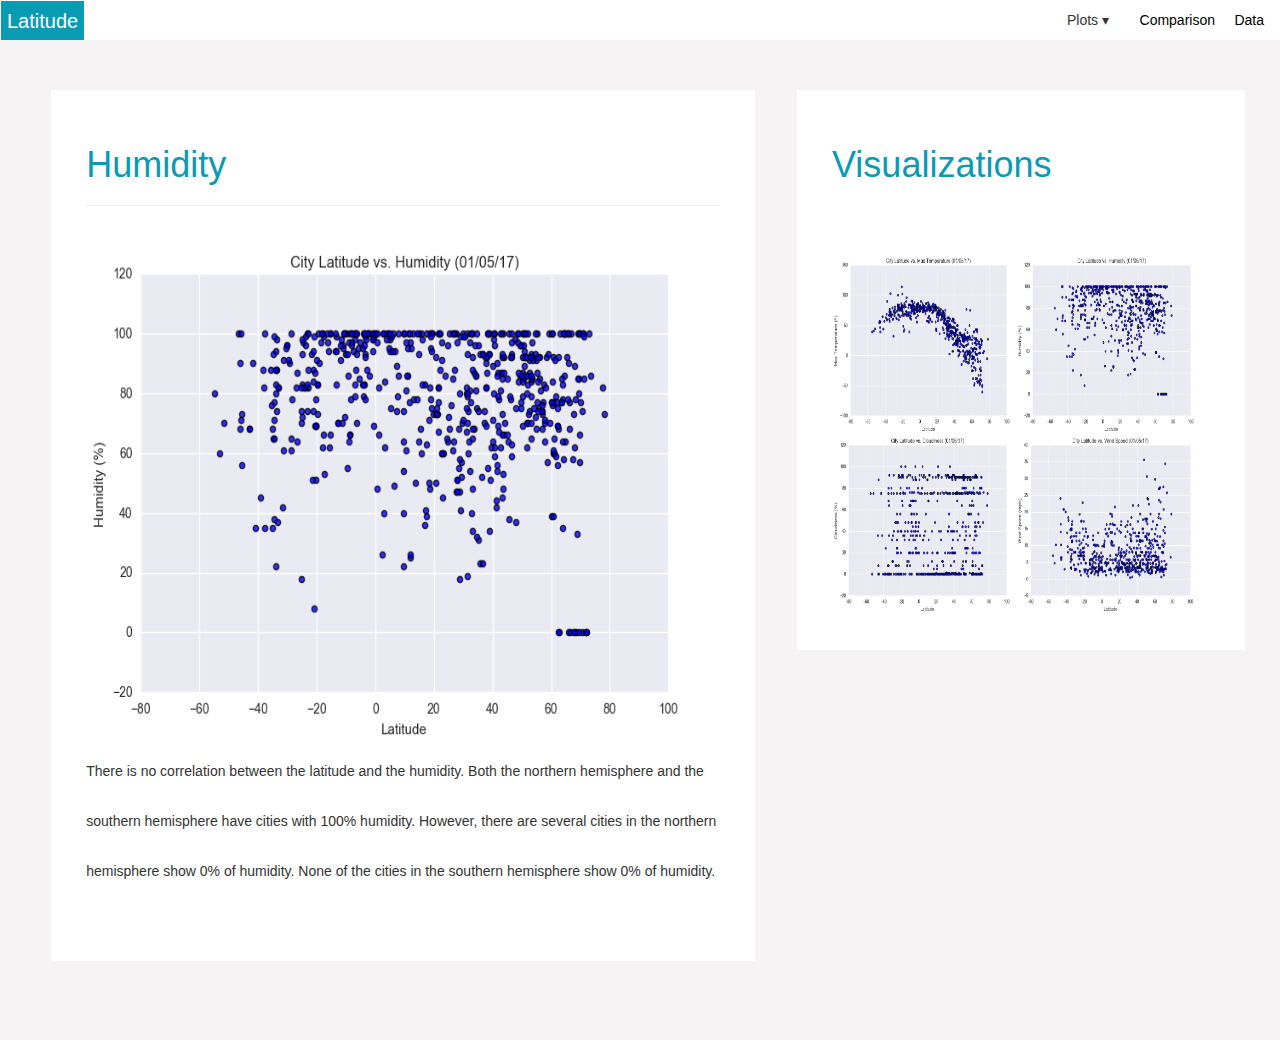
<file: Humidity.html>
<!DOCTYPE html>
<html lang="en">

<head>
  <meta charset="UTF-8">
  <title>WeatherPy humidity</title>
  <link rel="stylesheet"  href="styles.css" >
  <link rel="stylesheet" href="reset.css" >
  <link rel="stylesheet" href="https://cdnjs.cloudflare.com/ajax/libs/twitter-bootstrap/3.3.7/css/bootstrap.min.css" />
  <script src="https://cdnjs.cloudflare.com/ajax/libs/jquery/3.3.1/jquery.min.js"></script>
  <script src="https://cdnjs.cloudflare.com/ajax/libs/twitter-bootstrap/3.3.7/js/bootstrap.min.js"></script>
  
</head>

<body>
  
  <header class="header">
    <!-- set navbar -->
    <nav class="navbar">
      <a href="index.html" class="btn"><button class="leftbutton" href="index.html"  >Latitude</button></a> 
      <ul class="nav-menu">
        <li class="nav-item">
          <div class="dropdown">
           <!-- Link or button to toggle dropdown -->
            <button class="btn btn-light" data-toggle="dropdown" > Plots &#x25BE</button>
             <ul class="dropdown-menu" role="menu" aria-labelledby="dLabel" style="list-style-type:none;">
              <li><a href="Max Temperature.html">Max Temperature</a></li>
              <li><a  href="Humidity.html">Humidity</a></li>
              <li><a  href="Cloudiness.html">Cloudiness</a></li>
              <li><a  href="Wind Speed.html">Wind Speed</a></li>
             </ul>
          </div>
        </li>
        <li class="nav-item">
         <a href="Comparison.html"><button  class="btn rightbutton2 nav-item" style="color:black">Comparison</button></a>
        </li>
        <li class="nav-item">
         <a href="Data.html"><button class="btn rightbutton3 nav-item" style="color:black">Data</button></a>
        </li>
      </ul>
       <!-- set media query navbar -->
       <select id="nav-select" ></select>
       <!-- Link or button to toggle dropdown -->
       <button class="btn equal " data-toggle="dropdown" > <span class=" wrapper "><div class="element"></div></span></button>
       
       <ul class="dropdown-menu " role="menu" aria-labelledby="dLabel" style="list-style-type:none;">
         <li><a href="#" class="plot">Plots &#x25BE</a></li>
         <li><a href="Max Temperature.html" class="temp">Max Temperature</a></li>
         <li><a  href="Humidity.html" class="humi">Humidity</a></li>
         <li><a  href="Cloudiness.html" class="clou">Cloudiness</a></li>
         
         <li><a  href="Wind Speed.html" class="wind">Wind Speed</a></li>
         <li><a  href="Comparison.html" class="comp">Comparison</a></li>
         <li><a  href="Data.html" class="data">Data</a></li>
       </ul>      
    </nav>
  </header>
  
   
     
  
    
 
    <div >
      
      <figure class="box-1" ></figure>
      <figure class="box-2" >
        <header><h1 style="color: rgb(9,154,180)">Humidity</h1></header>
        
        <hr>
        <br>
        <img class="image" width="600" height="500"  src="assets/images/humiditymap.png" alt="temperaturemap" style="float:up">
        <p class="p1">There is no correlation between the latitude and the humidity. Both the northern hemisphere and the southern hemisphere have cities with 100% humidity. However, there are several cities in the northern hemisphere show 0% of humidity. None of the cities in the southern hemisphere show 0% of humidity.</p>
        <br>
            
      </figure>
<figure class="box-3" >
<header><h1 style="color: rgb(9, 154, 180);">Visualizations</h1></header>
<br>
<br>
<br>
<a href="Max Temperature.html"><img class="image" width ="180" height="180" src="assets/images/temperaturemap.png" alt="temperaturemap" style="float:left top"></a>
<a  href="Humidity.html" ><img class="image" width ="180" height="180" src="assets/images/humiditymap.png" alt="humiditymap" style="float:right top"></a>
<a  href="Cloudiness.html" ><img class="image" width ="180" height="180" src="assets/images/cloudymap.png" alt="cloudinessmap" style="float:left bottom"></a>
<a  href="Wind Speed.html"><img class="image" width ="180" height="180" src="assets/images/windmap.png" alt="windmap" style="float:right bottom"></a>
</figure>
    </div>
    

  </body>
</file>
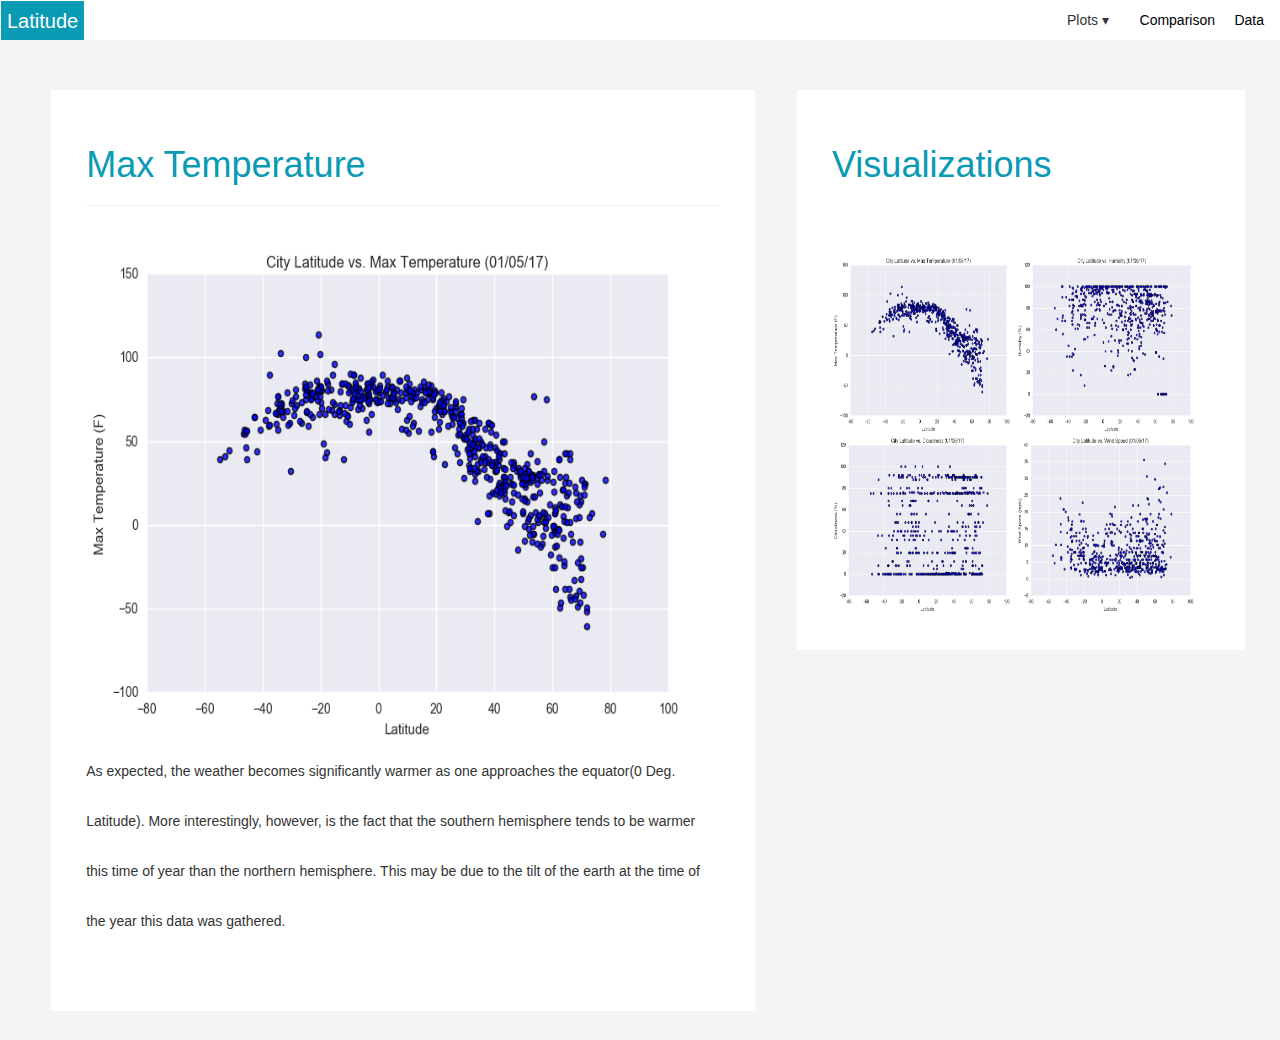
<file: Max Temperature.html>
<!DOCTYPE html>
<html lang="en">

<head>
  <meta charset="UTF-8">
  <title>WeatherPy max temperature</title>
  <link rel="stylesheet"  href="styles.css" >
  <link rel="stylesheet" href="reset.css" >
  <link rel="stylesheet" href="https://cdnjs.cloudflare.com/ajax/libs/twitter-bootstrap/3.3.7/css/bootstrap.min.css" />
  <script src="https://cdnjs.cloudflare.com/ajax/libs/jquery/3.3.1/jquery.min.js"></script>
  <script src="https://cdnjs.cloudflare.com/ajax/libs/twitter-bootstrap/3.3.7/js/bootstrap.min.js"></script>
  
</head>

<body>
  
  <header class="header">
    <!-- set navbar -->
    <nav class="navbar">
      <a href="index.html" class="btn"><button class="leftbutton" href="index.html"  >Latitude</button></a> 
      <ul class="nav-menu">
        <li class="nav-item">
          <div class="dropdown">
           <!-- Link or button to toggle dropdown -->
            <button class="btn btn-light" data-toggle="dropdown" > Plots &#x25BE</button>
             <ul class="dropdown-menu" role="menu" aria-labelledby="dLabel" style="list-style-type:none;">
              <li><a href="Max Temperature.html">Max Temperature</a></li>
              <li><a  href="Humidity.html">Humidity</a></li>
              <li><a  href="Cloudiness.html">Cloudiness</a></li>
              <li><a  href="Wind Speed.html">Wind Speed</a></li>
             </ul>
          </div>
        </li>
        <li class="nav-item">
         <a href="Comparison.html"><button  class="btn rightbutton2 nav-item" style="color:black">Comparison</button></a>
        </li>
        <li class="nav-item">
         <a href="Data.html"><button class="btn rightbutton3 nav-item" style="color:black">Data</button></a>
        </li>
      </ul>
       <!-- set media query navbar -->
       <select id="nav-select" ></select>
       <!-- Link or button to toggle dropdown -->
       <button class="btn equal " data-toggle="dropdown" > <span class=" wrapper "><div class="element"></div></span></button>
       
       <ul class="dropdown-menu " role="menu" aria-labelledby="dLabel" style="list-style-type:none;">
         <li><a href="#" class="plot">Plots &#x25BE</a></li>
         <li><a href="Max Temperature.html" class="temp">Max Temperature</a></li>
         <li><a  href="Humidity.html" class="humi">Humidity</a></li>
         <li><a  href="Cloudiness.html" class="clou">Cloudiness</a></li>
         
         <li><a  href="Wind Speed.html" class="wind">Wind Speed</a></li>
         <li><a  href="Comparison.html" class="comp">Comparison</a></li>
         <li><a  href="Data.html" class="data">Data</a></li>
       </ul>      
    </nav>
  </header>
  
   
     
  
    
 
    <div >
      
      <figure class="box-1" ></figure>
      <figure class="box-2" >
        <header><h1 style="color: rgb(9,154,180)">Max Temperature</h1></header>
        
        <hr>
        <br>
        <img class="image" width="600" height="500"  src="assets/images/temperaturemap.png" alt="temperaturemap" style="float:up">
        <p class="p1">As expected, the weather becomes significantly warmer as one approaches the equator(0 Deg. Latitude). More interestingly, however, is the fact that the southern hemisphere tends to be warmer this time of year than the northern hemisphere. This may be due to the tilt of the earth at the time of the year this data was gathered.</p>
        <br>
            
      </figure>
<figure class="box-3" >
<header><h1 style="color: rgb(9, 154, 180);">Visualizations</h1></header>
<br>
<br>
<br>
<a href="Max Temperature.html"><img class="image" width ="180" height="180" src="assets/images/temperaturemap.png" alt="temperaturemap" style="float:left top"></a>
<a  href="Humidity.html" ><img class="image" width ="180" height="180" src="assets/images/humiditymap.png" alt="humiditymap" style="float:right top"></a>
<a  href="Cloudiness.html" ><img class="image" width ="180" height="180" src="assets/images/cloudymap.png" alt="cloudinessmap" style="float:left bottom"></a>
<a  href="Wind Speed.html"><img class="image" width ="180" height="180" src="assets/images/windmap.png" alt="windmap" style="float:right bottom"></a>
</figure>
    </div>
    

  </body>
</file>
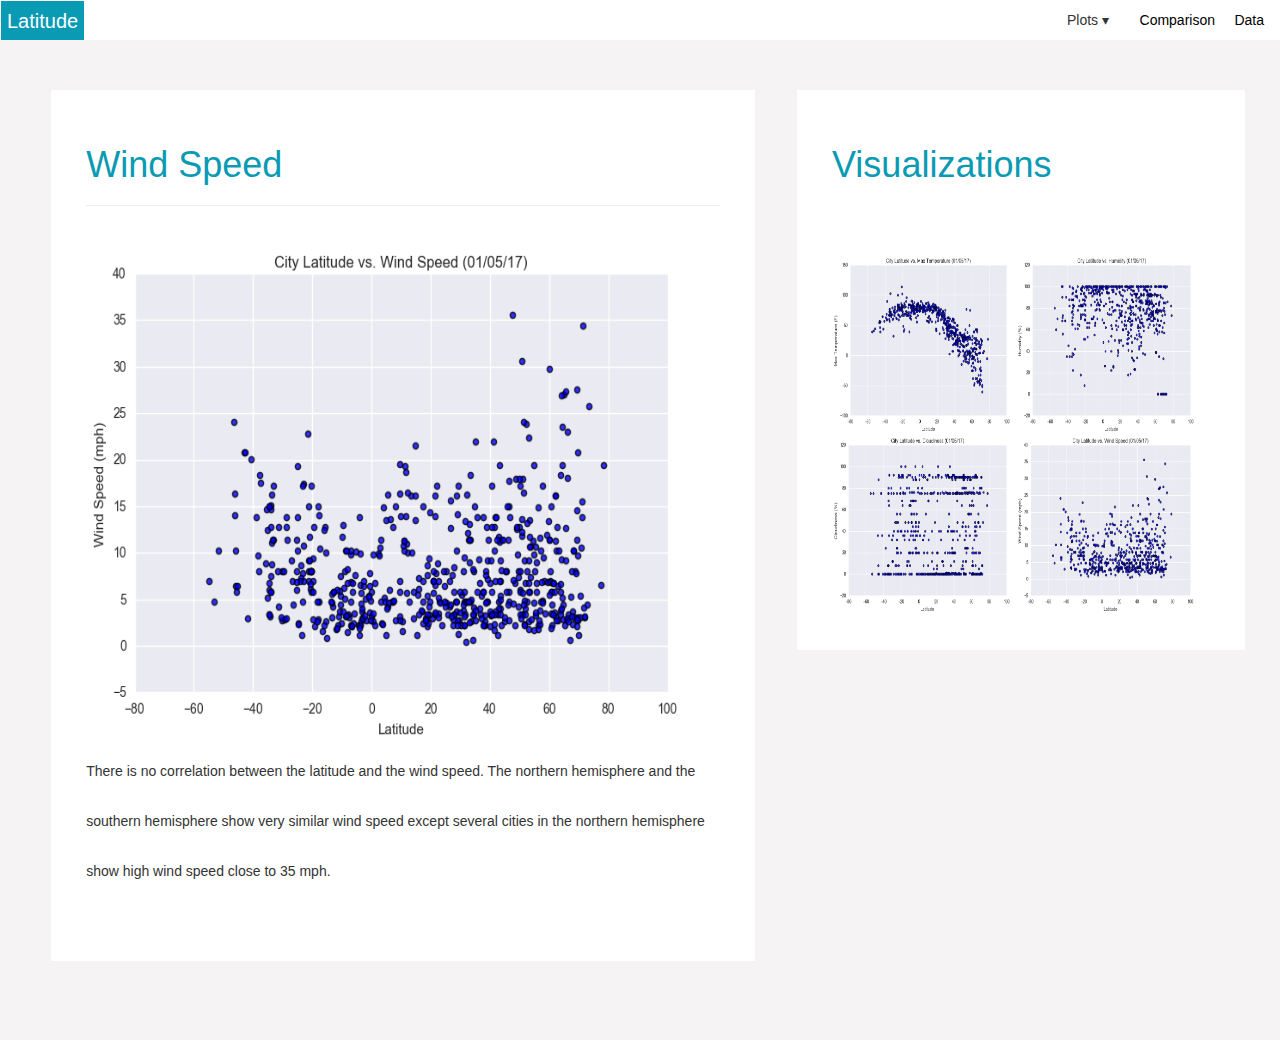
<file: Wind Speed.html>
<!DOCTYPE html>
<html lang="en">

<head>
  <meta charset="UTF-8">
  <title>WeatherPy wind speed</title>
  <link rel="stylesheet"  href="styles.css" >
  <link rel="stylesheet" href="reset.css" >
  <link rel="stylesheet" href="https://cdnjs.cloudflare.com/ajax/libs/twitter-bootstrap/3.3.7/css/bootstrap.min.css" />
  <script src="https://cdnjs.cloudflare.com/ajax/libs/jquery/3.3.1/jquery.min.js"></script>
  <script src="https://cdnjs.cloudflare.com/ajax/libs/twitter-bootstrap/3.3.7/js/bootstrap.min.js"></script>
  
</head>

<body>
  
  <header class="header">
    <!-- set navbar -->
    <nav class="navbar">
      <a href="index.html" class="btn"><button class="leftbutton" href="index.html"  >Latitude</button></a> 
      <ul class="nav-menu">
        <li class="nav-item">
          <div class="dropdown">
           <!-- Link or button to toggle dropdown -->
            <button class="btn btn-light" data-toggle="dropdown" > Plots &#x25BE</button>
             <ul class="dropdown-menu" role="menu" aria-labelledby="dLabel" style="list-style-type:none;">
              <li><a href="Max Temperature.html">Max Temperature</a></li>
              <li><a  href="Humidity.html">Humidity</a></li>
              <li><a  href="Cloudiness.html">Cloudiness</a></li>
              <li><a  href="Wind Speed.html">Wind Speed</a></li>
             </ul>
          </div>
        </li>
        <li class="nav-item">
         <a href="Comparison.html"><button  class="btn rightbutton2 nav-item" style="color:black">Comparison</button></a>
        </li>
        <li class="nav-item">
         <a href="Data.html"><button class="btn rightbutton3 nav-item" style="color:black">Data</button></a>
        </li>
      </ul>
       <!-- set media query navbar -->
       <select id="nav-select" ></select>
       <!-- Link or button to toggle dropdown -->
       <button class="btn equal " data-toggle="dropdown" > <span class=" wrapper "><div class="element"></div></span></button>
       
       <ul class="dropdown-menu " role="menu" aria-labelledby="dLabel" style="list-style-type:none;">
         <li><a href="#" class="plot">Plots &#x25BE</a></li>
         <li><a href="Max Temperature.html" class="temp">Max Temperature</a></li>
         <li><a  href="Humidity.html" class="humi">Humidity</a></li>
         <li><a  href="Cloudiness.html" class="clou">Cloudiness</a></li>
         
         <li><a  href="Wind Speed.html" class="wind">Wind Speed</a></li>
         <li><a  href="Comparison.html" class="comp">Comparison</a></li>
         <li><a  href="Data.html" class="data">Data</a></li>
       </ul>      
    </nav>
  </header>
     
  
    
 
    <div >
      
      <figure class="box-1" ></figure>
      <figure class="box-2" >
        <header><h1 style="color: rgb(9,154,180)">Wind Speed</h1></header>
        
        <hr>
        <br>
        <img class="image" width="600" height="500"  src="assets/images/windmap.png" alt="temperaturemap" style="float:up">
        <p class="p1">There is no correlation between the latitude and the wind speed. The northern hemisphere and the southern hemisphere show very similar wind speed except several cities in the northern hemisphere show high wind speed close to 35 mph.</p>
        <br>
            
      </figure>
<figure class="box-3" >
<header><h1 style="color: rgb(9, 154, 180);">Visualizations</h1></header>
<br>
<br>
<br>
<a href="Max Temperature.html"><img class="image" width ="180" height="180" src="assets/images/temperaturemap.png" alt="temperaturemap" style="float:left top"></a>
<a  href="Humidity.html" ><img class="image" width ="180" height="180" src="assets/images/humiditymap.png" alt="humiditymap" style="float:right top"></a>
<a  href="Cloudiness.html" ><img class="image" width ="180" height="180" src="assets/images/cloudymap.png" alt="cloudinessmap" style="float:left bottom"></a>
<a  href="Wind Speed.html"><img class="image" width ="180" height="180" src="assets/images/windmap.png" alt="windmap" style="float:right bottom"></a>
</figure>
    </div>
    

  </body>
</file>
<file: styles.css>
.btn:hover{
    background-color:grey;
}

    


.leftbutton{
    color: white;
    background: rgb(9, 154, 180);
    padding:none;
    margin:none;
    border:none;
    font-size:20px;
    vertical-align:middle;
    justify-content:center;
    position:absolute;
    left:0px;
    text-decoration: none;
    text-align:center;
    text-decoration:bold;
    height:40px;
    line-height:30px;
    align-items:center;
    font-family:sans-serif;
    top:0px;
}
    



    
.nav-item{
    position:absolute;
    float:right;
    top:1px;
    right:1px;
    z-index:1;
}
.btn{
    margin:none;
    background:none;
}
.dropdown{
    position:absolute;
    border:none;
    background:none;
    margin:none;
    padding:none;
    font-size:15px;
    float:right;
    top:1px;
    right:156px;
    font-family:sans-serif;
    z-index:1;
    outline:none;
    
    
}


.rightbutton2{
    
    border:none;
    background:none;
    font-size:15px;
    position:absolute;
    float:right;
    right:50px;
    
    font-family:sans-serif;
    
}
.rightbutton3{
    
    border:none;
    background:none;
    font-size:15px;
    position:absolute;
    right:1px;
   
    font-family:sans-serif;
    
}






.dropdown-menu {
    position:absolute;
  
    
    padding:15px;
    
    border:grey;
     
    z-index:1;
    border:none;
    background:none;
   
    }
    
.nav-select{
    display:none;
}   

.box-1{
    position:absolute;
    height:1000px;
    width:100%;
    background:rgb(245,243,243);
    top:40px;
}
.databox1{
    position:absolute;
    height:21000px;
    width:100%;
    background:rgb(245, 243, 243);
    top:40px;
    
    
}    
.comparisonbox1{
    position:absolute;
    height:100%;
    width:100%;
    background:rgb(245,243,243);
    top:40px;
    bottom:0px;
    min-height: 1000px;
}   
.box-2{
    position:absolute;
    top:10%;
    width:55%;
    left:4%;
    background:white;
   
    padding:35px;
    
    
}
.box-3{
    position:absolute;
    float:right;
    top:10%;
    width:35%;
    
    right:35px;
    background:white;
    padding:35px;
   
}

.h1{
    
    color:text-primary;
    font-family:sans-serif;
}
.p1{
    position:relative;
    font-size:14px;
    line-height:50px;
    font-family:sans-serif;
    
}
.comparisonbox2{
    position:absolute;
    left:2%;
    width:96%;
    height:900px;
    top:8%;
    background:white;
    padding:40px;
}
h3{color: rgb(9, 154, 180);
    text-align:left;
    text-decoration:bold;
    
    font-family:sans-serif;

}
.comparisonbox3{
    position:absolute;
    left:10%;
    width:80%;
    height:auto;
    top:8%;
    background:white;
    padding:40px;
    
}
    

@media(max-width:1000px)
{
.leftbutton{
    position:absolute;
    width:100%;
}
.box-1{
    display:none;
}    
.box-2{
        position:absolute;
        top:210px;
        left:0px;
        min-height:1000px;
         height:auto;
        width:100%;
       
}
.box-3{
    position:relative;
    float:bottom;
    bottom:0px;
    top:1800px;
    left:0px;
    width:100%;
}
.comparisonbox2{
    top:210px;
    
}
.comparisonbox3{
    top:210px;
}

.dropdown{
    width:100%;
}
.nav-item{
    display:none;
}

.nav-select{
    display:inline-block;
    width:100%;
}


.dropdown-menu{
    width:100%;
    border-width:100%;
    

}
.comparisonbox3{
    width:auto;
}

.btn.hover{
    background-color:grey;
    
    text-align:left;
    width:100%;

}

.btn{
    position:absolute;
    float:right;
    right:2px;
   
    float:top;
    top:0px;
    text-decoration:bold;
    cursor:pointer;
vertical-align:bottom;
border:1px solid;
width:100%;
}
.equal{
    position:absolute;
    float:right;
    float:top;
    right:2px;
   
    top:7px;
    text-decoration:bold;
    width:38px;
    height:25px;
    cursor:pointer;
    vertical-align:top;
       
}





.plot{
    width:100%;
}

.temp{
    position:relative;
    width:100%;
    left:10px;
}.humi{
    position:relative;
    width:100%;
    left:10px;
}
.clou{
    position:relative;
    width:100%;
    left:10px;
}
.wind{
    position:relative;
    width:100%;
    left:10px;
}

.wrapper {
    padding: 10px 8px;
    border: 1px solid  rgb(243, 240, 240);
    display: inline-block;
    position:absolute;
   top:0px;
    right:1px;
    border-radius:5px;
    
  }
  .element {
    background: red;
    width: 18px;
    height: 1px;
    box-shadow: 0 -5px 0 0 red, 0 5px 0 0 red;
  }
}
</file>
